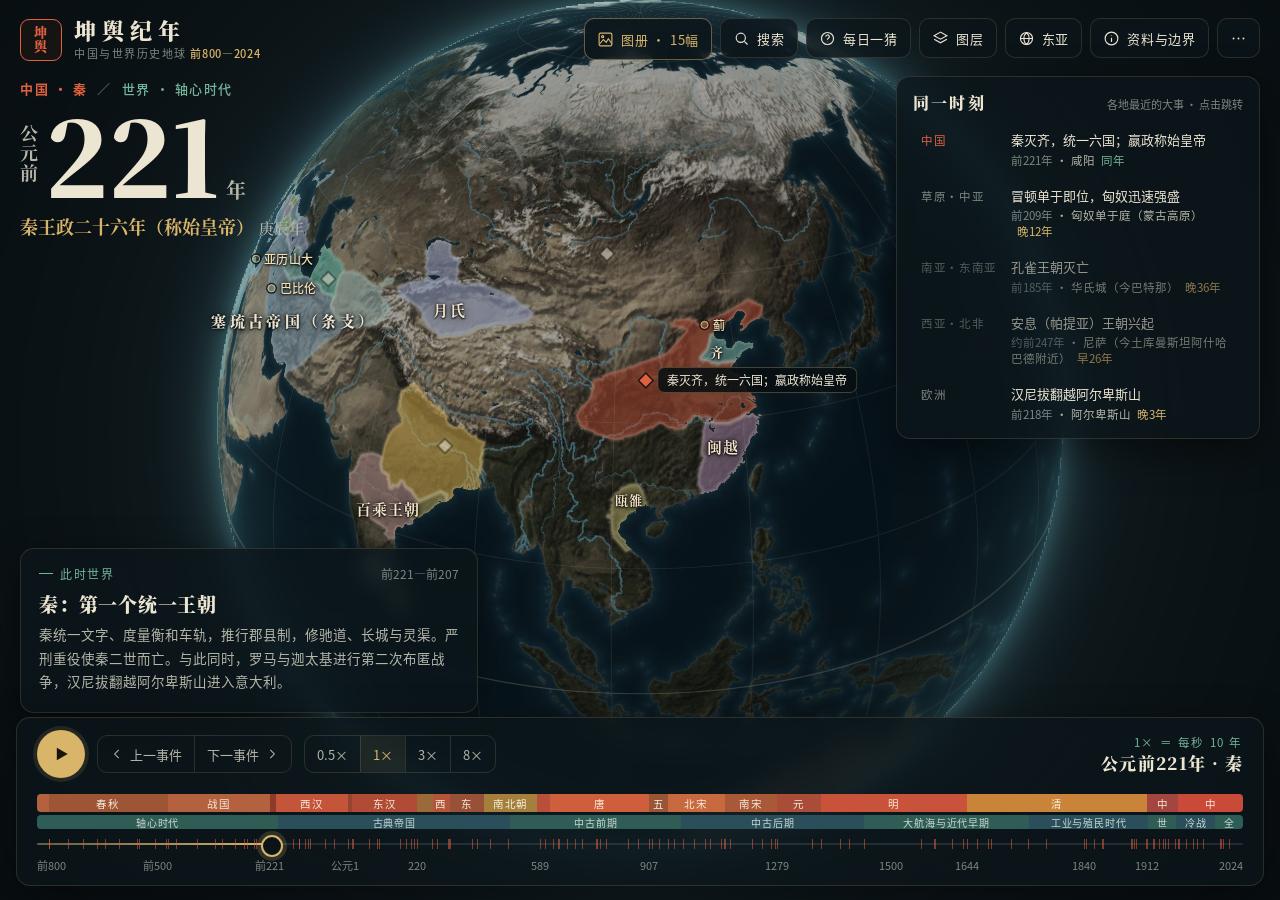
<file: index.html>
<!doctype html>
<html lang="zh-CN">
<head>
<meta charset="utf-8">
<meta name="viewport" content="width=device-width, initial-scale=1, viewport-fit=cover">
<title>坤舆纪年</title>
<meta name="description" content="以中国为主线的世界历史地球仪：公元前800年至2024年的政权疆域、中国纪年、同一时刻的世界大事，以及任意地点的归属履历。">
<meta property="og:title" content="坤舆纪年 · 中国与世界历史地球仪">
<meta property="og:description" content="转动地球，拖动时间轴，看同一时刻的世界。公元前800年—2024年。">
<meta property="og:image" content="assets/preview.jpg">
<meta name="theme-color" content="#0a1317">
<link rel="icon" href="assets/icon.svg" type="image/svg+xml">
<style>:root{padding-top:env(safe-area-inset-top,0px);padding-bottom:env(safe-area-inset-bottom,0px)}body{margin:0;font:14px system-ui}img{max-width:100%}[hidden]{display:none!important}</style>
<link rel="stylesheet" href="assets/fonts/fonts.css">
<style>
/* Layout: a full-bleed night globe; the year reads top-left like an atlas plate title, the timeline runs along the bottom edge as a scroll. */
:root {
  --ink: #0a1317;          /* 夜墨：页面底色 */
  --ink-2: #0f1b20;
  --panel: rgba(12, 22, 27, 0.80);
  --panel-solid: #101d22;
  --line: rgba(214, 186, 122, 0.16);
  --line-2: rgba(214, 186, 122, 0.30);
  --fg: #ece5d2;           /* 纸白 */
  --fg-2: #b5b6a8;
  --fg-3: #7d8681;
  --gold: #d9b56a;         /* 泥金：当前年份与强调 */
  --cinnabar: #e0603f;     /* 朱砂：中国主线 */
  --malachite: #74b39b;    /* 石绿：可操作元素 */
  --azurite: #5f8fb8;      /* 石青 */
  --shadow: 0 12px 40px rgba(0, 0, 0, 0.45);
  --serif: "Noto Serif SC", "Source Han Serif SC", "Songti SC", "STSong", serif;
  --sans: "Noto Sans SC", "Source Han Sans SC", "PingFang SC", "Microsoft YaHei", system-ui, sans-serif;
  color-scheme: dark;
}
html, body { height: 100%; }
body { background: var(--ink); color: var(--fg); font-family: var(--sans); overflow: hidden; -webkit-font-smoothing: antialiased; }
button { font: inherit; color: inherit; }
#app { position: fixed; inset: 0; }
#gl { position: absolute; inset: 0; width: 100%; height: 100%; display: block; touch-action: none; cursor: grab; }
#gl.dragging { cursor: grabbing; }
#labels { position: absolute; inset: 0; pointer-events: none; overflow: hidden; }
.lb { position: absolute; left: 0; top: 0; white-space: nowrap; font-family: var(--serif); color: var(--fg); text-shadow: 0 0 3px rgba(5,10,12,.95), 0 0 8px rgba(5,10,12,.8), 0 1px 2px rgba(0,0,0,.9); will-change: transform; transform: translate(-50%, -50%); }
.lb.pol { font-weight: 700; letter-spacing: .08em; }
.lb.pol.big { letter-spacing: .22em; font-weight: 900; }
.lb.cn { color: #f6e3c8; }
.lb.city { font-family: var(--sans); font-size: 11px; color: #e6d6ad; letter-spacing: .02em; display: flex; align-items: center; gap: 4px; transform: translate(-3px, -50%); }
.lb.city::before { content: ""; width: 5px; height: 5px; border-radius: 50%; background: var(--gold); box-shadow: 0 0 0 1.5px rgba(10,19,23,.85); flex: none; }
.lb.city.t1 { font-size: 12px; font-weight: 500; color: #f1dfb4; }
.lb.city.t1::before { width: 6px; height: 6px; background: transparent; border: 1.5px solid var(--gold); }

/* ---------- panels ---------- */
.panel { background: var(--panel); backdrop-filter: blur(10px) saturate(1.1); -webkit-backdrop-filter: blur(10px) saturate(1.1); border: 1px solid var(--line); border-radius: 14px; box-shadow: var(--shadow); }
.eyebrow { font-size: 11px; letter-spacing: .18em; color: var(--fg-3); text-transform: uppercase; }

.top-left { position: absolute; top: max(18px, env(safe-area-inset-top, 0px)); left: max(20px, env(safe-area-inset-left, 0px)); width: min(420px, calc(100vw - 40px)); display: flex; flex-direction: column; gap: 18px; pointer-events: none; }
.brand { display: flex; align-items: center; gap: 12px; pointer-events: auto; }
.seal { width: 40px; height: 40px; border-radius: 9px; border: 1.5px solid var(--cinnabar); color: var(--cinnabar); display: grid; place-items: center; font-family: var(--serif); font-weight: 900; font-size: 15px; line-height: 1; letter-spacing: 0; background: rgba(224,96,63,.06); flex: none; }
.seal span { display: block; writing-mode: vertical-rl; font-size: 13px; letter-spacing: .05em; }
.brand h1 { margin: 0; font-family: var(--serif); font-weight: 900; font-size: 22px; letter-spacing: .28em; line-height: 1.1; }
.brand p { margin: 3px 0 0; font-size: 11px; color: var(--fg-3); letter-spacing: .14em; }
.brand p b { color: var(--gold); font-weight: 500; letter-spacing: .06em; }

.yearbox { pointer-events: auto; }
.crumbs { display: flex; flex-wrap: wrap; align-items: baseline; gap: 6px 10px; font-size: 13px; letter-spacing: .12em; }
.crumbs .cn { color: var(--cinnabar); font-weight: 700; }
.crumbs .sep { color: var(--fg-3); }
.crumbs .wd { color: var(--malachite); font-weight: 500; }
.bigyear { display: flex; align-items: baseline; gap: 8px; margin-top: 6px; font-family: var(--serif); line-height: .95; }
.bigyear .pre { font-size: 18px; font-weight: 700; color: var(--fg-2); writing-mode: vertical-rl; letter-spacing: .1em; align-self: center; }
.bigyear .num { font-size: clamp(64px, 9vw, 104px); font-weight: 900; letter-spacing: -.01em; font-variant-numeric: tabular-nums lining-nums; color: var(--fg); }
.bigyear .unit { font-size: 20px; font-weight: 700; color: var(--fg-2); }
.reign { margin-top: 10px; font-family: var(--serif); font-size: 18px; font-weight: 700; color: var(--gold); line-height: 1.5; text-wrap: balance; }
.reign .gz { color: var(--fg-2); font-weight: 500; font-size: 15px; margin-left: .3em; white-space: nowrap; }
.coexist { margin-top: 4px; font-size: 12.5px; color: var(--fg-3); line-height: 1.6; max-width: 34em; }
.coexist b { color: var(--fg-2); font-weight: 500; }

/* card: 此时世界 */
.card { position: absolute; left: max(20px, env(safe-area-inset-left, 0px)); bottom: calc(var(--tl-h, 150px) + 18px); width: min(420px, calc(100vw - 40px)); padding: 16px 18px 18px; }
.card .head { display: flex; align-items: center; justify-content: space-between; gap: 10px; }
.card .tag { display: inline-flex; align-items: center; gap: 7px; font-size: 12px; color: var(--malachite); letter-spacing: .14em; }
.card .tag i { width: 14px; height: 1px; background: var(--malachite); display: inline-block; }
.card .range { font-size: 12px; color: var(--fg-3); font-variant-numeric: tabular-nums; }
.card h2 { margin: 8px 0 6px; font-family: var(--serif); font-size: 19px; font-weight: 900; letter-spacing: .04em; text-wrap: balance; }
.card p { margin: 0; font-size: 13.5px; line-height: 1.75; color: var(--fg-2); }

/* sync: 同一时刻 */
.sync { position: absolute; right: max(20px, env(safe-area-inset-right, 0px)); top: calc(max(18px, env(safe-area-inset-top, 0px)) + 58px); width: 340px; padding: 14px 6px 8px 16px; max-height: calc(100vh - var(--tl-h, 150px) - 120px); display: flex; flex-direction: column; }
.sync .head { display: flex; align-items: baseline; justify-content: space-between; padding-right: 10px; }
.sync h3 { margin: 0; font-family: var(--serif); font-size: 16px; font-weight: 900; letter-spacing: .14em; }
.sync .hint { font-size: 11px; color: var(--fg-3); }
.sync ol { list-style: none; margin: 8px 0 0; padding: 0 10px 0 0; overflow-y: auto; display: flex; flex-direction: column; gap: 2px; }
.ev { display: grid; grid-template-columns: 80px 1fr; gap: 2px 10px; width: 100%; text-align: left; background: none; border: 0; padding: 8px 8px; border-radius: 8px; cursor: pointer; }
.ev:hover, .ev:focus-visible { background: rgba(214,186,122,.07); outline: none; }
.ev:focus-visible { box-shadow: inset 0 0 0 1px var(--gold); }
.ev .rg { font-size: 11.5px; color: var(--fg-3); letter-spacing: .06em; padding-top: 2px; }
.ev .rg.cn { color: var(--cinnabar); }
.ev .tx { font-size: 13px; line-height: 1.5; color: var(--fg); }
.ev .yr { grid-column: 2; font-size: 11.5px; color: var(--fg-3); font-variant-numeric: tabular-nums; }
.ev .yr .d { color: var(--gold); margin-left: 6px; }
.ev.now .yr .d { color: var(--malachite); }
.ev.far { opacity: .62; }

/* toolbar */
.toolbar { position: absolute; top: max(18px, env(safe-area-inset-top, 0px)); right: max(20px, env(safe-area-inset-right, 0px)); display: flex; gap: 8px; }
.tbtn { height: 40px; min-width: 40px; padding: 0 12px; border-radius: 10px; border: 1px solid var(--line); background: var(--panel); backdrop-filter: blur(8px); -webkit-backdrop-filter: blur(8px); display: inline-flex; align-items: center; justify-content: center; gap: 7px; font-size: 13px; color: var(--fg); cursor: pointer; letter-spacing: .06em; }
.tbtn:hover { border-color: var(--line-2); }
.tbtn:focus-visible, .ctl:focus-visible, .chip:focus-visible { outline: 2px solid var(--gold); outline-offset: 2px; }
.tbtn[aria-pressed="true"] { border-color: var(--gold); color: var(--gold); }
.tbtn svg { width: 17px; height: 17px; stroke: currentColor; fill: none; stroke-width: 1.6; }

.gallerylink { text-decoration:none; color:var(--gold); border-color:rgba(199,166,106,.5); }
/* layers */
.layers { position: absolute; top: calc(max(18px, env(safe-area-inset-top, 0px)) + 52px); right: max(20px, env(safe-area-inset-right, 0px)); width: 320px; padding: 16px 18px; z-index: 5; max-height: calc(100vh - var(--tl-h,150px) - 100px); overflow-y: auto; }
.layers h3, .place h3 { margin: 0 0 4px; font-family: var(--serif); font-size: 16px; font-weight: 900; letter-spacing: .12em; }
.row { display: flex; align-items: center; justify-content: space-between; gap: 12px; padding: 10px 0; border-bottom: 1px solid var(--line); font-size: 13.5px; }
.row:last-of-type { border-bottom: 0; }
.row small { display: block; color: var(--fg-3); font-size: 11.5px; margin-top: 2px; line-height: 1.45; }
.sw { appearance: none; -webkit-appearance: none; width: 36px; height: 20px; border-radius: 20px; background: #26343a; position: relative; cursor: pointer; flex: none; transition: background .2s; }
.sw::after { content: ""; position: absolute; top: 3px; left: 3px; width: 14px; height: 14px; border-radius: 50%; background: var(--fg-2); transition: transform .2s, background .2s; }
.sw:checked { background: rgba(116,179,155,.45); }
.sw:checked::after { transform: translateX(16px); background: var(--fg); }
.sw:focus-visible { outline: 2px solid var(--gold); outline-offset: 2px; }
input[type="range"].op { width: 100%; accent-color: var(--malachite); }
.legend { margin-top: 10px; display: grid; grid-template-columns: 1fr 1fr; gap: 6px 10px; font-size: 12px; color: var(--fg-2); }
.legend span { display: flex; align-items: center; gap: 7px; }
.legend i { width: 12px; height: 12px; border-radius: 3px; flex: none; }
.legend-note { margin-top: 10px; font-size: 11.5px; color: var(--fg-3); line-height: 1.6; }

/* place */
.place { position: absolute; right: max(20px, env(safe-area-inset-right, 0px)); top: calc(max(18px, env(safe-area-inset-top, 0px)) + 52px); width: 340px; padding: 16px 8px 10px 18px; z-index: 6; max-height: calc(100vh - var(--tl-h,150px) - 100px); display: flex; flex-direction: column; }
.place .x { position: absolute; top: 10px; right: 10px; width: 30px; height: 30px; border-radius: 8px; border: 0; background: none; color: var(--fg-2); cursor: pointer; font-size: 18px; line-height: 1; }
.place .x:hover { color: var(--fg); background: rgba(255,255,255,.05); }
.place .coord { font-size: 12px; color: var(--fg-3); font-variant-numeric: tabular-nums; padding-right: 32px; }
.place .now { margin: 10px 10px 4px 0; padding: 10px 12px; border-radius: 10px; background: rgba(214,186,122,.06); border: 1px solid var(--line); font-size: 13px; color: var(--fg-2); }
.place .now b { font-family: var(--serif); font-size: 17px; color: var(--fg); font-weight: 900; letter-spacing: .06em; }
.place .now .mem { display: block; margin-top: 3px; font-size: 12px; color: var(--fg-3); }
.place .note { margin: 6px 10px 2px 0; font-size: 11.5px; line-height: 1.65; color: var(--fg-3); border-left: 2px solid var(--gold); padding-left: 9px; }
.place ol { list-style: none; margin: 8px 0 0; padding: 0 10px 0 0; overflow-y: auto; }
.hist { display: grid; grid-template-columns: 10px 1fr auto; align-items: baseline; gap: 10px; width: 100%; background: none; border: 0; text-align: left; padding: 6px 6px; border-radius: 7px; cursor: pointer; font-size: 13px; color: var(--fg-2); }
.hist i { width: 10px; height: 10px; border-radius: 2px; align-self: center; }
.hist .y { font-size: 11.5px; color: var(--fg-3); font-variant-numeric: tabular-nums; white-space: nowrap; }
.hist:hover { background: rgba(214,186,122,.07); color: var(--fg); }
.hist.cur { color: var(--fg); background: rgba(214,186,122,.10); }
.hist.cur .y { color: var(--gold); }
.empty { font-size: 12.5px; color: var(--fg-3); line-height: 1.7; padding: 8px 10px 8px 0; }

/* tooltip */
.tip { position: absolute; pointer-events: none; padding: 6px 10px; border-radius: 8px; background: rgba(8,15,18,.92); border: 1px solid var(--line-2); font-size: 12.5px; color: var(--fg); transform: translate(14px, 14px); white-space: nowrap; z-index: 7; }
.tip b { font-family: var(--serif); font-weight: 900; letter-spacing: .05em; }
.tip span { color: var(--fg-3); margin-left: 8px; font-variant-numeric: tabular-nums; }

/* ---------- timeline ---------- */
.timeline { position: absolute; left: max(16px, env(safe-area-inset-left, 0px)); right: max(16px, env(safe-area-inset-right, 0px)); bottom: max(14px, env(safe-area-inset-bottom, 0px)); padding: 12px 20px 12px; }
.tl-top { display: flex; align-items: center; gap: 12px; flex-wrap: wrap; }
.play { width: 48px; height: 48px; border-radius: 50%; border: 0; background: var(--gold); color: #1a1408; display: grid; place-items: center; cursor: pointer; flex: none; box-shadow: 0 0 0 4px rgba(217,181,106,.12); }
.play svg { width: 20px; height: 20px; fill: currentColor; }
.play:focus-visible { outline: 2px solid var(--fg); outline-offset: 3px; }
.ctlgroup { display: inline-flex; border: 1px solid var(--line); border-radius: 10px; overflow: hidden; }
.ctl { height: 36px; padding: 0 12px; background: none; border: 0; color: var(--fg-2); cursor: pointer; font-size: 13px; display: inline-flex; align-items: center; gap: 6px; }
.ctl + .ctl { border-left: 1px solid var(--line); }
.ctl:hover { color: var(--fg); background: rgba(255,255,255,.03); }
.ctl[aria-pressed="true"] { color: var(--gold); background: rgba(217,181,106,.08); }
.ctl svg { width: 14px; height: 14px; stroke: currentColor; fill: none; stroke-width: 1.8; }
.tl-now { margin-left: auto; text-align: right; min-width: 0; }
.tl-now .a { font-size: 11.5px; color: var(--malachite); letter-spacing: .14em; }
.tl-now .b { font-family: var(--serif); font-size: 17px; font-weight: 900; letter-spacing: .08em; white-space: nowrap; overflow: hidden; text-overflow: ellipsis; }
.track-wrap { position: relative; margin-top: 12px; padding-top: 4px; touch-action: none; cursor: pointer; user-select: none; -webkit-user-select: none; }
.band { position: relative; height: 18px; border-radius: 4px; overflow: hidden; }
.band + .band { margin-top: 3px; }
.band .seg { position: absolute; top: 0; bottom: 0; display: flex; align-items: center; justify-content: center; overflow: hidden; font-size: 10.5px; letter-spacing: .08em; color: rgba(255,248,232,.92); white-space: nowrap; }
.band.wd { height: 14px; }
.band.wd .seg { font-size: 10px; color: rgba(230,240,235,.85); }
.rail { position: relative; height: 22px; margin-top: 4px; }
.rail .line { position: absolute; left: 0; right: 0; top: 10px; height: 2px; background: rgba(255,255,255,.10); border-radius: 2px; }
.rail .fill { position: absolute; left: 0; top: 10px; height: 2px; background: linear-gradient(90deg, rgba(217,181,106,.35), var(--gold)); border-radius: 2px; }
.rail .evt { position: absolute; top: 6px; width: 1px; height: 10px; background: rgba(224,96,63,.55); }
.rail .knob { position: absolute; top: 11px; width: 18px; height: 18px; margin: -9px 0 0 -9px; border-radius: 50%; background: var(--ink); border: 2px solid var(--gold); box-shadow: 0 0 0 4px rgba(217,181,106,.18); }
.track-wrap:focus-visible { outline: 2px solid var(--gold); outline-offset: 4px; border-radius: 6px; }
.ticks { position: relative; height: 16px; margin-top: 2px; font-size: 11px; color: var(--fg-3); font-variant-numeric: tabular-nums; }
.ticks span { position: absolute; transform: translateX(-50%); white-space: nowrap; }
.ticks span:first-child { transform: none; }
.ticks span:last-child { transform: translateX(-100%); }

/* ---------- about ---------- */
.about-back { position: absolute; inset: 0; background: rgba(4,8,10,.62); z-index: 20; display: flex; align-items: flex-start; justify-content: center; overflow-y: auto; padding-block: max(24px, env(safe-area-inset-top, 0px)) 24px; padding-left: max(16px, env(safe-area-inset-left, 0px)); padding-right: max(16px, env(safe-area-inset-right, 0px)); }
.about { position: relative; width: min(860px, 100%); background: var(--panel-solid); padding: 28px 32px 26px; border-radius: 16px; border: 1px solid var(--line); box-shadow: var(--shadow); }
.about .x { position: absolute; top: 14px; right: 14px; width: 36px; height: 36px; border-radius: 9px; border: 0; background: none; color: var(--fg-2); cursor: pointer; font-size: 22px; }
.about .x:hover { background: rgba(255,255,255,.05); color: var(--fg); }
.about h2 { margin: 6px 0 0; font-family: var(--serif); font-size: 26px; font-weight: 900; letter-spacing: .1em; }
.about .lead { margin: 18px 0 6px; padding-top: 18px; border-top: 1px solid var(--line); }
.about .lead b { display: block; font-family: var(--serif); color: var(--gold); font-size: 16px; margin-bottom: 6px; }
.about .lead p { margin: 0; color: var(--fg-2); font-size: 14px; line-height: 1.8; max-width: 46em; }
.about dl { margin: 10px 0 0; }
.about .item { display: grid; grid-template-columns: 9em 1fr; gap: 6px 24px; padding: 16px 0; border-top: 1px solid var(--line); }
.about dt { font-family: var(--serif); font-weight: 700; font-size: 14.5px; }
.about dd { margin: 0; font-size: 13.5px; line-height: 1.85; color: var(--fg-2); min-width: 0; }
.about dd b { color: var(--fg); font-weight: 500; }
.about .links { display: flex; flex-wrap: wrap; gap: 10px 18px; padding-top: 16px; border-top: 1px solid var(--line); }
.about .links a { color: var(--malachite); font-size: 13px; text-decoration: none; }
.about .links a:hover { text-decoration: underline; }
.about .foot { margin-top: 16px; font-size: 12px; color: var(--fg-3); }

/* ---------- events on the globe ---------- */
.evm { position: absolute; left: 0; top: 0; pointer-events: auto; background: none; border: 0; padding: 0; margin: 0; cursor: pointer; display: flex; align-items: center; gap: 7px; white-space: nowrap; font-family: var(--sans); color: #f3ead6; will-change: transform; }
.evm i { width: 9px; height: 9px; flex: none; position: relative; transform: rotate(45deg); background: #f3ead6; box-shadow: 0 0 0 1.5px rgba(10,19,23,.9), 0 0 9px rgba(243,234,214,.55); }
.evm.cn { color: var(--cinnabar); }
.evm.cn i { background: var(--cinnabar); box-shadow: 0 0 0 1.5px rgba(10,19,23,.9), 0 0 10px rgba(224,96,63,.8); }
.evm.far { opacity: .5; }
.evm span { display: none; font-size: 12px; line-height: 1; padding: 6px 9px; border-radius: 7px; background: rgba(8,15,18,.88); border: 1px solid var(--line-2); color: var(--fg); max-width: 26em; overflow: hidden; text-overflow: ellipsis; }
.evm.r span, .evm.l span { display: block; }
.evm.l { flex-direction: row-reverse; }
.evm.hot i::after { content: ""; position: absolute; inset: -7px; border: 1.5px solid currentColor; border-radius: 50%; opacity: 0; animation: evpulse 1.8s ease-out infinite; }
@keyframes evpulse { 0% { transform: scale(.35); opacity: .9; } 100% { transform: scale(1.5); opacity: 0; } }
.ev .yr .pl { color: var(--fg-2); }
.ev .yr .d { white-space: nowrap; }

/* ---------- search ---------- */
.search { position: absolute; top: max(18px, env(safe-area-inset-top, 0px)); left: 50%; transform: translateX(-50%); width: min(560px, calc(100vw - 24px)); z-index: 12; padding: 10px; display: flex; flex-direction: column; max-height: calc(100vh - var(--tl-h, 150px) - 60px); }
.search .q { display: flex; align-items: center; gap: 8px; padding: 0 6px 0 10px; height: 44px; border-radius: 10px; background: rgba(255,255,255,.05); border: 1px solid var(--line); }
.search .q:focus-within { border-color: var(--gold); }
.search .q svg { width: 18px; height: 18px; stroke: var(--fg-3); fill: none; stroke-width: 1.7; flex: none; }
.search input { flex: 1; min-width: 0; height: 100%; background: none; border: 0; outline: none; color: var(--fg); font: 15px var(--sans); }
.search input::placeholder { color: var(--fg-3); }
.search .x { width: 32px; height: 32px; border-radius: 8px; border: 0; background: none; color: var(--fg-2); cursor: pointer; font-size: 18px; flex: none; }
.search .x:hover { color: var(--fg); background: rgba(255,255,255,.05); }
.search ol { list-style: none; margin: 8px 0 0; padding: 0; overflow-y: auto; }
.sr { display: grid; grid-template-columns: 44px 1fr; align-items: baseline; gap: 2px 10px; width: 100%; text-align: left; background: none; border: 0; padding: 8px; border-radius: 8px; cursor: pointer; }
.sr:hover, .sr.on { background: rgba(214,186,122,.09); }
.sr .tg { font-size: 11px; color: var(--malachite); letter-spacing: .08em; }
.sr .tg.cn { color: var(--cinnabar); }
.sr .nm { font-family: var(--serif); font-weight: 700; font-size: 15px; color: var(--fg); }
.sr .sub { grid-column: 2; font-size: 12px; color: var(--fg-3); font-variant-numeric: tabular-nums; line-height: 1.5; }
.search .hint { margin: 10px 4px 4px; font-size: 12px; color: var(--fg-3); line-height: 1.9; }
.chip { display: inline-block; margin: 0 6px 6px 0; padding: 3px 10px; border-radius: 20px; border: 1px solid var(--line-2); background: none; color: var(--fg-2); font-size: 12.5px; cursor: pointer; }
.chip:hover { color: var(--fg); border-color: var(--gold); }

/* ---------- more menu / favourites ---------- */
.menu { position: absolute; top: calc(max(18px, env(safe-area-inset-top, 0px)) + 52px); right: max(20px, env(safe-area-inset-right, 0px)); width: 300px; padding: 8px; z-index: 6; max-height: calc(100vh - var(--tl-h,150px) - 100px); overflow-y: auto; }
.mi { display: flex; align-items: center; gap: 10px; width: 100%; padding: 10px 10px; border: 0; background: none; border-radius: 8px; text-align: left; font-size: 13.5px; color: var(--fg); cursor: pointer; text-decoration: none; }
.mi:hover { background: rgba(214,186,122,.08); }
.mi small { margin-left: auto; color: var(--fg-3); font-size: 11.5px; }
.mi svg { width: 17px; height: 17px; stroke: var(--fg-2); fill: none; stroke-width: 1.6; flex: none; }
.menu h4 { margin: 8px 10px 4px; padding-top: 10px; border-top: 1px solid var(--line); font-size: 11px; font-weight: 500; letter-spacing: .16em; color: var(--fg-3); }
.fav { display: flex; align-items: center; }
.fav .mi { font-size: 13px; padding: 8px 10px; color: var(--fg-2); min-width: 0; }
.fav .mi span { overflow: hidden; text-overflow: ellipsis; white-space: nowrap; }
.fav .del { width: 30px; height: 30px; flex: none; border: 0; background: none; color: var(--fg-3); border-radius: 7px; cursor: pointer; font-size: 16px; }
.fav .del:hover { color: var(--cinnabar); background: rgba(255,255,255,.05); }
.narrow { display: none; }
.pbtn { margin: 8px 10px 2px 0; height: 34px; padding: 0 12px; border-radius: 9px; border: 1px solid var(--line-2); background: none; color: var(--malachite); font-size: 12.5px; cursor: pointer; align-self: flex-start; flex: none; }
.pbtn:hover { border-color: var(--malachite); }
.toast { position: absolute; left: 50%; bottom: calc(var(--tl-h, 150px) + 34px); transform: translateX(-50%); padding: 9px 16px; border-radius: 22px; background: rgba(8,15,18,.94); border: 1px solid var(--line-2); font-size: 13px; color: var(--fg); z-index: 40; pointer-events: none; opacity: 0; transition: opacity .25s; white-space: nowrap; max-width: calc(100vw - 32px); overflow: hidden; text-overflow: ellipsis; }
.toast.on { opacity: 1; }

/* ---------- daily guess ---------- */
.guesshead { pointer-events: none; text-shadow: 0 0 3px rgba(5,10,12,.95), 0 0 9px rgba(5,10,12,.85), 0 1px 2px rgba(0,0,0,.9); }
.guesshead h2 { margin: 8px 0 6px; font-family: var(--serif); font-weight: 900; font-size: clamp(26px, 3.4vw, 38px); letter-spacing: .06em; line-height: 1.2; }
.guesshead p { margin: 0; font-size: 13px; line-height: 1.75; color: var(--fg-2); max-width: 30em; }
.guesshead .eyebrow { color: var(--gold); }
.tries { list-style: none; margin: 12px 0 0; padding: 0; display: flex; flex-direction: column; gap: 5px; }
.tries li { display: flex; align-items: center; gap: 9px; font-size: 13px; color: var(--fg-2); font-variant-numeric: tabular-nums; }
.tries li b { font-family: var(--serif); font-weight: 700; color: var(--fg); min-width: 6.2em; }
.tries i, .gmark { width: 12px; height: 12px; border-radius: 3px; flex: none; background: #7a2f2a; }
.tries i.k1, .gmark.k1 { background: #c0672f; } .tries i.k2, .gmark.k2 { background: #d9b56a; } .tries i.k3, .gmark.k3 { background: #74b39b; } .tries i.k4, .gmark.k4 { background: #f3ead6; box-shadow: 0 0 0 2px var(--malachite); }
.tl-guess { display: flex; align-items: center; gap: 12px; flex-wrap: wrap; }
.gyear { min-width: 9.5em; text-align: center; line-height: 1.2; }
.gyear b { display: block; font-family: var(--serif); font-size: 22px; font-weight: 900; font-variant-numeric: tabular-nums; letter-spacing: .04em; }
.gyear span { font-size: 11.5px; color: var(--cinnabar); letter-spacing: .12em; }
.gbtn { height: 40px; padding: 0 18px; border-radius: 10px; border: 0; background: var(--gold); color: #1a1408; font-size: 14px; font-weight: 700; cursor: pointer; letter-spacing: .06em; }
.gbtn:disabled { opacity: .45; cursor: default; }
.gbtn.ghost { background: none; color: var(--fg); border: 1px solid var(--line-2); font-weight: 500; }
.gbtn:focus-visible { outline: 2px solid var(--fg); outline-offset: 2px; }
.tl-guess .sp { margin-left: auto; }
.gmark { position: absolute; top: 5px; margin-left: -6px; }
.gcard { position: relative; width: min(520px, 100%); background: var(--panel-solid); padding: 26px 28px 24px; border-radius: 16px; border: 1px solid var(--line); box-shadow: var(--shadow); margin-top: 6vh; }
.gcard .x, .hcard .x { position: absolute; top: 12px; right: 12px; width: 36px; height: 36px; border-radius: 9px; border: 0; background: none; color: var(--fg-2); cursor: pointer; font-size: 22px; }
.gcard .x:hover, .hcard .x:hover { background: rgba(255,255,255,.05); color: var(--fg); }
.gcard h2, .hcard h2 { margin: 6px 0 0; font-family: var(--serif); font-size: 26px; font-weight: 900; letter-spacing: .08em; }
.gans { margin: 16px 0 0; padding: 14px 16px; border-radius: 12px; background: rgba(214,186,122,.07); border: 1px solid var(--line); }
.gans b { display: block; font-family: var(--serif); font-size: 30px; font-weight: 900; font-variant-numeric: tabular-nums; }
.gans span { font-family: var(--serif); font-weight: 700; color: var(--gold); font-size: 15px; }
.gcard p { margin: 12px 0 0; font-size: 13px; line-height: 1.75; color: var(--fg-2); }
.gcard p b { color: var(--fg); font-family: var(--serif); }
.gstats { margin-top: 14px; padding-top: 12px; border-top: 1px solid var(--line); font-size: 12.5px; color: var(--fg-3); }
.gbtns { display: flex; flex-wrap: wrap; gap: 10px; margin-top: 18px; }

/* ---------- hometown poster ---------- */
.hcard { position: relative; width: min(620px, 100%); background: var(--panel-solid); padding: 26px 28px 24px; border-radius: 16px; border: 1px solid var(--line); box-shadow: var(--shadow); }
.hcard p { margin: 10px 0 0; font-size: 13px; line-height: 1.75; color: var(--fg-2); }
.hcard label { display: block; margin: 16px 0 6px; font-size: 12px; color: var(--fg-3); letter-spacing: .1em; }
.hcard input[type="text"], .hcard input[type="number"] { width: 100%; box-sizing: border-box; height: 42px; padding: 0 12px; border-radius: 10px; border: 1px solid var(--line-2); background: rgba(255,255,255,.04); color: var(--fg); font: 15px var(--sans); outline: none; }
.hcard input:focus { border-color: var(--gold); }
.hrow { display: grid; grid-template-columns: 1fr 1fr; gap: 0 14px; }
.hsug { display: flex; flex-wrap: wrap; margin-top: 8px; min-height: 4px; }
.hpick { margin-top: 6px; font-size: 13px; color: var(--gold); min-height: 1.4em; }
.hcard .small { font-size: 11.5px; color: var(--fg-3); line-height: 1.7; }
.hout { margin-top: 18px; }
.hout img { display: block; width: 100%; border-radius: 10px; border: 1px solid var(--line); }

body.guessing .yearbox, body.guessing .card, body.guessing .sync, body.guessing .mtabs, body.guessing .toolbar, body.guessing .tl-top,
body.guessing .place, body.guessing .layers, body.guessing .menu, body.guessing .search { display: none !important; }
body:not(.guessing) .guesshead, body:not(.guessing) .tl-guess, body:not(.guessing) #gMarks { display: none !important; }

/* loading / error */
.loading { position: absolute; inset: 0; display: grid; place-items: center; background: var(--ink); z-index: 30; transition: opacity .5s; }
.loading.done { opacity: 0; pointer-events: none; }
.loading .box { text-align: center; }
.loading .t { font-family: var(--serif); font-size: 26px; font-weight: 900; letter-spacing: .4em; padding-left: .4em; }
.loading .s { margin-top: 14px; font-size: 12.5px; color: var(--fg-3); letter-spacing: .1em; font-variant-numeric: tabular-nums; }
.loading .bar { margin: 14px auto 0; width: 200px; height: 2px; background: rgba(255,255,255,.08); border-radius: 2px; overflow: hidden; }
.loading .bar i { display: block; height: 100%; width: 0; background: var(--gold); transition: width .2s; }

/* mobile tabs for card/sync */
.mtabs { display: none; }

@media (max-width: 1180px) {
  .tbtn .lbl { display: none; }
}
@media (max-width: 1100px) {
  .sync { width: 300px; }
}
@media (max-width: 860px) {
  .top-left { gap: 10px; width: calc(100vw - 32px); left: max(16px, env(safe-area-inset-left, 0px)); top: max(12px, env(safe-area-inset-top, 0px)); }
  .brand h1 { font-size: 18px; }
  .brand p { display: none; }
  .seal { width: 34px; height: 34px; }
  .bigyear .num { font-size: 56px; }
  .bigyear .pre { font-size: 14px; }
  .bigyear .unit { font-size: 16px; }
  .reign { font-size: 15px; margin-top: 6px; }
  .coexist { display: none; }
  .toolbar { top: max(12px, env(safe-area-inset-top, 0px)); right: max(16px, env(safe-area-inset-right, 0px)); gap: 6px; }
  .tbtn .lbl { display: none; }
  .tbtn { height: 36px; min-width: 36px; padding: 0 9px; }
  .card, .sync { display: none; }
  .mtabs { display: block; position: absolute; left: max(12px, env(safe-area-inset-left, 0px)); right: max(12px, env(safe-area-inset-right, 0px)); bottom: calc(var(--tl-h, 150px) + 10px); padding: 0; overflow: hidden; }
  .mtabs .tabs { display: flex; border-bottom: 1px solid var(--line); }
  .mtabs .tabs button { flex: 1; height: 38px; background: none; border: 0; color: var(--fg-3); font-size: 13px; letter-spacing: .1em; cursor: pointer; }
  .mtabs .tabs button[aria-selected="true"] { color: var(--gold); box-shadow: inset 0 -2px 0 var(--gold); }
  .mtabs .tabs .fold { flex: 0 0 44px; font-size: 16px; color: var(--fg-2); }
  .mtabs .body { padding: 10px 14px 12px; max-height: 32vh; overflow-y: auto; }
  .mtabs.folded .body { display: none; }
  .mtabs h2 { margin: 0 0 4px; font-family: var(--serif); font-size: 16px; font-weight: 900; }
  .mtabs p { margin: 0; font-size: 13px; line-height: 1.7; color: var(--fg-2); }
  .mtabs ol { list-style: none; margin: 0; padding: 0; }
  .layers, .place, .menu { left: max(12px, env(safe-area-inset-left, 0px)); right: max(12px, env(safe-area-inset-right, 0px)); width: auto; top: auto; bottom: calc(var(--tl-h, 150px) + 10px); max-height: 52vh; }
  .tbtn.wide { display: none; }
  .narrow { display: flex; }
  .search { top: max(8px, env(safe-area-inset-top, 0px)); max-height: 62vh; }
  .evm span { max-width: 10.5em; }
  .guesshead h2 { font-size: 24px; margin: 4px 0 4px; }
  .guesshead p { font-size: 12px; line-height: 1.6; }
  .tries { margin-top: 8px; gap: 2px 14px; flex-direction: row; flex-wrap: wrap; }
  .tries li { font-size: 12px; gap: 6px; }
  .tries li b { min-width: 0; }
  .tries li span { color: var(--fg); }
  .guesshead .tries .lg { display: none; }
  .tl-guess { gap: 8px; }
  .tl-guess .ctl { padding: 0 9px; }
  .gyear { min-width: 7.2em; order: -1; flex: 1 0 100%; display: flex; align-items: baseline; justify-content: center; gap: 10px; }
  .gyear b { font-size: 20px; }
  .gbtn { height: 36px; padding: 0 14px; font-size: 13px; }
  .gcard, .hcard { padding: 22px 18px 20px; }
  .gcard { margin-top: 2vh; }
  .hrow { grid-template-columns: 1fr; }
  .timeline { left: max(8px, env(safe-area-inset-left, 0px)); right: max(8px, env(safe-area-inset-right, 0px)); bottom: max(8px, env(safe-area-inset-bottom, 0px)); padding: 10px 12px 8px; }
  .play { width: 42px; height: 42px; }
  .tl-now { display: none; }
  .ctl { padding: 0 10px; height: 34px; }
  .band .seg { font-size: 9.5px; letter-spacing: 0; }
  .band.wd { display: none; }
  .about { padding: 22px 18px; }
  .about .item { grid-template-columns: 1fr; gap: 4px; }
}
@media (prefers-reduced-motion: reduce) {
  .loading, .sw, .sw::after, .toast { transition: none; }
  .evm.hot i::after { animation: none; opacity: .7; }
}
</style>
</head>
<body>
<div id="app">
  <canvas id="gl" aria-label="可拖动旋转的历史地球；点击任意地点查看归属履历"></canvas>
  <div id="labels" aria-hidden="true"></div>
  <div class="tip" id="tip" hidden></div>

  <div class="top-left">
    <div class="brand">
      <div class="seal" aria-hidden="true"><span>坤舆</span></div>
      <div>
        <h1>坤舆纪年</h1>
        <p>中国与世界历史地球 <b>前800—2024</b></p>
      </div>
    </div>
    <section class="yearbox" aria-live="polite">
      <div class="crumbs"><span class="cn" id="pCn">战国</span><span class="sep">／</span><span class="wd" id="pWd">轴心时代</span></div>
      <div class="bigyear"><span class="pre" id="yPre">公元前</span><span class="num" id="yNum">221</span><span class="unit">年</span></div>
      <div class="reign" id="reign"></div>
      <div class="coexist" id="coexist"></div>
    </section>
    <section class="guesshead" id="guessHead" aria-live="polite">
      <div class="eyebrow" id="gTitle">每日一猜</div>
      <h2>这是哪一年的世界？</h2>
      <p id="gTip"></p>
      <ol class="tries" id="gTries"></ol>
    </section>
  </div>

  <div class="toolbar">
    <a class="tbtn wide gallerylink" href="time-windows.html" title="时空图册 · 15幅城市生活" aria-label="打开时空图册，15幅城市生活"><svg viewBox="0 0 24 24"><rect x="3" y="3" width="18" height="18" rx="2"/><circle cx="8" cy="8" r="1.5"/><path d="m4 18 5-6 4 4 3-5 5 7"/></svg><span>图册<span class="lbl"> · 15幅</span></span></a>
    <button class="tbtn" id="bSearch" type="button" title="搜索年份、年号、政权、城市、大事（快捷键 /）"><svg viewBox="0 0 24 24"><circle cx="11" cy="11" r="6.5"/><path d="m16 16 4.5 4.5"/></svg><span class="lbl">搜索</span></button>
    <button class="tbtn" id="bGuess" type="button" title="每日一猜：看疆域猜年份"><svg viewBox="0 0 24 24"><circle cx="12" cy="12" r="8.5"/><path d="M9.6 9.4a2.5 2.5 0 1 1 3.6 2.3c-.8.4-1.2 1-1.2 1.9M12 16.6v.4"/></svg><span class="lbl">每日一猜</span></button>
    <button class="tbtn" id="bLayers" type="button" aria-pressed="false" title="图层"><svg viewBox="0 0 24 24"><path d="M12 3 3 8l9 5 9-5-9-5z"/><path d="m3 13 9 5 9-5"/></svg><span class="lbl">图层</span></button>
    <button class="tbtn wide" id="bHome" type="button" title="回到东亚视角"><svg viewBox="0 0 24 24"><circle cx="12" cy="12" r="8.5"/><path d="M3.5 12h17M12 3.5c2.6 2.4 3.8 5.2 3.8 8.5s-1.2 6.1-3.8 8.5c-2.6-2.4-3.8-5.2-3.8-8.5s1.2-6.1 3.8-8.5z"/></svg><span class="lbl">东亚</span></button>
    <button class="tbtn wide" id="bAbout" type="button" title="资料与边界"><svg viewBox="0 0 24 24"><circle cx="12" cy="12" r="9"/><path d="M12 11v6M12 7.5v.5"/></svg><span class="lbl">资料与边界</span></button>
    <button class="tbtn" id="bMore" type="button" aria-pressed="false" title="收藏、分享、家乡长图等"><svg viewBox="0 0 24 24"><path d="M5 12h.01M12 12h.01M19 12h.01" stroke-width="2.6" stroke-linecap="round"/></svg></button>
  </div>

  <div class="search panel" id="search" hidden role="dialog" aria-label="搜索">
    <div class="q"><svg viewBox="0 0 24 24"><circle cx="11" cy="11" r="6.5"/><path d="m16 16 4.5 4.5"/></svg><input id="sQ" type="text" inputmode="search" autocomplete="off" spellcheck="false" placeholder="年份、年号、政权、城市、大事…" aria-label="搜索"><button class="x" type="button" id="sX" aria-label="关闭搜索">×</button></div>
    <ol id="sList"></ol>
    <div class="hint" id="sHint">试试：<button class="chip" type="button">贞观三年</button><button class="chip" type="button">甲午</button><button class="chip" type="button">前221</button><button class="chip" type="button">拜占庭</button><button class="chip" type="button">长安</button><button class="chip" type="button">郑州</button><button class="chip" type="button">赤壁</button><br>年号会换算成公元年；城市古称和今天的地名都能搜。</div>
  </div>

  <div class="menu panel" id="more" hidden>
    <button class="mi" id="mFav" type="button"><svg viewBox="0 0 24 24"><path d="m12 4 2.4 5 5.4.7-4 3.8 1 5.4-4.8-2.6-4.8 2.6 1-5.4-4-3.8 5.4-.7z"/></svg>收藏当前画面</button>
    <button class="mi" id="mShare" type="button"><svg viewBox="0 0 24 24"><path d="M10 14a4 4 0 0 0 5.7 0l3-3a4 4 0 0 0-5.7-5.7l-1 1M14 10a4 4 0 0 0-5.7 0l-3 3a4 4 0 0 0 5.7 5.7l1-1"/></svg>复制当前画面的链接</button>
    <button class="mi" id="mPoster" type="button"><svg viewBox="0 0 24 24"><path d="M6 3.5h12v17H6zM9 8h6M9 11.5h6M9 15h4"/></svg>家乡三千年<small>生成长图</small></button>
    <a class="mi narrow" href="time-windows.html"><svg viewBox="0 0 24 24"><rect x="3" y="3" width="18" height="18" rx="2"/><circle cx="8" cy="8" r="1.5"/><path d="m4 18 5-6 4 4 3-5 5 7"/></svg>时空图册<small>15 幅城市生活</small></a>
    <button class="mi narrow" id="mEast" type="button"><svg viewBox="0 0 24 24"><circle cx="12" cy="12" r="8.5"/><path d="M3.5 12h17M12 3.5c2.6 2.4 3.8 5.2 3.8 8.5s-1.2 6.1-3.8 8.5c-2.6-2.4-3.8-5.2-3.8-8.5s1.2-6.1 3.8-8.5z"/></svg>回到东亚视角</button>
    <button class="mi" id="bFull" type="button"><svg viewBox="0 0 24 24"><path d="M4 9V4h5M20 9V4h-5M4 15v5h5M20 15v5h-5"/></svg>全屏</button>
    <button class="mi narrow" id="mAbout" type="button"><svg viewBox="0 0 24 24"><circle cx="12" cy="12" r="9"/><path d="M12 11v6M12 7.5v.5"/></svg>资料与边界</button>
    <a class="mi" href="https://wanglu2016.github.io/kunyu-jinian/video.html" target="_blank" rel="noopener"><svg viewBox="0 0 24 24"><path d="M4 6h11v12H4zM15 10.5l5-3v9l-5-3"/></svg>使用讲解视频<small>↗</small></a>
    <h4>我的收藏</h4>
    <div id="favList"></div>
  </div>

  <aside class="sync panel" id="sync" aria-label="同一时刻">
    <div class="head"><h3>同一时刻</h3><span class="hint">各地最近的大事 · 点击跳转</span></div>
    <ol id="syncList"></ol>
  </aside>

  <article class="card panel" id="card">
    <div class="head"><span class="tag"><i></i>此时世界</span><span class="range" id="cardRange"></span></div>
    <h2 id="cardTitle"></h2>
    <p id="cardText"></p>
  </article>

  <div class="mtabs panel" id="mtabs">
    <div class="tabs" role="tablist">
      <button type="button" role="tab" aria-selected="true" data-tab="card">此时世界</button>
      <button type="button" role="tab" aria-selected="false" data-tab="sync">同一时刻</button>
      <button type="button" class="fold" id="mFold" aria-label="收起或展开">⌄</button>
    </div>
    <div class="body" id="mBody"></div>
  </div>

  <div class="layers panel" id="layers" hidden>
    <h3>图层</h3>
    <div class="row"><label for="lyPol">疆域着色<small>数据源 Cliopatria 中的政权范围</small></label><input class="sw" type="checkbox" id="lyPol" checked></div>
    <div class="row" style="display:block"><label for="lyOp" style="display:flex;justify-content:space-between">着色浓度 <span id="opVal">85%</span></label><input class="op" type="range" id="lyOp" min="20" max="100" value="85"></div>
    <div class="row"><label for="lyNames">政权名称</label><input class="sw" type="checkbox" id="lyNames" checked></div>
    <div class="row"><label for="lyCities">城市与古称<small>同一城市在不同年代显示当时的名称</small></label><input class="sw" type="checkbox" id="lyCities" checked></div>
    <div class="row"><label for="lyEv">历史大事<small>在事发地点标出当年前后的大事，播放时依次亮起</small></label><input class="sw" type="checkbox" id="lyEv" checked></div>
    <div class="row"><label for="lyGrid">经纬网</label><input class="sw" type="checkbox" id="lyGrid" checked></div>
    <div class="row"><label for="lySoft">前现代边界柔化<small>1600 年以前用晕开的笔触画边界，1750 年后逐渐变为实线</small></label><input class="sw" type="checkbox" id="lySoft" checked></div>
    <div class="legend" aria-label="配色">
      <span><i style="background:#d2603f"></i>中原王朝</span>
      <span><i style="background:#a68c5c"></i>草原政权</span>
      <span><i style="background:#8b9c5c"></i>吐蕃·西藏</span>
      <span><i style="background:#4f9c97"></i>朝鲜半岛</span>
      <span><i style="background:#a9718f"></i>日本</span>
      <span><i style="background:#9067aa"></i>罗马·拜占庭</span>
      <span><i style="background:#3f9b8e"></i>伊朗诸王朝</span>
      <span><i style="background:#5c9c5c"></i>阿拉伯哈里发</span>
    </div>
    <p class="legend-note">同一政权始终使用同一颜色。未着色的陆地表示数据源没有收录该地的国家形态，并不代表无人居住。</p>
  </div>

  <aside class="place panel" id="place" hidden aria-label="此地归属">
    <button class="x" type="button" id="placeX" aria-label="关闭">×</button>
    <h3>此地归属</h3>
    <div class="coord" id="placeCoord"></div>
    <div class="now" id="placeNow"></div>
    <div id="placeNote"></div>
    <button class="pbtn" type="button" id="placePoster">把这里的履历做成长图</button>
    <ol id="placeList"></ol>
  </aside>

  <footer class="timeline panel" id="timeline">
    <div class="tl-top">
      <button class="play" id="bPlay" type="button" aria-label="播放"><svg viewBox="0 0 24 24" id="playIcon"><path d="M7 4.5v15l13-7.5z"/></svg></button>
      <div class="ctlgroup">
        <button class="ctl" id="bPrev" type="button" title="上一件中国大事"><svg viewBox="0 0 24 24"><path d="M15 5 8 12l7 7"/></svg>上一事件</button>
        <button class="ctl" id="bNext" type="button" title="下一件中国大事">下一事件<svg viewBox="0 0 24 24"><path d="m9 5 7 7-7 7"/></svg></button>
      </div>
      <div class="ctlgroup" role="group" aria-label="播放速度">
        <button class="ctl spd" type="button" data-s="0.5" aria-pressed="false">0.5×</button>
        <button class="ctl spd" type="button" data-s="1" aria-pressed="true">1×</button>
        <button class="ctl spd" type="button" data-s="3" aria-pressed="false">3×</button>
        <button class="ctl spd" type="button" data-s="8" aria-pressed="false">8×</button>
      </div>
      <div class="tl-now"><div class="a" id="tlA">1× ＝ 每秒 10 年</div><div class="b" id="tlB"></div></div>
    </div>
    <div class="tl-guess" id="guessBar">
      <div class="ctlgroup" role="group" aria-label="微调年份">
        <button class="ctl gstep" type="button" data-d="-100">−100</button>
        <button class="ctl gstep" type="button" data-d="-10">−10</button>
        <button class="ctl gstep" type="button" data-d="-1">−1</button>
        <button class="ctl gstep" type="button" data-d="1">+1</button>
        <button class="ctl gstep" type="button" data-d="10">+10</button>
        <button class="ctl gstep" type="button" data-d="100">+100</button>
      </div>
      <div class="gyear"><b id="gYear"></b><span id="gEra"></span></div>
      <button class="gbtn" type="button" id="gSubmit">提交</button>
      <button class="gbtn ghost sp" type="button" id="gQuit">退出</button>
    </div>
    <div class="track-wrap" id="track" tabindex="0" role="slider" aria-label="年份" aria-valuemin="-800" aria-valuemax="2024" aria-valuenow="-221">
      <div class="band cn" id="bandCn"></div>
      <div class="band wd" id="bandWd"></div>
      <div class="rail"><div class="line"></div><div class="fill" id="fill"></div><div id="evts"></div><div id="gMarks"></div><div class="knob" id="knob"></div></div>
      <div class="ticks" id="ticks"></div>
    </div>
  </footer>

  <div class="about-back" id="about" hidden>
    <div class="about" role="dialog" aria-modal="true" aria-labelledby="aboutH">
      <button class="x" type="button" id="aboutX" aria-label="关闭">×</button>
      <div class="eyebrow">资料 · 画法 · 局限</div>
      <h2 id="aboutH">资料与边界</h2>
      <div class="lead"><b>地图上的色块是“当时的势力范围”，不是精确国界。</b>
        <p>前现代国家大多没有今天意义上的边界线：游牧政权的控制范围随季节和部族联盟变化，羁縻、朝贡、藩属关系也无法用一条线表示。这里把一个学术数据集里的政权范围画到地球上，帮助对照“同一时刻的世界”，读图时请把边界当作近似。</p></div>
      <dl>
        <div class="item"><dt>疆域</dt><dd>Seshat 全球历史数据库发布的 <b>Cliopatria</b>（v0.21，CC BY 4.0；Bennett 等，《Scientific Data》2025）。原始数据覆盖前3400—2024年，这里截取前800年以后的 1521 个政权、11936 个时段。为便于在浏览器中流畅播放，形状按约 0.045° 简化；同一政权相邻两个时段形状差异小于 2% 时，沿用前一时段的形状。</dd></div>
        <div class="item"><dt>收录范围</dt><dd>数据源只收录有文字记载的政权，一般要求面积在 5000 平方公里以上、存续 50 年以上，因此许多诸侯小国、城邦和短命政权没有出现；夏朝等传说时代政权不在其中。非洲、美洲、东南亚和太平洋地区的资料明显少于欧亚大陆。</dd></div>
        <div class="item"><dt>中文译名</dt><dd>1521 个政权的中文名由 Claude 编写。中国史上的政权采用通行史称；外国政权优先用中文史书或通行译名（如安息、大秦、白衣大食），音译名可能有多种写法。数据源中同一英文条目指不同政权的情况（如 Later Zhou 同时指东周与后周）已按年代分开命名。</dd></div>
        <div class="item"><dt>中国纪年</dt><dd>前140年（汉武帝建元元年）以后的年号取自 <b>china-chronology</b>（据 CBDB 中国历代人物传记资料库整理，MIT 许可）。此前的周王、鲁公、秦王与汉初帝王纪年按通行年表编写，前841年共和元年以前的年代仍有争议。农历年与公历年并不完全重合，改元当年会显示“旧年号→新年号”，干支按公历年对应。</dd></div>
        <div class="item"><dt>事件与解说</dt><dd>“同一时刻”中的约 360 件大事、“此时世界”中的 37 段解说和城市古称由 Claude 编写，年份前标“约”的为近似年代。城市只标主要名称，同一城市的别称、行政区名称未一一列出。每件大事在地球上标出的<b>地点</b>也由 Claude 编写：战役、会盟标在事发地，制度、著作一类标在当时的都城或成书地；远征、迁徙只能取起点或最有代表性的一处，个别古地名的今地有争议。</dd></div>
        <div class="item"><dt>今地名</dt><dd>搜索和“家乡三千年”里的今天的城市名取自 <b>Natural Earth</b> 的 populated places（公共领域），收录中国 400 余处、其他国家的首都和百万人口以上城市，只用名称和坐标。县一级的小地方多半搜不到，可以直接在地球上点选。</dd></div>
        <div class="item"><dt>每日一猜</dt><dd>每天一道题，所有人同一天看到同一年（按设备的本地日期）。题目只从前750年到1900年之间选，差 10 年以内算猜中。成绩只记在你自己的浏览器里。</dd></div>
        <div class="item"><dt>底图</dt><dd>地形色彩由 NASA Blue Marble 影像重新调色而成，海岸、湖泊与主要河流来自 Natural Earth（公共领域）。这是<b>今天的</b>地形和海岸线：古代海岸线、黄河改道、湖泊变迁等都没有还原。</dd></div>
        <div class="item"><dt>边界画法</dt><dd>同一政权在整个时间轴上使用同一颜色，中原王朝统一用朱红色系。1600年以前的边界以晕开的笔触绘制，1750年后逐渐变为实线，用来提示近代以前“边界”概念本身的模糊。政权从属与联盟关系（如“南宋臣属于金”）在地点履历中以文字注明，不另画线。</dd></div>
        <div class="item"><dt>争议与局限</dt><dd>数据源对部分地区的处理与中国学界通行看法不同。例如它直到1794年才把西藏画入清朝疆域，1912—1950年也把西藏单独绘出；1949年以后把台湾单独绘出。点击相关地区时会显示说明。<b>1912年以后的边界取自国外数据源，未经中国地图审核，不能作为国界依据。</b></dd></div>
        <div class="item"><dt>播放</dt><dd>1× 为每秒 10 年。疆域在数据记录的变化年份直接切换，用淡入淡出过渡，不做多边形渐变，以免暗示“逐步蚕食”。时间轴按非线性比例绘制，近现代部分更宽。</dd></div>
      </dl>
      <div class="links">
        <a href="https://wanglu2016.github.io/kunyu-jinian/video.html" target="_blank" rel="noopener">使用讲解视频 ↗</a>
        <a href="https://github.com/wanglu2016/kunyu-jinian" target="_blank" rel="noopener">本项目源代码 ↗</a>
        <a href="https://github.com/Seshat-Global-History-Databank/cliopatria" target="_blank" rel="noopener">Cliopatria 数据集 ↗</a>
        <a href="https://doi.org/10.1038/s41597-025-04516-9" target="_blank" rel="noopener">Scientific Data 论文 ↗</a>
        <a href="https://seshat-db.com/" target="_blank" rel="noopener">Seshat 全球历史数据库 ↗</a>
        <a href="https://github.com/e-cloud/china_chronology" target="_blank" rel="noopener">china-chronology 年号库 ↗</a>
        <a href="https://projects.iq.harvard.edu/cbdb" target="_blank" rel="noopener">CBDB ↗</a>
        <a href="https://www.naturalearthdata.com/" target="_blank" rel="noopener">Natural Earth ↗</a>
      </div>
      <div class="foot">所有数据随页面一次载入；页面不收集任何信息。收藏、上次看到的位置、每日一猜的成绩和长图里填的内容只保存在你自己浏览器的本地存储里，不会上传；“用我现在的位置”只在你点击时向浏览器要一次定位，同样不离开本机。疆域数据 © Seshat Global History Databank，CC BY 4.0，经简化与中文化处理。</div>
    </div>
  </div>

  <div class="about-back" id="guessDone" hidden>
    <div class="gcard" role="dialog" aria-modal="true" aria-labelledby="gdH">
      <button class="x" type="button" id="gdX" aria-label="关闭">×</button>
      <div class="eyebrow" id="gdEyebrow"></div>
      <h2 id="gdH"></h2>
      <div class="gans"><b id="gdYear"></b><span id="gdReign"></span></div>
      <p id="gdCard"></p>
      <ol class="tries" id="gdTries"></ol>
      <div class="gstats" id="gdStats"></div>
      <div class="gbtns">
        <button class="gbtn" type="button" id="gdShare">复制成绩</button>
        <button class="gbtn ghost" type="button" id="gdGo">去这一年看看</button>
        <button class="gbtn ghost" type="button" id="gdAgain">再来一题（练习）</button>
      </div>
    </div>
  </div>

  <div class="about-back" id="poster" hidden>
    <div class="hcard" role="dialog" aria-modal="true" aria-labelledby="hH">
      <button class="x" type="button" id="hX" aria-label="关闭">×</button>
      <div class="eyebrow">前800 — 1911</div>
      <h2 id="hH">家乡三千年</h2>
      <p>选一个地方，把它自公元前800年以来先后属于哪些政权、叫过什么名字，画成一张可以保存的长图。</p>
      <label for="hQ">地点</label>
      <input type="text" id="hQ" autocomplete="off" spellcheck="false" placeholder="输入城市名，如 郑州、泉州、成都">
      <div class="hsug" id="hSug"></div>
      <div class="hpick" id="hPick"></div>
      <div class="small">找不到？先关掉这个窗口，在地球上点一下那个地方，再点履历面板里的“做成长图”。<button class="chip" type="button" id="hGeo" style="margin:0 0 0 6px">用我现在的位置</button></div>
      <div class="hrow">
        <div><label for="hName">图上的标题</label><input type="text" id="hName" maxlength="12" autocomplete="off" placeholder="如 西安"></div>
        <div><label for="hBirth">出生年份（可选）</label><input type="number" id="hBirth" min="1900" max="2024" inputmode="numeric" placeholder="如 1990"></div>
      </div>
      <div class="gbtns"><button class="gbtn" type="button" id="hMake" disabled>生成长图</button></div>
      <div class="hout" id="hOut" hidden>
        <img id="hImg" alt="生成的长图">
        <div class="gbtns"><button class="gbtn" type="button" id="hSave">保存图片</button><button class="gbtn ghost" type="button" id="hShare" hidden>分享</button></div>
        <p class="small">手机上也可以长按图片保存。</p>
      </div>
      <p class="small">长图只画到1911年：1912年以后的边界取自国外数据源，未经中国地图审核，不用于分享。地点、标题和出生年份只保存在这台设备的浏览器里。</p>
    </div>
  </div>

  <div class="toast" id="toast" role="status" aria-live="polite"></div>

  <div class="loading" id="loading"><div class="box"><div class="t">坤舆纪年</div><div class="bar"><i id="ldBar"></i></div><div class="s" id="ldTxt">正在载入疆域数据</div><a class="tbtn gallerylink" style="margin-top:22px" href="time-windows.html">先看时空图册 · 15幅 ↗</a></div></div>
</div>

<script>
(() => {
'use strict';
const $ = (id) => document.getElementById(id);
const clamp = (v, a, b) => Math.max(a, Math.min(b, v));
const D2R = Math.PI / 180;
const REDUCED = matchMedia('(prefers-reduced-motion: reduce)').matches;

/* ---------------- state ---------------- */
const S = {
  year: -221, iyear: -221, playing: false, speed: 1,
  lon: 108, lat: 30, dist: 2.9, vlon: 0, vlat: 0,
  show: { pol: true, names: true, cities: true, grid: true, soft: true, ev: true }, op: 0.85,
  sel: null, // {lon, lat}
  hoverRow: -1, selRow: -1,
  guess: null, // 每日一猜进行中时的状态，见 startGuess
};
let D = null;           // data.json
let G = null;           // decoded geometries
let nameSpan = null;    // per name idx: [from, to]
let eventsByRegion = null, cnEvents = null;

/* ---------------- formatting ---------------- */
const fy = (y) => y < 0 ? '前' + (-y) : String(y);
const fyFull = (y) => y < 0 ? '公元前' + (-y) + '年' : '公元' + y + '年';
const nz = (y) => (y === 0 ? 1 : y);
const yearSpan = (a, b) => a === b ? fy(a) : fy(a) + '—' + fy(b);

/* ---------------- non-linear time scale ---------------- */
const TY = [-800, -200, 600, 1300, 1800, 2024];
const TX = [0, 0.2, 0.42, 0.62, 0.84, 1];
function y2x(y) { for (let i = 0; i < TY.length - 1; i++) if (y <= TY[i + 1]) return TX[i] + (y - TY[i]) / (TY[i + 1] - TY[i]) * (TX[i + 1] - TX[i]); return 1; }
function x2y(x) { for (let i = 0; i < TX.length - 1; i++) if (x <= TX[i + 1]) return TY[i] + (x - TX[i]) / (TX[i + 1] - TX[i]) * (TY[i + 1] - TY[i]); return 2024; }

/* ---------------- loading ---------------- */
function setLoad(p, t) { $('ldBar').style.width = Math.round(p * 100) + '%'; if (t) $('ldTxt').textContent = t; }
async function fetchProgress(url, kind, w0, w1) {
  const r = await fetch(url);
  if (!r.ok) throw new Error(url + ' ' + r.status);
  const len = +r.headers.get('content-length') || 0;
  if (!r.body || !len) { const b = await r.arrayBuffer(); setLoad(w1); return b; }
  const rd = r.body.getReader(); const chunks = []; let got = 0;
  for (;;) { const { done, value } = await rd.read(); if (done) break; chunks.push(value); got += value.length; setLoad(w0 + (w1 - w0) * Math.min(1, got / len)); }
  const out = new Uint8Array(got); let o = 0; for (const c of chunks) { out.set(c, o); o += c.length; }
  return out.buffer;
}
function loadScript(src) { return new Promise((res, rej) => { const s = document.createElement('script'); s.src = src; s.onload = res; s.onerror = () => rej(new Error('无法载入 ' + src)); document.head.appendChild(s); }); }
function loadImage(src) { return new Promise((res, rej) => { const im = new Image(); im.onload = () => res(im); im.onerror = () => rej(new Error(src)); im.src = src; }); }

/* ---------------- geometry decode ---------------- */
function decodeGeoms(buf, offs, Q) {
  const u8 = new Uint8Array(buf); const out = new Array(offs.length);
  for (let g = 0; g < offs.length; g++) {
    let p = offs[g];
    const uv = () => { let r = 0, s = 0, b; do { b = u8[p++]; r += (b & 0x7f) * Math.pow(2, s); s += 7; } while (b & 0x80); return r; };
    const sv = () => { const z = uv(); return (z % 2) ? -(z + 1) / 2 : z / 2; };
    let lx = 0, ly = 0, x0 = 1e9, y0 = 1e9, x1 = -1e9, y1 = -1e9;
    const np = uv(); const polys = [];
    for (let i = 0; i < np; i++) {
      const nr = uv(); const rings = [];
      for (let j = 0; j < nr; j++) {
        const n = uv(); const a = new Float32Array(n * 2);
        for (let k = 0; k < n; k++) {
          lx += sv(); ly += sv(); const X = lx * Q, Y = ly * Q;
          a[2 * k] = X; a[2 * k + 1] = Y;
          if (X < x0) x0 = X; if (X > x1) x1 = X; if (Y < y0) y0 = Y; if (Y > y1) y1 = Y;
        }
        rings.push(a);
      }
      polys.push(rings);
    }
    out[g] = { polys, bb: [x0, y0, x1, y1], path: null };
  }
  return out;
}
function pip(g, lon, lat) {
  const bb = g.bb; if (lon < bb[0] || lon > bb[2] || lat < bb[1] || lat > bb[3]) return false;
  let inside = false;
  for (const rings of g.polys) for (const a of rings) {
    const n = a.length / 2;
    for (let i = 0, j = n - 1; i < n; j = i++) {
      const xi = a[2 * i], yi = a[2 * i + 1], xj = a[2 * j], yj = a[2 * j + 1];
      if ((yi > lat) !== (yj > lat) && lon < (xj - xi) * (lat - yi) / (yj - yi) + xi) inside = !inside;
    }
  }
  return inside;
}

/* ---------------- active rows ---------------- */
function activeRows(y) {
  const out = [];
  const R = D.rows;
  for (let i = 0; i < R.length; i++) { const r = R[i]; if (r[1] <= y && y <= r[2]) out.push(i); }
  out.sort((a, b) => R[b][4] - R[a][4]);
  return out;
}

/* ---------------- WebGL ---------------- */
const canvas = $('gl');
const gl = canvas.getContext('webgl2', { antialias: false, alpha: false, premultipliedAlpha: false });
const VS = `#version 300 es
in vec2 p; void main(){ gl_Position = vec4(p, 0., 1.); }`;
const FS = `#version 300 es
precision highp float;
uniform vec2 uRes, uCtr; uniform mat3 uRot; uniform float uDist, uTan;
uniform sampler2D uBase, uLand, uPolA, uPolB;
uniform float uMix, uOp, uGrid;
uniform vec3 uSel; uniform float uSelOn;
out vec4 o;
const float PI = 3.141592653589793;
void main(){
  vec2 p = (gl_FragCoord.xy - uCtr) / (0.5 * uRes.y);
  vec3 ro = vec3(0., 0., uDist);
  vec3 rd = normalize(vec3(p * uTan, -1.));
  float b = dot(ro, rd); float c = dot(ro, ro) - 1.; float h = b * b - c;
  float vig = length((gl_FragCoord.xy - 0.5 * uRes) / uRes.y);
  vec3 bg = mix(vec3(0.052, 0.088, 0.104), vec3(0.028, 0.050, 0.060), smoothstep(0.2, 1.1, vig));
  if (h < 0.) {
    float dmin = sqrt(max(dot(ro, ro) - b * b, 0.));
    float g = exp(-(dmin - 1.) * 26.) * 0.55 + exp(-(dmin - 1.) * 7.) * 0.10;
    o = vec4(bg + vec3(0.36, 0.62, 0.66) * g * 0.55, 1.); return;
  }
  float t = -b - sqrt(h); vec3 P = ro + rd * t;
  vec3 M = transpose(uRot) * P;
  float lat = asin(clamp(M.y, -1., 1.)); float lon = atan(M.x, M.z);
  vec2 uv = vec2(lon / (2. * PI) + .5, .5 - lat / PI);
  vec2 uv2 = vec2(fract(uv.x + .5), uv.y);
  vec2 dx = dFdx(uv), dy = dFdy(uv), dx2 = dFdx(uv2), dy2 = dFdy(uv2);
  if (abs(dx2.x) < abs(dx.x)) dx.x = dx2.x; if (abs(dy2.x) < abs(dy.x)) dy.x = dy2.x;
  vec3 base = textureGrad(uBase, uv, dx, dy).rgb;
  float land = textureGrad(uLand, uv, dx, dy).r;
  vec4 pa = textureGrad(uPolA, uv, dx, dy), pb = textureGrad(uPolB, uv, dx, dy);
  vec4 pol = mix(pa, pb, uMix);
  float k = uOp * smoothstep(0.2, 0.7, land);
  vec3 col = base * (1. - pol.a * k) + pol.rgb * k;
  if (uGrid > 0.) {
    float dlat = lat * 180. / PI; float dlon = lon * 180. / PI;
    float wlat = fwidth(dlat) * 0.9 + 1e-4; float wlon = wlat / max(cos(lat), 0.08);
    float fl = abs(fract(dlat / 15. + .5) - .5) * 15.; float fo = abs(fract(dlon / 15. + .5) - .5) * 15.;
    float ln = max(1. - smoothstep(0., 1., fl / wlat), 1. - smoothstep(0., 1., fo / wlon));
    float eq = 1. - smoothstep(0., 1.3, abs(dlat) / wlat);
    col = mix(col, vec3(0.78, 0.74, 0.6), ln * 0.10 * uGrid + eq * 0.16 * uGrid);
  }
  vec3 N = P; vec3 L = normalize(vec3(-0.35, 0.45, 0.85));
  float diff = 0.70 + 0.38 * max(dot(N, L), 0.);
  float mu = max(dot(N, -rd), 0.);
  col *= diff * (0.78 + 0.22 * pow(mu, 0.5));
  col += pow(1. - mu, 3.) * vec3(0.30, 0.55, 0.60) * 0.45;
  if (uSelOn > 0.) {
    float d = acos(clamp(dot(normalize(M), uSel), -1., 1.));
    float w = fwidth(d) * 1.2;
    float r0 = 0.011 * (uDist - 0.9);
    float ring = 1. - smoothstep(0., w * 1.5, abs(d - r0));
    float dot0 = 1. - smoothstep(0., w * 1.5, d - r0 * 0.25);
    col = mix(col, vec3(0.96, 0.82, 0.48), max(ring, dot0) * 0.95);
  }
  o = vec4(col, 1.);
}`;
function sh(type, src) { const s = gl.createShader(type); gl.shaderSource(s, src); gl.compileShader(s); if (!gl.getShaderParameter(s, gl.COMPILE_STATUS)) throw new Error(gl.getShaderInfoLog(s)); return s; }
let prog, U = {}, texBase, texLand, texPol = [null, null], polFront = 0, mix = 1, mixTarget = 1;
let OW = 4096, OH = 2048; let ocan, octx;
function initGL() {
  prog = gl.createProgram(); gl.attachShader(prog, sh(gl.VERTEX_SHADER, VS)); gl.attachShader(prog, sh(gl.FRAGMENT_SHADER, FS)); gl.linkProgram(prog);
  if (!gl.getProgramParameter(prog, gl.LINK_STATUS)) throw new Error(gl.getProgramInfoLog(prog));
  gl.useProgram(prog);
  const buf = gl.createBuffer(); gl.bindBuffer(gl.ARRAY_BUFFER, buf); gl.bufferData(gl.ARRAY_BUFFER, new Float32Array([-1, -1, 3, -1, -1, 3]), gl.STATIC_DRAW);
  const loc = gl.getAttribLocation(prog, 'p'); gl.enableVertexAttribArray(loc); gl.vertexAttribPointer(loc, 2, gl.FLOAT, false, 0, 0);
  for (const n of ['uRes', 'uCtr', 'uRot', 'uDist', 'uTan', 'uBase', 'uLand', 'uPolA', 'uPolB', 'uMix', 'uOp', 'uGrid', 'uSel', 'uSelOn']) U[n] = gl.getUniformLocation(prog, n);
  gl.uniform1i(U.uBase, 0); gl.uniform1i(U.uLand, 1); gl.uniform1i(U.uPolA, 2); gl.uniform1i(U.uPolB, 3);
  const maxT = gl.getParameter(gl.MAX_TEXTURE_SIZE);
  const small = Math.min(innerWidth, innerHeight) < 700 || maxT < 4096;
  if (small) { OW = 2048; OH = 1024; }
  ocan = document.createElement('canvas'); ocan.width = OW; ocan.height = OH; octx = ocan.getContext('2d');
}
const aniso = gl && (gl.getExtension('EXT_texture_filter_anisotropic'));
function mkTex(unit, src, wrapS) {
  const t = gl.createTexture(); gl.activeTexture(gl.TEXTURE0 + unit); gl.bindTexture(gl.TEXTURE_2D, t);
  gl.pixelStorei(gl.UNPACK_PREMULTIPLY_ALPHA_WEBGL, true);
  if (src) gl.texImage2D(gl.TEXTURE_2D, 0, gl.RGBA, gl.RGBA, gl.UNSIGNED_BYTE, src);
  else gl.texImage2D(gl.TEXTURE_2D, 0, gl.RGBA, 1, 1, 0, gl.RGBA, gl.UNSIGNED_BYTE, new Uint8Array([0, 0, 0, 0]));
  gl.texParameteri(gl.TEXTURE_2D, gl.TEXTURE_WRAP_S, wrapS || gl.REPEAT);
  gl.texParameteri(gl.TEXTURE_2D, gl.TEXTURE_WRAP_T, gl.CLAMP_TO_EDGE);
  gl.texParameteri(gl.TEXTURE_2D, gl.TEXTURE_MIN_FILTER, gl.LINEAR_MIPMAP_LINEAR);
  gl.texParameteri(gl.TEXTURE_2D, gl.TEXTURE_MAG_FILTER, gl.LINEAR);
  if (aniso) gl.texParameterf(gl.TEXTURE_2D, aniso.TEXTURE_MAX_ANISOTROPY_EXT, Math.min(8, gl.getParameter(aniso.MAX_TEXTURE_MAX_ANISOTROPY_EXT)));
  if (src) gl.generateMipmap(gl.TEXTURE_2D);
  return t;
}
function uploadOverlay(slot) {
  gl.activeTexture(gl.TEXTURE2 + slot); gl.bindTexture(gl.TEXTURE_2D, texPol[slot]);
  gl.pixelStorei(gl.UNPACK_PREMULTIPLY_ALPHA_WEBGL, true);
  gl.texImage2D(gl.TEXTURE_2D, 0, gl.RGBA, gl.RGBA, gl.UNSIGNED_BYTE, ocan);
  gl.generateMipmap(gl.TEXTURE_2D);
}

/* rotation: R = Rx(lat) * Ry(-lon) */
function rotMat(lon, lat) {
  const a = -lon * D2R, b = lat * D2R;
  const ca = Math.cos(a), sa = Math.sin(a), cb = Math.cos(b), sb = Math.sin(b);
  // Ry(a) = [[ca,0,sa],[0,1,0],[-sa,0,ca]]; Rx(b) = [[1,0,0],[0,cb,-sb],[0,sb,cb]]
  return [
    [ca, 0, sa],
    [sb * sa, cb, -sb * ca],
    [-cb * sa, sb, cb * ca],
  ];
}
let R = rotMat(S.lon, S.lat);
const FOV_TAN = Math.tan(18 * D2R);
function fitDist() { const W = canvas.clientWidth || innerWidth, H = canvas.clientHeight || innerHeight; const frac = W < H ? 1.08 : 0.94; const r = H / (FOV_TAN * frac * Math.min(W, H)); return Math.sqrt(1 + r * r); }
const ctrFrac = () => (canvas.clientWidth < canvas.clientHeight ? 0.40 : 0.47);
const ZMIN = 1.35; const zmax = () => fitDist() * 1.9;
function project(lon, lat, out) {
  const cl = Math.cos(lat * D2R), mx = cl * Math.sin(lon * D2R), my = Math.sin(lat * D2R), mz = cl * Math.cos(lon * D2R);
  const px = R[0][0] * mx + R[0][1] * my + R[0][2] * mz;
  const py = R[1][0] * mx + R[1][1] * my + R[1][2] * mz;
  const pz = R[2][0] * mx + R[2][1] * my + R[2][2] * mz;
  const vis = pz - 1 / S.dist;
  const q = S.dist - pz;
  const H = canvas.clientHeight, W = canvas.clientWidth;
  out.x = W / 2 + (px / q) / FOV_TAN * (H / 2);
  out.y = H * ctrFrac() - (py / q) / FOV_TAN * (H / 2);
  out.v = vis;
  return out;
}
function pick(clientX, clientY) {
  const rect = canvas.getBoundingClientRect();
  const H = rect.height, W = rect.width;
  const px = (clientX - rect.left - W / 2) / (H / 2), py = -(clientY - rect.top - H * ctrFrac()) / (H / 2);
  let dx = px * FOV_TAN, dy = py * FOV_TAN, dz = -1; const l = Math.hypot(dx, dy, dz); dx /= l; dy /= l; dz /= l;
  const oz = S.dist; const b = oz * dz; const c = oz * oz - 1; const h = b * b - c; if (h < 0) return null;
  const t = -b - Math.sqrt(h); const X = dx * t, Y = dy * t, Z = oz + dz * t;
  // M = R^T P
  const mx = R[0][0] * X + R[1][0] * Y + R[2][0] * Z, my = R[0][1] * X + R[1][1] * Y + R[2][1] * Z, mz = R[0][2] * X + R[1][2] * Y + R[2][2] * Z;
  return { lat: Math.asin(clamp(my, -1, 1)) / D2R, lon: Math.atan2(mx, mz) / D2R };
}

/* ---------------- overlay drawing ---------------- */
function hexA(hex, a) { const n = parseInt(hex.slice(1), 16); return `rgba(${n >> 16},${(n >> 8) & 255},${n & 255},${a})`; }
function lighten(hex, k) { const n = parseInt(hex.slice(1), 16); const r = n >> 16, g = (n >> 8) & 255, b = n & 255; const m = (v, t) => Math.round(v + (t - v) * k); return `rgb(${m(r, 239)},${m(g, 228)},${m(b, 204)})`; }
function pathOf(gi) {
  const g = G[gi]; if (g.path) return g.path;
  const p = new Path2D(); const sx = OW / 360, sy = OH / 180;
  for (const rings of g.polys) for (const a of rings) {
    p.moveTo((a[0] + 180) * sx, (90 - a[1]) * sy);
    for (let k = 2; k < a.length; k += 2) p.lineTo((a[k] + 180) * sx, (90 - a[k + 1]) * sy);
    p.closePath();
  }
  g.path = p; return p;
}
let drawnKey = '', drawnSel = -1, lastDraw = 0, pendingDraw = false, curActive = [];
function softness(y) { if (!S.show.soft) return 0; return clamp((1750 - y) / 150, 0, 1); }
function drawOverlay() {
  const y = S.iyear; const act = curActive; const ctx = octx;
  ctx.clearRect(0, 0, OW, OH);
  const sc = OW / 4096;
  for (const i of act) { const r = D.rows[i]; const nm = D.names[r[0]]; ctx.fillStyle = hexA(nm.c, 0.62); ctx.fill(pathOf(r[3]), 'evenodd'); }
  const s = softness(y);
  ctx.lineJoin = 'round';
  // dark hairline separates neighbours
  ctx.strokeStyle = 'rgba(8,13,15,0.55)'; ctx.lineWidth = 1.6 * sc;
  for (const i of act) ctx.stroke(pathOf(D.rows[i][3]));
  for (const i of act) {
    const r = D.rows[i]; const nm = D.names[r[0]]; const p = pathOf(r[3]); const lc = lighten(nm.c, 0.45);
    if (s > 0) {
      ctx.globalAlpha = 0.16 * s; ctx.strokeStyle = lc; ctx.lineWidth = 7 * sc; ctx.stroke(p);
      ctx.globalAlpha = 0.30 * s; ctx.lineWidth = 3.4 * sc; ctx.stroke(p);
    }
    ctx.globalAlpha = 0.55 + 0.4 * (1 - s); ctx.strokeStyle = lc; ctx.lineWidth = (1.1 + 0.4 * (1 - s)) * sc; ctx.stroke(p);
  }
  ctx.globalAlpha = 1;
  if (S.selRow >= 0 && act.includes(S.selRow)) {
    const p = pathOf(D.rows[S.selRow][3]);
    ctx.strokeStyle = 'rgba(245,214,140,0.95)'; ctx.lineWidth = 3.2 * sc; ctx.setLineDash([9 * sc, 5 * sc]); ctx.stroke(p); ctx.setLineDash([]);
  }
  const back = 1 - polFront;
  uploadOverlay(back);
  polFront = back;
  // crossfade: uMix 0 shows A (slot0), 1 shows B (slot1)
  mixTarget = polFront; if (REDUCED) mix = mixTarget;
  drawnKey = act.join(','); drawnSel = S.selRow; lastDraw = performance.now();
}
function requestOverlay(force) {
  const key = curActive.join(',');
  if (!force && key === drawnKey && S.selRow === drawnSel) return;
  pendingDraw = true;
}

/* ---------------- labels ---------------- */
const labelsEl = $('labels');
const pool = new Map();   // key -> element
function labelEl(key, cls, text, size) {
  let el = pool.get(key);
  if (!el) { el = document.createElement('div'); el.className = 'lb ' + cls; labelsEl.appendChild(el); pool.set(key, el); }
  if (el._t !== text) { el.textContent = text; el._t = text; }
  if (size && el._s !== size) { el.style.fontSize = size + 'px'; el._s = size; }
  return el;
}
const tmp = { x: 0, y: 0, v: 0 };
let labelsDirty = true;
let obstacleEls = [];
function isChina(lon, lat) { return lon > 72 && lon < 136 && lat > 17 && lat < 55; }
function obstacleRects() {
  const out = []; const cr = canvas.getBoundingClientRect();
  for (const el of obstacleEls) { if (!el || el.hidden || !el.offsetParent) continue; const r = el.getBoundingClientRect(); if (r.width && r.height) out.push([r.left - cr.left - 4, r.top - cr.top - 4, r.right - cr.left + 4, r.bottom - cr.top + 4]); }
  return out;
}
function layoutLabels() {
  const W = canvas.clientWidth, H = canvas.clientHeight;
  const placed = obstacleRects(); const used = new Set(); const nObs = placed.length;
  // 每日一猜：名字先藏起来，猜错两次后显示城市，四次后显示政权名
  const g = S.guess; const showNames = g ? (g.done || g.tries.length >= 4) : S.show.names; const showCities = g ? (g.done || g.tries.length >= 2) : S.show.cities;
  layoutEvents(placed, nObs, W, H);
  const nFixed = placed.length - nObs;
  const pxPerRad = (H / 2) / FOV_TAN / (S.dist - 1);
  const cands = [];
  if (showNames) {
    const seen = new Set();
    for (const i of curActive) {
      const r = D.rows[i]; if (seen.has(r[0])) continue; seen.add(r[0]);
      const [lon, lat] = D.lab[r[3]]; project(lon, lat, tmp); if (tmp.v < 0.06) continue;
      const areaK = Math.max(r[4], 1) * 1000; // km2
      const sizePx = Math.sqrt(areaK) / 6371 * pxPerRad * Math.min(1, tmp.v * 2);
      const cn = isChina(lon, lat);
      const nm = D.names[r[0]];
      const core = nm.c === '#d2603f' || cn && areaK > 6e5;
      if (sizePx < (cn ? 22 : 34) && !(core && sizePx > 12)) continue;
      const fs = clamp(10.5 + 2.3 * Math.log10(areaK / 2e4), 11, 21) * (cn ? 1.08 : 1);
      cands.push({ key: 'p' + r[0], cls: 'pol' + (areaK > 1.5e6 ? ' big' : '') + (cn ? ' cn' : ''), text: nm.zh, fs: Math.round(fs), x: tmp.x, y: tmp.y, pr: sizePx * (cn ? 3 : 1) + (core ? 1e4 : 0), w: 0 });
    }
  }
  if (showCities) {
    const y = S.iyear;
    for (let ci = 0; ci < D.cities.length; ci++) {
      const c = D.cities[ci]; const tier = c[3];
      const fd = fitDist(); if (tier === 3 && S.dist > fd * 0.62) continue; if (tier === 2 && S.dist > fd * 0.84) continue;
      let name = null; for (const s of c[2]) if (s[0] <= y && y <= s[1]) { name = s[2]; break; }
      if (!name) continue;
      project(c[0], c[1], tmp); if (tmp.v < 0.08) continue;
      const cn = isChina(c[0], c[1]);
      cands.push({ key: 'c' + ci, cls: 'city t' + tier, text: name, fs: 0, x: tmp.x, y: tmp.y, pr: (tier === 1 ? 900 : tier === 2 ? 60 : 20) * (cn ? 2.5 : 1), city: true });
    }
  }
  cands.sort((a, b) => b.pr - a.pr);
  const maxN = (W < 700 ? 34 : 70) + nFixed;
  for (const c of cands) {
    if (placed.length >= maxN) break;
    const len = [...c.text].length;
    let w, h, x0, y0;
    if (c.city) { w = len * 12 + 10; h = 15; x0 = c.x - 3; y0 = c.y - h / 2; }
    else { const ls = c.cls.includes('big') ? 0.22 : 0.08; w = len * c.fs * (1 + ls) + 4; h = c.fs * 1.3; x0 = c.x - w / 2; y0 = c.y - h / 2; }
    if (x0 < 4 || y0 < 4 || x0 + w > W - 4 || y0 + h > H - 4) continue;
    let hit = false;
    for (const b of placed) if (x0 < b[2] && x0 + w > b[0] && y0 < b[3] && y0 + h > b[1]) { hit = true; break; }
    if (hit) continue;
    placed.push([x0 - 3, y0 - 2, x0 + w + 3, y0 + h + 2]);
    const el = labelEl(c.key, c.cls, c.text, c.fs || 0);
    if (el.className !== 'lb ' + c.cls) el.className = 'lb ' + c.cls;
    el.style.transform = c.city ? `translate(${(c.x - 3).toFixed(1)}px,${(c.y - 7.5).toFixed(1)}px)` : `translate(${(c.x).toFixed(1)}px,${(c.y).toFixed(1)}px) translate(-50%,-50%)`;
    el.hidden = false; used.add(c.key);
  }
  for (const [k, el] of pool) if (!used.has(k)) el.hidden = true;
}

/* ---------------- UI: year panels ---------------- */
function chronOf(y) { return D.chron[String(y)]; }
function cardOf(y) { for (const c of D.cards) if (c[0] <= y && y <= c[1]) return c; return D.cards[D.cards.length - 1]; }
const RG = {};
function syncItems(y) {
  const items = [];
  for (const [code, label] of D.regions) {
    const evs = eventsByRegion[code]; let best = null, bd = 1e9;
    for (const e of evs) { const d = Math.abs(e[0] - y); if (d < bd || (d === bd && e[0] <= y)) { bd = d; best = e; } }
    const win = code === 'cn' ? 40 : 60;
    if (best && bd <= win) items.push({ code, label, e: best, d: best[0] - y });
  }
  return items;
}
function evButton(it) {
  const e = it.e; const b = document.createElement('button'); b.type = 'button';
  b.className = 'ev' + (it.d === 0 ? ' now' : '') + (Math.abs(it.d) > 25 ? ' far' : '');
  const dtx = it.d === 0 ? '同年' : (it.d < 0 ? '早' + (-it.d) + '年' : '晚' + it.d + '年');
  b.innerHTML = `<span class="rg ${it.code === 'cn' ? 'cn' : ''}"></span><span class="tx"></span><span class="yr"></span>`;
  b.children[0].textContent = it.label; b.children[1].textContent = e[2];
  b.children[2].textContent = (e[3] ? '约' : '') + fy(e[0]) + '年';
  if (e[6]) { const pl = document.createElement('span'); pl.className = 'pl'; pl.textContent = ' · ' + e[6]; b.children[2].appendChild(pl); }
  const s = document.createElement('span'); s.className = 'd'; s.textContent = dtx; b.children[2].appendChild(s);
  b.addEventListener('click', () => focusEvent(e));
  return b;
}
let lastPanelYear = null, mTab = 'card';
function updatePanels() {
  const y = S.iyear; if (y === lastPanelYear) return; lastPanelYear = y;
  const c = chronOf(y);
  $('pCn').textContent = '中国 · ' + c.p; $('pWd').textContent = '世界 · ' + c.w;
  $('yPre').textContent = y < 0 ? '公元前' : '公元'; $('yNum').textContent = Math.abs(y);
  const reign = $('reign'); reign.textContent = c.m.length ? c.m.join(' · ') : (y > 1949 ? '中华人民共和国' : '');
  const gz = document.createElement('span'); gz.className = 'gz'; gz.textContent = c.g + '年'; reign.appendChild(gz);
  const co = $('coexist');
  if (c.o.length) { co.innerHTML = '<b>并立：</b>'; co.appendChild(document.createTextNode(c.o.slice(0, 8).join('、') + (c.o.length > 8 ? ' 等' : ''))); co.hidden = false; } else { co.textContent = ''; co.hidden = true; }
  const cd = cardOf(y);
  $('cardTitle').textContent = cd[2]; $('cardText').textContent = cd[3]; $('cardRange').textContent = yearSpan(cd[0], cd[1]);
  const list = $('syncList'); list.textContent = '';
  const items = syncItems(y); evNow = eventsNear(y, items);
  for (const it of items) { const li = document.createElement('li'); li.appendChild(evButton(it)); list.appendChild(li); }
  $('tlB').textContent = `${fyFull(y)} · ${c.p}`;
  if (!S.guess) { const tr = $('track'); tr.setAttribute('aria-valuenow', y); tr.setAttribute('aria-valuetext', fyFull(y)); }
  renderMobile();
  updatePlaceCurrent();
}
function renderMobile() {
  const body = $('mBody'); body.textContent = '';
  const y = S.iyear;
  if (mTab === 'card') {
    const cd = cardOf(y); const h = document.createElement('h2'); h.textContent = cd[2]; const p = document.createElement('p'); p.textContent = cd[3]; body.append(h, p);
  } else {
    const ol = document.createElement('ol'); for (const it of syncItems(y)) { const li = document.createElement('li'); li.appendChild(evButton(it)); ol.appendChild(li); } body.appendChild(ol);
  }
}

/* ---------------- timeline ---------------- */
const BANDC = { '西周': '#b4613f', '春秋': '#9e5536', '战国': '#b4613f', '秦': '#8e3a2a', '西汉': '#c4553a', '新': '#97452f', '东汉': '#b04c35',
  '三国': '#9a6a3a', '西晋': '#b4553b', '东晋十六国': '#995038', '南北朝': '#a5803c', '隋': '#b84f38', '唐': '#cf5e3d', '五代十国': '#9a5539',
  '北宋': '#c8693f', '南宋': '#a95937', '元': '#a94c38', '明': '#c9533a', '清': '#c9843a', '中华民国': '#a34640', '中华人民共和国': '#c94a39' };
function buildTimeline() {
  const bc = $('bandCn'), bw = $('bandWd');
  for (const [a, b, n] of D.cnb) {
    const s = document.createElement('div'); s.className = 'seg'; const x0 = y2x(a), x1 = y2x(b + 1);
    s.style.left = (x0 * 100) + '%'; s.style.width = ((x1 - x0) * 100) + '%'; s.style.background = BANDC[n] || '#8a6a4a'; s.title = `${n} ${yearSpan(a, b)}`;
    s.dataset.n = n; bc.appendChild(s);
  }
  const wc = ['#2f5d55', '#2a4f5a', '#2f5d55', '#2a4f5a', '#2f5d55', '#2a4f5a', '#2f5d55', '#2a4f5a', '#2f5d55'];
  D.wdb.forEach(([a, b, n], i) => { const s = document.createElement('div'); s.className = 'seg'; const x0 = y2x(a), x1 = y2x(b + 1); s.style.left = (x0 * 100) + '%'; s.style.width = ((x1 - x0) * 100) + '%'; s.style.background = wc[i % wc.length]; s.title = `${n} ${yearSpan(a, b)}`; s.dataset.n = n; bw.appendChild(s); });
  const ev = $('evts');
  for (const e of cnEvents) { const t = document.createElement('div'); t.className = 'evt'; t.style.left = (y2x(e[0]) * 100) + '%'; ev.appendChild(t); }
  layoutBandText();
}
function layoutBandText() {
  const W = $('bandCn').clientWidth;
  for (const s of document.querySelectorAll('.band .seg')) { const w = parseFloat(s.style.width) / 100 * W; const n = s.dataset.n; const need = [...n].length * 11 + 6; s.textContent = w >= need ? n : (w >= 16 ? [...n][0] : ''); }
  const ticks = $('ticks'); ticks.textContent = '';
  const TK = W < 520 ? [-800, -221, 589, 1279, 1644, 2024] : W < 900 ? [-800, -500, -221, 1, 618, 960, 1368, 1644, 1912, 2024] : [-800, -500, -221, 1, 220, 589, 907, 1279, 1500, 1644, 1840, 1912, 2024];
  for (const y of TK) { const s = document.createElement('span'); s.style.left = (y2x(y) * 100) + '%'; s.textContent = y === 1 ? '公元1' : fy(y); ticks.appendChild(s); }
  document.documentElement.style.setProperty('--tl-h', $('timeline').offsetHeight + 'px');
}
function updateTimeline() { const x = y2x(S.guess ? S.guess.y : S.year) * 100; $('knob').style.left = x + '%'; $('fill').style.width = x + '%'; }

/* ---------------- year control ---------------- */
function setYear(y, snap) {
  y = clamp(y, -800, 2024); S.year = y; const iy = nz(Math.round(y));
  if (iy !== S.iyear || snap) {
    S.iyear = iy; if (evFocus && evFocus[0] !== iy) evFocus = null;
    curActive = activeRows(iy); requestOverlay(); labelsDirty = true; updatePanels();
  }
  updateTimeline();
}
function setPlaying(p) {
  if (S.guess) p = false;
  if (p !== S.playing && D) { S.playing = p; evNow = eventsNear(S.iyear); labelsDirty = true; }
  S.playing = p; $('bPlay').setAttribute('aria-label', p ? '暂停' : '播放');
  $('playIcon').innerHTML = p ? '<path d="M6.5 4.5h4v15h-4zM13.5 4.5h4v15h-4z"/>' : '<path d="M7 4.5v15l13-7.5z"/>';
  if (p && S.year >= 2024) setYear(-800, true);
}

/* ---------------- place history ---------------- */
let placeRows = [];
function historyAt(lon, lat) {
  const hits = new Set(); for (let g = 0; g < G.length; g++) if (pip(G[g], lon, lat)) hits.add(g);
  const rows = []; D.rows.forEach((r, i) => { if (hits.has(r[3])) rows.push(i); });
  rows.sort((a, b) => D.rows[a][1] - D.rows[b][1] || D.rows[a][4] - D.rows[b][4]);
  // merge consecutive same-name rows
  const merged = [];
  for (const i of rows) {
    const r = D.rows[i]; const last = merged.length ? merged.filter(m => m.n === r[0]).pop() : null;
    if (last && r[1] <= last.b + 1) { last.b = Math.max(last.b, r[2]); last.rows.push(i); }
    else merged.push({ n: r[0], a: r[1], b: r[2], rows: [i] });
  }
  merged.sort((x, y) => x.a - y.a);
  return merged;
}
function openPlace(lon, lat) {
  S.sel = { lon, lat };
  const merged = placeRows = historyAt(lon, lat);
  const near = nearPlace(lon, lat, 1.2);
  $('placeCoord').textContent = coordText(lon, lat) + (near ? `（今${near}附近）` : '');
  const ol = $('placeList'); ol.textContent = '';
  if (!merged.length) { const li = document.createElement('li'); li.className = 'empty'; li.textContent = '前800年以来，数据源没有在这一点记录过任何政权。海洋、极地，或资料稀疏的地区都会出现这种情况。'; ol.appendChild(li); }
  for (const m of merged) {
    const li = document.createElement('li'); const b = document.createElement('button'); b.type = 'button'; b.className = 'hist';
    const nm = D.names[m.n];
    b.innerHTML = '<i></i><span></span><span class="y"></span>'; b.children[0].style.background = nm.c; b.children[1].textContent = nm.zh; b.children[2].textContent = yearSpan(m.a, m.b);
    b.addEventListener('click', () => { setYear(m.a, true); });
    m.el = b; li.appendChild(b); ol.appendChild(li);
  }
  sidePanel('place');
  updatePlaceCurrent();
  const cur = merged.find(m => m.el.classList.contains('cur')); if (cur) cur.el.scrollIntoView({ block: 'nearest' });
}
function updatePlaceCurrent() {
  if (!S.sel || $('place').hidden) { if (S.selRow !== -1) { S.selRow = -1; requestOverlay(); } return; }
  const y = S.iyear; let now = [];
  for (const m of placeRows) { const on = m.a <= y && y <= m.b; m.el.classList.toggle('cur', on); if (on) now.push(m); }
  const box = $('placeNow'); box.textContent = '';
  const note = $('placeNote'); note.textContent = '';
  let selRow = -1;
  if (!now.length) { box.innerHTML = `${fyFull(y)}，数据源未记录此地属于哪个政权。`; }
  else {
    const lead = document.createElement('div'); lead.textContent = fyFull(y) + '，此地属于'; box.appendChild(lead);
    now.forEach((m, k) => {
      const nm = D.names[m.n]; const b = document.createElement('b'); b.textContent = nm.zh; if (k) box.appendChild(document.createTextNode(' 、 ')); box.appendChild(b);
      const row = m.rows.map(i => D.rows[i]).find(r => r[1] <= y && y <= r[2]);
      const ri = m.rows.find(i => D.rows[i][1] <= y && y <= D.rows[i][2]); if (k === 0 && ri !== undefined) selRow = ri;
      if (row && row[5] >= 0) { const s = document.createElement('span'); s.className = 'mem'; s.textContent = '所属关系：' + D.aggs[row[5]]; box.appendChild(s); }
      if (nm.note) { const d = document.createElement('div'); d.className = 'note'; d.textContent = nm.note; note.appendChild(d); }
    });
    if (now.length > 1) { const s = document.createElement('span'); s.className = 'mem'; s.textContent = '数据源中有多个政权的范围在此重叠。'; box.appendChild(s); }
  }
  if (selRow !== S.selRow) { S.selRow = selRow; requestOverlay(); }
}
function closePlace() { sidePanel(null); }

/* ---------------- interaction ---------------- */
let drag = null; const pointers = new Map(); let pinch0 = null;
canvas.addEventListener('pointerdown', (e) => {
  canvas.setPointerCapture(e.pointerId); pointers.set(e.pointerId, { x: e.clientX, y: e.clientY });
  if (pointers.size === 2) { const [a, b] = [...pointers.values()]; pinch0 = { d: Math.hypot(a.x - b.x, a.y - b.y), dist: S.dist }; drag = null; return; }
  drag = { x: e.clientX, y: e.clientY, x0: e.clientX, y0: e.clientY, t: performance.now(), moved: 0 };
  S.vlon = S.vlat = 0; flyTo = null; canvas.classList.add('dragging'); $('tip').hidden = true; closeSearch();
});
canvas.addEventListener('pointermove', (e) => {
  if (pointers.has(e.pointerId)) pointers.set(e.pointerId, { x: e.clientX, y: e.clientY });
  if (pinch0 && pointers.size === 2) { const [a, b] = [...pointers.values()]; const d = Math.hypot(a.x - b.x, a.y - b.y); S.dist = clamp(pinch0.dist * pinch0.d / Math.max(d, 1), ZMIN, zmax()); labelsDirty = true; return; }
  if (drag) {
    const dx = e.clientX - drag.x, dy = e.clientY - drag.y; drag.x = e.clientX; drag.y = e.clientY; drag.moved += Math.abs(dx) + Math.abs(dy);
    const k = (S.dist - 1) * FOV_TAN / (canvas.clientHeight / 2) / D2R * 1.05;
    S.lon -= dx * k / Math.max(Math.cos(S.lat * D2R), 0.3); S.lat = clamp(S.lat + dy * k, -75, 80);
    const now = performance.now(); const dt = Math.max(now - drag.t, 1); drag.t = now;
    S.vlon = -dx * k / dt * 16; S.vlat = dy * k / dt * 16; labelsDirty = true;
  } else if (e.pointerType === 'mouse') hover(e);
});
function endPointer(e) {
  pointers.delete(e.pointerId);
  if (pointers.size < 2) pinch0 = null;
  if (drag && pointers.size === 0) {
    canvas.classList.remove('dragging');
    if (drag.moved < 6 && !S.guess) { const p = pick(e.clientX, e.clientY); if (p) { openPlace(p.lon, p.lat); } S.vlon = S.vlat = 0; }
    drag = null;
  }
}
canvas.addEventListener('pointerup', endPointer); canvas.addEventListener('pointercancel', endPointer);
canvas.addEventListener('pointerleave', () => { $('tip').hidden = true; });
canvas.addEventListener('wheel', (e) => { e.preventDefault(); S.dist = clamp(S.dist * Math.exp(e.deltaY * 0.0012), ZMIN, zmax()); labelsDirty = true; }, { passive: false });
let hoverT = 0;
function hover(e) {
  const now = performance.now(); if (now - hoverT < 40) return; hoverT = now;
  const p = pick(e.clientX, e.clientY); const tip = $('tip');
  if (!p || !S.show.pol || S.guess) { tip.hidden = true; return; }
  let best = -1;
  for (let k = curActive.length - 1; k >= 0; k--) { const i = curActive[k]; if (pip(G[D.rows[i][3]], p.lon, p.lat)) { best = i; break; } }
  if (best < 0) { tip.hidden = true; return; }
  const r = D.rows[best]; const nm = D.names[r[0]]; const sp = nameSpan[r[0]];
  tip.innerHTML = '<b></b><span></span>'; tip.children[0].textContent = nm.zh; tip.children[1].textContent = yearSpan(sp[0], sp[1]);
  placeTip(tip, e.clientX, e.clientY);
}

// timeline scrub
const track = $('track'); let scrub = false;
function scrubAt(e) { const r = $('bandCn').getBoundingClientRect(); const x = clamp((e.clientX - r.left) / r.width, 0, 1); if (S.guess) setGuessYear(x2y(x)); else setYear(x2y(x)); }
track.addEventListener('pointerdown', (e) => { scrub = true; track.setPointerCapture(e.pointerId); setPlaying(false); scrubAt(e); });
track.addEventListener('pointermove', (e) => { if (scrub) scrubAt(e); });
track.addEventListener('pointerup', () => { scrub = false; if (S.guess) return; setYear(S.iyear, true); pendingDraw = true; });
track.addEventListener('pointercancel', () => { scrub = false; });
track.addEventListener('keydown', (e) => {
  const st = e.shiftKey ? 10 : 1; const cur = S.guess ? S.guess.y : S.iyear;
  const go = (y) => { if (S.guess) setGuessYear(y); else setYear(y, true); e.preventDefault(); };
  if (e.key === 'ArrowRight' || e.key === 'ArrowUp') go(stepYear(cur, st));
  else if (e.key === 'ArrowLeft' || e.key === 'ArrowDown') go(stepYear(cur, -st));
  else if (e.key === 'Home') go(-800); else if (e.key === 'End') go(2024);
  else if (e.key === 'Enter' && S.guess) { submitGuess(); e.preventDefault(); }
});
function escapeAll() {
  if (!$('search').hidden) { closeSearch(); $('bSearch').focus(); }
  else if (!$('poster').hidden) closePoster();
  else if (!$('guessDone').hidden) exitGuess(false);
  else if (!$('about').hidden) $('about').hidden = true;
  else if (S.guess) exitGuess(false);
  else if (!$('more').hidden || !$('layers').hidden || !$('place').hidden) sidePanel(null);
}
document.addEventListener('keydown', (e) => {
  if (e.key === 'Escape') { escapeAll(); return; }
  if (e.key === 'k' && (e.ctrlKey || e.metaKey)) { openSearch(); e.preventDefault(); return; }
  if (e.target.closest && e.target.closest('input,textarea,button,a,[role="slider"]')) return;
  if (!$('about').hidden || !$('poster').hidden || !$('guessDone').hidden) return;
  if (S.guess) {
    if (e.key === 'ArrowRight') setGuessYear(stepYear(S.guess.y, e.shiftKey ? 10 : 1));
    else if (e.key === 'ArrowLeft') setGuessYear(stepYear(S.guess.y, e.shiftKey ? -10 : -1));
    else if (e.key === 'Enter') submitGuess();
    return;
  }
  if (e.key === '/') { openSearch(); e.preventDefault(); return; }
  if (e.key === ' ') { setPlaying(!S.playing); e.preventDefault(); }
  if (e.key === 'ArrowRight') setYear(stepYear(S.iyear, 1), true);
  if (e.key === 'ArrowLeft') setYear(stepYear(S.iyear, -1), true);
});
$('bPlay').addEventListener('click', () => setPlaying(!S.playing));
$('bPrev').addEventListener('click', () => { const y = S.iyear; let t = null; for (const e of cnEvents) if (e[0] < y) t = e[0]; if (t !== null) { setPlaying(false); setYear(t, true); } });
$('bNext').addEventListener('click', () => { const y = S.iyear; const e = cnEvents.find(e => e[0] > y); if (e) { setPlaying(false); setYear(e[0], true); } });
for (const b of document.querySelectorAll('.spd')) b.addEventListener('click', () => {
  S.speed = +b.dataset.s; for (const o of document.querySelectorAll('.spd')) o.setAttribute('aria-pressed', o === b ? 'true' : 'false');
  $('tlA').textContent = `${b.textContent} ＝ 每秒 ${S.speed * 10} 年`;
});
$('bAbout').addEventListener('click', () => { $('about').hidden = false; $('aboutX').focus(); });
$('aboutX').addEventListener('click', () => { $('about').hidden = true; $('bAbout').focus(); });
$('about').addEventListener('click', (e) => { if (e.target === $('about')) $('about').hidden = true; });
$('bLayers').addEventListener('click', () => { sidePanel($('layers').hidden ? 'layers' : null); });
$('placeX').addEventListener('click', closePlace);
let flyTo = null;
$('bHome').addEventListener('click', () => fly(108, 30, fitDist()));
$('bFull').addEventListener('click', () => { const d = document; try { if (!d.fullscreenElement) d.documentElement.requestFullscreen().catch(() => {}); else d.exitFullscreen().catch(() => {}); } catch (_) {} });
const bindSw = (id, key, cb) => $(id).addEventListener('change', (e) => { S.show[key] = e.target.checked; labelsDirty = true; if (cb) cb(); });
bindSw('lyPol', 'pol'); bindSw('lyNames', 'names'); bindSw('lyCities', 'cities'); bindSw('lyEv', 'ev'); bindSw('lyGrid', 'grid'); bindSw('lySoft', 'soft', () => requestOverlay(true) || (pendingDraw = true));
$('lyOp').addEventListener('input', (e) => { S.op = e.target.value / 100; $('opVal').textContent = e.target.value + '%'; });
for (const b of document.querySelectorAll('.mtabs [data-tab]')) b.addEventListener('click', () => { mTab = b.dataset.tab; for (const o of document.querySelectorAll('.mtabs [data-tab]')) o.setAttribute('aria-selected', String(o === b)); $('mtabs').classList.remove('folded'); renderMobile(); });
$('mFold').addEventListener('click', () => { $('mtabs').classList.toggle('folded'); $('mFold').textContent = $('mtabs').classList.contains('folded') ? '⌃' : '⌄'; });

/* ---------------- render loop ---------------- */
function resize() {
  const dpr = Math.min(devicePixelRatio || 1, 2); const w = Math.round(canvas.clientWidth * dpr), h = Math.round(canvas.clientHeight * dpr);
  if (canvas.width !== w || canvas.height !== h) { canvas.width = w; canvas.height = h; gl.viewport(0, 0, w, h); labelsDirty = true; }
}
addEventListener('resize', () => { layoutBandText(); labelsDirty = true; });
let last = performance.now(), lastLon = null, lastLat = null, lastDist = null;
// o：长图快照用的临时取景（正方形画布、指定旋转和距离、不画疆域）；平时不传
function drawScene(o) {
  const W = o ? o.size : canvas.width, H = o ? o.size : canvas.height; const m = o ? o.rot : R;
  gl.uniform2f(U.uRes, W, H); gl.uniform2f(U.uCtr, W / 2, o ? H / 2 : H * (1 - ctrFrac()));
  gl.uniformMatrix3fv(U.uRot, false, [m[0][0], m[1][0], m[2][0], m[0][1], m[1][1], m[2][1], m[0][2], m[1][2], m[2][2]]);
  gl.uniform1f(U.uDist, o ? o.dist : S.dist); gl.uniform1f(U.uTan, o ? o.tan : FOV_TAN);
  gl.uniform1f(U.uMix, mix); gl.uniform1f(U.uOp, o ? 0 : (S.show.pol ? S.op : 0)); gl.uniform1f(U.uGrid, o || S.show.grid ? 1 : 0);
  if (!o && S.sel) { const cl = Math.cos(S.sel.lat * D2R); gl.uniform3f(U.uSel, cl * Math.sin(S.sel.lon * D2R), Math.sin(S.sel.lat * D2R), cl * Math.cos(S.sel.lon * D2R)); gl.uniform1f(U.uSelOn, $('place').hidden ? 0 : 1); } else gl.uniform1f(U.uSelOn, 0);
  gl.drawArrays(gl.TRIANGLES, 0, 3);
}
function frame(now) {
  const dt = Math.min(now - last, 100) / 1000; last = now;
  resize();
  if (S.playing && !scrub && !S.guess) {
    let y = S.year + dt * 10 * S.speed; if (S.year < 0 && y >= 0) y += 1;
    if (y >= 2024) { y = 2024; setPlaying(false); }
    setYear(y);
  }
  if (flyTo) {
    const k = clamp((now - flyTo.t0) / 900, 0, 1); const e = k < .5 ? 2 * k * k : 1 - Math.pow(-2 * k + 2, 2) / 2;
    let dl = ((flyTo.lon - flyTo.from.lon) % 360 + 540) % 360 - 180;
    S.lon = flyTo.from.lon + dl * e; S.lat = flyTo.from.lat + (flyTo.lat - flyTo.from.lat) * e; S.dist = flyTo.from.dist + (flyTo.dist - flyTo.from.dist) * e;
    if (k >= 1) flyTo = null;
  } else if (!drag && (Math.abs(S.vlon) > 0.002 || Math.abs(S.vlat) > 0.002)) {
    S.lon += S.vlon; S.lat = clamp(S.lat + S.vlat, -75, 80); const f = REDUCED ? 0 : Math.pow(0.9, dt * 60); S.vlon *= f; S.vlat *= f;
  }
  if (S.lon !== lastLon || S.lat !== lastLat || S.dist !== lastDist) { R = rotMat(S.lon, S.lat); lastLon = S.lon; lastLat = S.lat; lastDist = S.dist; labelsDirty = true; }
  if (pendingDraw && now - lastDraw > ((S.playing || scrub) ? 140 : 0)) { pendingDraw = false; drawOverlay(); }
  if (mix !== mixTarget) { const st = dt / 0.32; mix = mix < mixTarget ? Math.min(mixTarget, mix + st) : Math.max(mixTarget, mix - st); }
  drawScene();
  if (labelsDirty) { labelsDirty = false; layoutLabels(); }
  requestAnimationFrame(frame);
}

/* ================= additions: helpers ================= */
const ay = (y) => (y < 0 ? y + 1 : y);                    // 天文纪年：前1年记作 0，便于跨公元算年数
function stepYear(y, d) { const a = ay(y) + d; return clamp(a <= 0 ? a - 1 : a, -800, 2024); }
const normLon = (l) => ((l + 180) % 360 + 360) % 360 - 180;
function coordText(lon, lat) { return `${lat >= 0 ? '北纬' : '南纬'}${Math.abs(lat).toFixed(1)}° ${lon >= 0 ? '东经' : '西经'}${Math.abs(lon).toFixed(1)}°`; }
function nearPlace(lon, lat, maxDeg) {   // 最近的今地名：今地名表和（至今仍在的）历史城市里取更近的一个
  let best = null, bd = maxDeg; const k = Math.cos(lat * D2R);
  for (const p of (D.places || [])) { const d = Math.hypot((p[1] - lon) * k, p[2] - lat); if (d < bd) { bd = d; best = p[0]; } }
  for (const c of D.cities) { const last = c[2][c[2].length - 1]; if (last[1] < 2024) continue; const d = Math.hypot((c[0] - lon) * k, c[1] - lat); if (d < bd) { bd = d; best = last[2]; } }
  return best;
}
let toastT = 0;
function toast(msg) { const t = $('toast'); t.textContent = msg; t.classList.add('on'); clearTimeout(toastT); toastT = setTimeout(() => t.classList.remove('on'), 2600); }
async function copyText(txt) {
  try { await navigator.clipboard.writeText(txt); return true; } catch (_) {}
  try { const ta = document.createElement('textarea'); ta.value = txt; ta.style.cssText = 'position:fixed;left:-99px;top:0;opacity:0'; document.body.appendChild(ta); ta.select(); const ok = document.execCommand('copy'); ta.remove(); return ok; } catch (_) { return false; }
}
function placeTip(tip, x, y) { tip.style.left = x + 'px'; tip.style.top = y + 'px'; tip.style.transform = x > innerWidth * 0.62 ? 'translate(calc(-100% - 12px), 14px)' : ''; tip.hidden = false; }

/* ---------------- local store（只存在这台设备的浏览器里） ---------------- */
const LS_KEY = 'kunyu-jinian:v1';
let store = { last: null, favs: [], guess: {}, home: null };
try {
  const o = JSON.parse(localStorage.getItem(LS_KEY) || 'null');
  if (o && typeof o === 'object') { store = Object.assign(store, o); if (!Array.isArray(store.favs)) store.favs = []; if (!store.guess || typeof store.guess !== 'object') store.guess = {}; }
} catch (_) {}
function saveStore() { try { localStorage.setItem(LS_KEY, JSON.stringify(store)); } catch (_) {} }

/* ---------------- view state ⇄ URL ---------------- */
const CANON = 'https://wanglu2016.github.io/kunyu-jinian/';
const shareBase = () => (/^https?:$/.test(location.protocol) ? location.origin + location.pathname : CANON);
function getState() {
  return { y: S.iyear, lon: +normLon(S.lon).toFixed(1), lat: +S.lat.toFixed(1), z: +(S.dist / fitDist()).toFixed(2),
    p: S.sel && !$('place').hidden ? [+S.sel.lon.toFixed(2), +S.sel.lat.toFixed(2)] : null };
}
function stateHash(st) { return `#y=${st.y}&v=${st.lon},${st.lat},${st.z}` + (st.p ? `&p=${st.p[0]},${st.p[1]}` : ''); }
function parseHash(h) {
  if (!h || h.length < 3) return null; const o = {};
  for (const kv of h.replace(/^#/, '').split('&')) { const i = kv.indexOf('='); if (i > 0) o[kv.slice(0, i)] = kv.slice(i + 1); }
  const st = {}; const y = parseInt(o.y, 10);
  if (Number.isFinite(y) && y !== 0 && y >= -800 && y <= 2024) st.y = y;
  if (o.v) { const a = o.v.split(',').map(Number); if (a.length >= 2 && a.every(Number.isFinite)) { st.lon = normLon(a[0]); st.lat = clamp(a[1], -75, 80); st.z = clamp(a[2] || 1, 0.3, 2); } }
  if (o.p) { const a = o.p.split(',').map(Number); if (a.length === 2 && a.every(Number.isFinite) && Math.abs(a[1]) <= 90) st.p = [normLon(a[0]), a[1]]; }
  return (st.y !== undefined || st.lon !== undefined) ? st : null;
}
const cleanState = (st) => { try { return st ? parseHash(stateHash(st)) : null; } catch (_) { return null; } };
// “时空图册”跳回地球用 index.html?year=&lat=&lon=：转到那一年，拉近到那座城市，并打开“此地归属”标出位置
function queryState() {
  const q = new URLSearchParams(location.search); const st = {};
  const y = Math.round(Number(q.get('year')));
  if (q.has('year') && Number.isFinite(y)) st.y = clamp(y === 0 ? 1 : y, -800, 2024);
  const lat = Number(q.get('lat')), lon = Number(q.get('lon'));
  if (q.has('lat') && q.has('lon') && Number.isFinite(lat) && Number.isFinite(lon) && Math.abs(lat) <= 90) { st.lon = normLon(lon); st.lat = clamp(lat, -75, 80); st.z = 0.7; st.p = [normLon(lon), lat]; }
  return (st.y !== undefined || st.lon !== undefined) ? st : null;
}
function fly(lon, lat, dist) { flyTo = { lon, lat: clamp(lat, -75, 80), dist: dist || S.dist, t0: performance.now(), from: { lon: S.lon, lat: S.lat, dist: S.dist } }; S.vlon = S.vlat = 0; }
function applyState(st, animate) {
  if (!st) return; setPlaying(false);
  if (st.y !== undefined) setYear(st.y, true);
  if (st.lon !== undefined) {
    const d = clamp((st.z || 1) * fitDist(), ZMIN, zmax());
    if (animate) fly(st.lon, st.lat, d); else { S.lon = st.lon; S.lat = st.lat; S.dist = d; S.vlon = S.vlat = 0; flyTo = null; }
  }
  if (st.p) openPlace(st.p[0], st.p[1]); else if (!$('place').hidden) closePlace();
}
let lastSig = '';
function syncUrl() {
  if (!D || S.guess || S.playing || drag || scrub || flyTo || pinch0) return;
  const st = getState(); const sig = stateHash(st); if (sig === lastSig) return; lastSig = sig;
  try { history.replaceState(null, '', sig); } catch (_) {}
  store.last = st; saveStore();
}
function onHash() {
  if (S.guess) return;
  if (/^#guess\b/.test(location.hash)) { startGuess(true); return; }
  const st = parseHash(location.hash); if (st && location.hash !== lastSig) applyState(st, true);
}

/* ---------------- side panels（图层 / 更多 / 此地归属 三选一，都不开时显示“同一时刻”） ---------------- */
function sidePanel(which) {
  $('layers').hidden = which !== 'layers'; $('bLayers').setAttribute('aria-pressed', String(which === 'layers'));
  $('more').hidden = which !== 'more'; $('bMore').setAttribute('aria-pressed', String(which === 'more'));
  if (which === 'place') $('place').hidden = false;
  else if (!$('place').hidden) { $('place').hidden = true; S.sel = null; updatePlaceCurrent(); }
  $('sync').hidden = which !== null; labelsDirty = true;
}

/* ---------------- events on the globe ---------------- */
const evPool = new Map(); let evNow = new Map(), evFocus = null;
const hotSpan = () => clamp(12 * S.speed, 8, 45);
function eventsNear(y, items) {
  const out = new Map(); const A = ay(y);
  for (const it of (items || syncItems(y))) out.set(it.e, it.d);
  const back = S.playing ? hotSpan() : 3;
  for (const e of D.events) { const d = ay(e[0]) - A; if (d >= -back && d <= 3 && !out.has(e)) out.set(e, d); }
  return out;
}
function evEl(e) {
  let el = evPool.get(e);
  if (!el) {
    el = document.createElement('button'); el.type = 'button'; el.className = 'evm'; el.tabIndex = -1;
    el.innerHTML = '<i></i><span></span>'; el.children[1].textContent = e[2];
    el.addEventListener('click', () => focusEvent(e, false));
    el.addEventListener('pointerenter', (ev) => {
      if (ev.pointerType !== 'mouse') return; const tip = $('tip'); tip.innerHTML = '<b></b><span></span>';
      tip.children[0].textContent = e[2]; tip.children[1].textContent = (e[3] ? '约' : '') + fy(e[0]) + '年 · ' + e[6]; placeTip(tip, ev.clientX, ev.clientY);
    });
    el.addEventListener('pointerleave', () => { $('tip').hidden = true; });
    labelsEl.appendChild(el); evPool.set(e, el);
  }
  return el;
}
function layoutEvents(placed, nObs, W, H) {
  const used = new Set();
  if (S.show.ev && !S.guess) {
    const span = hotSpan(); const maxLen = W < 700 ? 10 : 26;
    const list = [...evNow].map(([e, d]) => ({ e, d, hot: S.playing ? (d <= 0 && -d <= span) : (d === 0 || e === evFocus) }));
    list.sort((a, b) => (b.hot - a.hot) || (Math.abs(a.d) - Math.abs(b.d)) || ((b.e[1] === 'cn') - (a.e[1] === 'cn')));
    for (const it of list) {
      const e = it.e; if (e[4] === undefined) continue;
      project(e[4], e[5], tmp); if (tmp.v < 0.05) continue;
      const x = tmp.x, y = tmp.y; if (x < 8 || y < 8 || x > W - 8 || y > H - 8) continue;
      let covered = false; for (let k = 0; k < nObs; k++) { const b = placed[k]; if (x > b[0] && x < b[2] && y > b[1] && y < b[3]) { covered = true; break; } }
      if (covered) continue;
      let side = '';
      if (it.hot) {
        const w = Math.min([...e[2]].length, maxLen) * 12.5 + 34, h = 26;
        const fits = (x0) => x0 > 4 && x0 + w < W - 4 && !placed.some(b => x0 < b[2] && x0 + w > b[0] && y - h / 2 < b[3] && y + h / 2 > b[1]);
        if (fits(x + 4)) { side = 'r'; placed.push([x - 7, y - h / 2, x + 4 + w, y + h / 2]); }
        else if (fits(x - 4 - w)) { side = 'l'; placed.push([x - 4 - w, y - h / 2, x + 7, y + h / 2]); }
      }
      if (!side) placed.push([x - 8, y - 8, x + 8, y + 8]);
      const el = evEl(e);
      const cls = 'evm' + (e[1] === 'cn' ? ' cn' : '') + (it.hot ? ' hot' : '') + (side ? ' ' + side : '') + (!it.hot && Math.abs(it.d) > 3 ? ' far' : '');
      if (el.className !== cls) el.className = cls;
      el.style.transform = side === 'l' ? `translate(${(x + 4.5).toFixed(1)}px,${y.toFixed(1)}px) translate(-100%,-50%)` : `translate(${(x - 4.5).toFixed(1)}px,${y.toFixed(1)}px) translate(0,-50%)`;
      el.hidden = false; used.add(e);
    }
  }
  for (const [e, el] of evPool) if (!used.has(e)) el.hidden = true;
}
function focusEvent(e, wantFly) {
  setPlaying(false); setYear(e[0], true); evFocus = e; labelsDirty = true;
  if (wantFly === false || e[4] === undefined) return;
  project(e[4], e[5], tmp); const W = canvas.clientWidth, H = canvas.clientHeight;
  const hidden = obstacleRects().some(b => tmp.x > b[0] && tmp.x < b[2] && tmp.y > b[1] && tmp.y < b[3]);
  if (tmp.v < 0.45 || hidden || tmp.x < W * 0.1 || tmp.x > W * 0.9 || tmp.y < H * 0.1 || tmp.y > H * 0.9) fly(e[4], e[5]);
}

/* ---------------- search ---------------- */
function zhNum(n) {
  const Z = '零一二三四五六七八九';
  if (n === 1) return '元'; if (n < 10) return Z[n]; if (n < 20) return '十' + (n % 10 ? Z[n % 10] : '');
  return Z[Math.floor(n / 10)] + '十' + (n % 10 ? Z[n % 10] : '');
}
let SX = null;
function buildSearch() {
  if (SX) return SX;
  const eraY = []; const eraSpan = new Map();
  const NUM = /^(.+?)(元|十[一二三四五六七八九]?|[一二三四五六七八九]十[一二三四五六七八九]?|[一二三四五六七八九])年$/;
  for (let y = -800; y <= 2024; y++) {
    const c = D.chron[y]; if (!c) continue;
    for (const full of c.m.concat(c.o)) full.split('→').forEach((part, k) => {
      const t = part.replace(/（.*?）/g, ''); const m = NUM.exec(t); if (!m) return;
      eraY.push({ t, key: m[1], y, full, bare: k > 0 });
    });
  }
  const span = (key, y) => { const s = eraSpan.get(key); if (!s) eraSpan.set(key, [y, y]); else { if (y < s[0]) s[0] = y; if (y > s[1]) s[1] = y; } };
  for (const e of eraY) if (!e.bare) span(e.key, e.y);
  // 改元当年写作“汉更始三年→建武元年”，后半段不带朝代名：并入紧接着开始的同名年号（建武 → 汉建武）
  for (const e of eraY) if (e.bare) {
    for (const [k2, s2] of eraSpan) if (k2 !== e.key && k2.endsWith(e.key) && e.y >= s2[0] - 1 && e.y <= s2[1]) { e.key = k2; break; }
    span(e.key, e.y);
  }
  const pols = []; D.names.forEach((n, i) => { const sp = nameSpan[i]; if (sp[1] >= sp[0]) pols.push({ i, zh: n.zh, en: (n.en || '').toLowerCase(), enRaw: n.en || '', sp }); });
  const gz = new Map(); for (let y = -800; y <= 2024; y++) { const c = D.chron[y]; if (!c) continue; if (!gz.has(c.g)) gz.set(c.g, []); gz.get(c.g).push(y); }
  SX = { eraY, eraSpan, pols, gz }; return SX;
}
function yearSub(y) { const c = chronOf(y); return [c.p, c.m[0], c.g + '年'].filter(Boolean).join(' · '); }
function gotoPolity(ni) {
  const y = S.iyear; let best = -1, bestA = -1, cur = -1;
  D.rows.forEach((r, i) => { if (r[0] !== ni) return; if (r[1] <= y && y <= r[2]) cur = i; if (r[4] > bestA) { bestA = r[4]; best = i; } });
  const i = cur >= 0 ? cur : best; if (i < 0) return; const r = D.rows[i];
  setPlaying(false); if (cur < 0) setYear(r[1], true);
  const [lon, lat] = D.lab[r[3]]; const rad = Math.sqrt(Math.max(r[4], 1) * 1000 / Math.PI) / 6371;
  fly(lon, lat, clamp(1 + rad / (0.38 * FOV_TAN), ZMIN, fitDist())); openPlace(lon, lat);
}
function gotoPoint(lon, lat, seg) {
  setPlaying(false); const y = S.iyear;
  if (seg && !(seg[0] <= y && y <= seg[1])) setYear(clamp(y, seg[0], seg[1]), true);
  fly(lon, lat, Math.min(S.dist, fitDist() * 0.6)); openPlace(lon, lat);
}
function runSearch(raw) {
  const X = buildSearch(); const out = [];
  const q = raw.trim().replace(/\s+/g, '').replace(/[０-９]/g, d => String.fromCharCode(d.charCodeAt(0) - 65248));
  if (!q) return out;
  const ql = q.toLowerCase(); const sc = (name) => (name === q ? 0 : name.startsWith(q) ? 1 : 2);
  const add = (order, tag, name, sub, score, go, cn) => out.push({ order, tag, name, sub, score, go, cn });
  const goYear = (y) => () => { setPlaying(false); setYear(y, true); };
  // 年份
  const ym = /^(公元前|公元|前|bc|ad|-)?(\d{1,4})年?$/i.exec(q);
  if (ym) {
    const n = +ym[2]; const neg = /前|bc|-/i.test(ym[1] || '');
    const cand = neg ? [-n] : (ym[1] ? [n] : (n <= 800 ? [n, -n] : [n]));
    for (const y of cand) if (y !== 0 && y >= -800 && y <= 2024) add(0, '年份', fyFull(y), yearSub(y), 0, goYear(y));
  }
  // 干支
  const gm = /^([甲乙丙丁戊己庚辛壬癸][子丑寅卯辰巳午未申酉戌亥])年?$/.exec(q);
  if (gm && X.gz.has(gm[1])) {
    const ys = X.gz.get(gm[1]).slice().sort((a, b) => Math.abs(a - S.iyear) - Math.abs(b - S.iyear)).slice(0, 8).sort((a, b) => a - b);
    for (const y of ys) add(1, '干支', gm[1] + '年 · ' + fy(y), yearSub(y), 0, goYear(y));
  }
  // 年号：阿拉伯数字的“3年”换成“三年”
  const qz = q.replace(/(\d{1,2})年/g, (_, n) => (+n >= 1 && +n <= 99 ? zhNum(+n) : n) + '年');
  if ([...qz].length >= 2 && !ym) {
    const groups = new Map();
    for (const e of X.eraY) if (e.t.includes(qz)) { if (!groups.has(e.key)) groups.set(e.key, []); groups.get(e.key).push(e); }
    const gs = [...groups].map(([key, es]) => ({ key, es, s: key === qz || es.some(e => e.t === qz) ? 0 : key.endsWith(qz) || es.some(e => e.t.endsWith(qz)) ? 1 : 2 }));
    gs.sort((a, b) => a.s - b.s || a.es[0].y - b.es[0].y);
    for (const g of gs.slice(0, 10)) {
      if (g.es.length === 1) { const e = g.es[0]; add(2, '年号', e.t, fyFull(e.y) + ' · ' + chronOf(e.y).g + '年', g.s, goYear(e.y), true); }
      else { const sp = X.eraSpan.get(g.key) || [g.es[0].y, g.es[g.es.length - 1].y]; add(2, '年号', g.key, yearSpan(sp[0], sp[1]) + ' · 点击到元年', g.s, goYear(sp[0]), true); }
    }
  }
  // 朝代
  for (const [a, b, n] of D.cnb) if (n.includes(q)) add(3, '朝代', n, yearSpan(a, b), sc(n), goYear(a), true);
  // 政权
  const ps = X.pols.filter(p => p.zh.includes(q) || (ql.length >= 3 && /^[a-z .'-]+$/.test(ql) && p.en.includes(ql)));
  ps.sort((a, b) => sc(a.zh) - sc(b.zh) || (b.sp[1] - b.sp[0]) - (a.sp[1] - a.sp[0]));
  for (const p of ps.slice(0, 10)) add(4, '政权', p.zh, yearSpan(p.sp[0], p.sp[1]) + ' · ' + p.enRaw, sc(p.zh), () => gotoPolity(p.i));
  // 城市古称
  const cs = [];
  D.cities.forEach((c) => { const last = c[2][c[2].length - 1]; for (const s of c[2]) if (s[2].includes(q)) cs.push({ c, s, last }); });
  cs.sort((a, b) => sc(a.s[2]) - sc(b.s[2]) || a.s[0] - b.s[0]);
  const cityNames = new Set();
  for (const { c, s, last } of cs.slice(0, 10)) { cityNames.add(last[2]); add(5, '城市', s[2], yearSpan(s[0], s[1]) + (s[2] !== last[2] ? ' · 今' + last[2] : ''), sc(s[2]), () => gotoPoint(c[0], c[1], s)); }
  // 今地
  const pl = (D.places || []).filter(p => p[0].includes(q) && !cityNames.has(p[0])); pl.sort((a, b) => sc(a[0]) - sc(b[0]));
  for (const p of pl.slice(0, 8)) add(6, '今地', p[0], coordText(p[1], p[2]) + ' · 看这里的归属履历', sc(p[0]), () => gotoPoint(p[1], p[2], null));
  // 大事
  const es = D.events.filter(e => e[2].includes(q) || (e[6] && e[6].includes(q))); es.sort((a, b) => a[0] - b[0]);
  for (const e of es.slice(0, 10)) add(7, '大事', e[2], (e[3] ? '约' : '') + fy(e[0]) + '年' + (e[6] ? ' · ' + e[6] : ''), 2, () => focusEvent(e), e[1] === 'cn');
  out.sort((a, b) => a.score - b.score || a.order - b.order);
  return out.slice(0, 40);
}
let sRes = [], sSel = -1;
function renderSearch() {
  const q = $('sQ').value; sRes = runSearch(q); sSel = sRes.length ? 0 : -1;
  const ol = $('sList'); ol.textContent = '';
  sRes.forEach((r, i) => {
    const li = document.createElement('li'); const b = document.createElement('button'); b.type = 'button'; b.className = 'sr' + (i === sSel ? ' on' : '');
    b.innerHTML = '<span class="tg"></span><span class="nm"></span><span class="sub"></span>';
    b.children[0].textContent = r.tag; if (r.cn) b.children[0].classList.add('cn'); b.children[1].textContent = r.name; b.children[2].textContent = r.sub;
    b.addEventListener('click', () => pickSearch(i)); li.appendChild(b); ol.appendChild(li);
  });
  if (q.trim() && !sRes.length) { const li = document.createElement('li'); li.className = 'empty'; li.style.padding = '10px'; li.textContent = '没有找到。可以换个说法：年份写“1644”或“前221”，年号写“贞观三年”，政权和城市写中文名或英文名。'; ol.appendChild(li); }
  $('sHint').hidden = !!q.trim();
}
function pickSearch(i) { const r = sRes[i]; if (!r) return; closeSearch(); r.go(); }
function openSearch() { if (S.guess) return; setPlaying(false); $('search').hidden = false; const inp = $('sQ'); inp.focus(); inp.select(); renderSearch(); labelsDirty = true; }
function closeSearch() { if ($('search').hidden) return; $('search').hidden = true; labelsDirty = true; }
$('bSearch').addEventListener('click', () => ($('search').hidden ? openSearch() : closeSearch()));
$('sX').addEventListener('click', closeSearch);
$('sQ').addEventListener('input', renderSearch);
$('sQ').addEventListener('keydown', (e) => {
  if (e.key === 'ArrowDown' || e.key === 'ArrowUp') {
    if (!sRes.length) return; sSel = (sSel + (e.key === 'ArrowDown' ? 1 : sRes.length - 1)) % sRes.length;
    [...$('sList').querySelectorAll('.sr')].forEach((b, i) => { b.classList.toggle('on', i === sSel); if (i === sSel) b.scrollIntoView({ block: 'nearest' }); });
    e.preventDefault();
  } else if (e.key === 'Enter' && !e.isComposing) { pickSearch(sSel); e.preventDefault(); }
});
for (const c of $('sHint').querySelectorAll('.chip')) c.addEventListener('click', () => { $('sQ').value = c.textContent; renderSearch(); $('sQ').focus(); });

/* ---------------- favourites / share ---------------- */
function favTitle(st) {
  let t = fy(st.y) + '年 · ' + chronOf(st.y).p;
  if (st.p) { const n = nearPlace(st.p[0], st.p[1], 0.8); t += ' · ' + (n ? n + '附近' : coordText(st.p[0], st.p[1])); }
  return t;
}
function renderFavs() {
  const box = $('favList'); box.textContent = '';
  if (!store.favs.length) { const d = document.createElement('div'); d.className = 'empty'; d.style.padding = '4px 10px 8px'; d.textContent = '还没有收藏。看到想留住的画面，点上面的“收藏当前画面”，下次从这里回来。'; box.appendChild(d); return; }
  store.favs.forEach((f, i) => {
    const row = document.createElement('div'); row.className = 'fav';
    const b = document.createElement('button'); b.type = 'button'; b.className = 'mi'; const sp = document.createElement('span'); sp.textContent = f.t || '收藏'; b.appendChild(sp);
    b.addEventListener('click', () => { const st = cleanState(f); sidePanel(null); applyState(st, true); });
    const x = document.createElement('button'); x.type = 'button'; x.className = 'del'; x.textContent = '×'; x.setAttribute('aria-label', '删除收藏：' + (f.t || ''));
    x.addEventListener('click', () => { store.favs.splice(i, 1); saveStore(); renderFavs(); });
    row.append(b, x); box.appendChild(row);
  });
}
$('bMore').addEventListener('click', () => { sidePanel($('more').hidden ? 'more' : null); });
$('mFav').addEventListener('click', () => {
  const st = getState(); const sig = stateHash(st);
  if (store.favs.some(f => { try { return stateHash(f) === sig; } catch (_) { return false; } })) { toast('这个画面已经收藏过了'); return; }
  st.t = favTitle(st); store.favs.unshift(st); store.favs = store.favs.slice(0, 30); saveStore(); renderFavs(); toast('已收藏：' + st.t);
});
$('mShare').addEventListener('click', async () => {
  const url = shareBase() + stateHash(getState());
  toast((await copyText(url)) ? '链接已复制，打开它就回到现在这个画面' : '没能自动复制，请手动复制地址栏里的链接');
});
$('mEast').addEventListener('click', () => { sidePanel(null); fly(108, 30, fitDist()); });
$('mAbout').addEventListener('click', () => { sidePanel(null); $('about').hidden = false; $('aboutX').focus(); });
$('mPoster').addEventListener('click', () => { sidePanel(null); openPoster(null); });

/* ---------------- daily guess：看疆域猜年份 ---------------- */
const G_MAX = 6, G_TOL = 10, G_LO = -750, G_HI = 1900;   // 题目只取前750—1900年
function dayKey(d) { d = d || new Date(); return d.getFullYear() + '-' + String(d.getMonth() + 1).padStart(2, '0') + '-' + String(d.getDate()).padStart(2, '0'); }
function hash32(str) { let h = 2166136261; for (let i = 0; i < str.length; i++) { h ^= str.charCodeAt(i); h = Math.imul(h, 16777619); } h ^= h >>> 15; h = Math.imul(h, 2246822507); h ^= h >>> 13; h = Math.imul(h, 3266489909); h ^= h >>> 16; return h >>> 0; }
function pickYear(n) { let y = G_LO + (n % (G_HI - G_LO)); if (y >= 0) y += 1; return y; }
const dailyYear = (key) => pickYear(hash32('kunyu-jinian daily ' + key));
const dayNo = (key) => Math.round((Date.parse(key + 'T00:00:00Z') - Date.parse('2026-11-01T00:00:00Z')) / 864e5) + 1;
const gBand = (g, ans) => { const d = Math.abs(ay(g) - ay(ans)); return d <= G_TOL ? 4 : d <= 50 ? 3 : d <= 150 ? 2 : d <= 500 ? 1 : 0; };
const G_TXT = ['相差 500 年以上', '相差 500 年以内', '相差 150 年以内', '相差 50 年以内', '猜中'];
const G_EMO = ['🟥', '🟧', '🟨', '🟩', '🎯'];
function triesList(ol, g) {
  ol.textContent = '';
  for (const t of g.tries) {
    const k = gBand(t, g.ans); const li = document.createElement('li'); const i = document.createElement('i'); i.className = 'k' + k;
    const b = document.createElement('b'); b.textContent = fyFull(t); const sp = document.createElement('span');
    sp.textContent = k === 4 ? '猜中' : (ay(t) < ay(g.ans) ? '答案更晚 →' : '← 答案更早');
    const lg = document.createElement('span'); lg.className = 'lg'; lg.textContent = k === 4 ? `只差 ${Math.abs(ay(t) - ay(g.ans))} 年` : '· ' + G_TXT[k];
    li.append(i, b, sp, lg); ol.appendChild(li);
  }
}
function renderGuess() {
  const g = S.guess; if (!g) return; const dt = g.key.split('-'); const n = g.tries.length;
  $('gTitle').textContent = g.daily ? `每日一猜 · ${+dt[1]}月${+dt[2]}日` : '每日一猜 · 练习题';
  $('gTip').textContent = g.done ? (g.win ? '猜中了，名字都已显示。' : '机会用完了，名字都已显示。')
    : n === 0 ? `地球上是某一年的疆域，名字都藏起来了。转动地球找线索，在下面的时间轴上选一个年份提交。差 ${G_TOL} 年以内算猜中，共 ${G_MAX} 次机会；答案在前750年到1900年之间。`
    : n < 2 ? '再错一次，会显示各城市当时的名字。' : n < 4 ? '城市当时的名字已经显示。第 4 次还没中，会显示政权名。' : `政权名也显示了，还剩 ${G_MAX - n} 次机会。`;
  triesList($('gTries'), g);
  $('gYear').textContent = fyFull(g.y); $('gEra').textContent = chronOf(g.y).p;
  const sb = $('gSubmit'); sb.disabled = g.done; sb.textContent = g.done ? '已结束' : `提交 · 第 ${n + 1}/${G_MAX} 次`;
  const mk = $('gMarks'); mk.textContent = '';
  for (const t of g.tries) { const d = document.createElement('div'); d.className = 'gmark k' + gBand(t, g.ans); d.style.left = (y2x(t) * 100) + '%'; mk.appendChild(d); }
  const tr = $('track'); tr.setAttribute('aria-valuenow', g.y); tr.setAttribute('aria-valuetext', '所猜年份：' + fyFull(g.y));
  updateTimeline();
}
function setGuessYear(y) { const g = S.guess; if (!g || g.done) return; g.y = nz(Math.round(clamp(y, -800, 2024))); renderGuess(); }
function startGuess(daily, prev) {
  if (S.guess) return; setPlaying(false); closeSearch(); sidePanel(null); $('about').hidden = true; $('tip').hidden = true;
  const key = dayKey(); const rec = daily ? store.guess[key] : null; const tries = rec && Array.isArray(rec.g) ? rec.g.filter(Number.isFinite).slice(0, G_MAX) : [];
  const st0 = prev || getState();
  S.guess = { key, daily, ans: daily ? dailyYear(key) : pickYear(Math.floor(Math.random() * 1e9)), y: tries.length ? tries[tries.length - 1] : 600, tries, done: !!(rec && rec.done), win: !!(rec && rec.win), prev: st0 };
  document.body.classList.add('guessing');
  setYear(S.guess.ans, true); S.lon = 108; S.lat = 30; S.dist = fitDist(); S.vlon = S.vlat = 0; flyTo = null;
  renderGuess(); layoutBandText(); labelsDirty = true;
  if (S.guess.done) showGuessDone();
}
function submitGuess() {
  const g = S.guess; if (!g || g.done) return;
  if (g.tries.includes(g.y)) { toast('这一年已经猜过了，换一个年份'); return; }
  g.tries.push(g.y);
  if (gBand(g.y, g.ans) === 4) g.done = g.win = true; else if (g.tries.length >= G_MAX) g.done = true;
  if (g.daily) {
    store.guess[g.key] = { g: g.tries.slice(), done: g.done, win: g.win };
    const keys = Object.keys(store.guess).sort(); while (keys.length > 400) delete store.guess[keys.shift()];
    saveStore();
  }
  renderGuess(); labelsDirty = true;
  if (g.done) showGuessDone();
}
function statsText() {
  const keys = Object.keys(store.guess).filter(k => store.guess[k] && store.guess[k].done); const wins = keys.filter(k => store.guess[k].win).length;
  let streak = 0; const d = new Date(); while (store.guess[dayKey(d)] && store.guess[dayKey(d)].done) { streak++; d.setDate(d.getDate() - 1); }
  return `已玩 ${keys.length} 天 · 猜中 ${wins} 次 · 连续 ${streak} 天`;
}
function showGuessDone() {
  const g = S.guess; const c = chronOf(g.ans); const cd = cardOf(g.ans);
  $('gdEyebrow').textContent = $('gTitle').textContent + (g.daily && dayNo(g.key) > 0 ? ` · 第 ${dayNo(g.key)} 题` : '');
  $('gdH').textContent = g.win ? `第 ${g.tries.length} 次猜中` : '这次没猜中';
  $('gdYear').textContent = fyFull(g.ans);
  $('gdReign').textContent = [c.m.join(' · '), c.g + '年', c.p].filter(Boolean).join(' · ');
  const p = $('gdCard'); p.textContent = ''; const b = document.createElement('b'); b.textContent = cd[2] + '　'; p.append(b, document.createTextNode(cd[3]));
  triesList($('gdTries'), g);
  $('gdStats').textContent = g.daily ? statsText() + '。明天换一道新题。' : '练习题不计入成绩。';
  $('gdShare').hidden = !g.daily;
  $('guessDone').hidden = false; $('gdX').focus();
}
function guessShareText(g) {
  const dt = g.key.split('-');
  const row = g.tries.map(t => { const k = gBand(t, g.ans); return k === 4 ? G_EMO[4] : G_EMO[k] + (ay(t) < ay(g.ans) ? '➡️' : '⬅️'); }).join(' ');
  return `坤舆纪年 · 每日一猜 ${+dt[1]}月${+dt[2]}日\n${row}\n${g.win ? `第 ${g.tries.length} 次猜中` : `${G_MAX} 次没猜中`}（看疆域猜年份）\n${shareBase()}#guess`;
}
function exitGuess(keepYear) {
  const g = S.guess; if (!g) return; S.guess = null; document.body.classList.remove('guessing'); $('guessDone').hidden = true;
  lastPanelYear = null;
  if (keepYear) { setYear(g.ans, true); } else applyState(g.prev, false);
  const tr = $('track'); tr.setAttribute('aria-valuenow', S.iyear); tr.setAttribute('aria-valuetext', fyFull(S.iyear));
  layoutBandText(); updateTimeline(); labelsDirty = true; lastSig = '';
}
$('bGuess').addEventListener('click', () => startGuess(true));
$('gSubmit').addEventListener('click', submitGuess);
$('gQuit').addEventListener('click', () => exitGuess(false));
for (const b of document.querySelectorAll('.gstep')) b.addEventListener('click', () => { if (S.guess) setGuessYear(stepYear(S.guess.y, +b.dataset.d)); });
$('gdX').addEventListener('click', () => exitGuess(false));
$('gdGo').addEventListener('click', () => exitGuess(true));
$('gdAgain').addEventListener('click', () => { const prev = S.guess && S.guess.prev; exitGuess(false); startGuess(false, prev); });
$('gdShare').addEventListener('click', async () => { if (S.guess) toast((await copyText(guessShareText(S.guess))) ? '成绩已复制，粘贴给朋友就行（不会泄露答案）' : '没能自动复制'); });

/* ---------------- hometown poster：家乡三千年 ---------------- */
const P_END = 1911;       // 长图只画到 1911 年，1912 年以后的边界不用于分享
const ZODIAC = { 子: '鼠', 丑: '牛', 寅: '虎', 卯: '兔', 辰: '龙', 巳: '蛇', 午: '马', 未: '羊', 申: '猴', 酉: '鸡', 戌: '狗', 亥: '猪' };
let hPick = null, posterBlob = null, posterUrl = '', posterName = '';
function setHome(lon, lat, name) {
  hPick = { lon, lat }; $('hPick').textContent = '已选：' + (name ? name + ' · ' : '') + coordText(lon, lat);
  if (name) $('hName').value = name; $('hMake').disabled = false; $('hOut').hidden = true; $('hMake').textContent = '生成长图';
}
function renderHSug() {
  const q = $('hQ').value.trim(); const box = $('hSug'); box.textContent = ''; if (!q) return;
  const cand = [];
  for (const p of (D.places || [])) if (p[0].includes(q)) cand.push({ n: p[0], t: p[0], lon: p[1], lat: p[2], s: p[0] === q ? 0 : p[0].startsWith(q) ? 1 : 2 });
  for (const c of D.cities) { const last = c[2][c[2].length - 1][2]; const hit = c[2].find(s => s[2].includes(q)); if (hit && !cand.some(k => k.t === last && Math.abs(k.lon - c[0]) < 1)) cand.push({ n: hit[2] === last ? last : `${hit[2]}（今${last}）`, t: last, lon: c[0], lat: c[1], s: hit[2] === q ? 0 : 1 }); }
  cand.sort((a, b) => a.s - b.s);
  for (const c of cand.slice(0, 12)) { const b = document.createElement('button'); b.type = 'button'; b.className = 'chip'; b.textContent = c.n; b.addEventListener('click', () => setHome(c.lon, c.lat, c.t)); box.appendChild(b); }
  if (!cand.length) { const d = document.createElement('span'); d.className = 'small'; d.textContent = '名表里没有这个地方，可以按下面的办法在地球上点选。'; box.appendChild(d); }
}
function openPoster(pre) {
  if (S.guess) return; setPlaying(false); closeSearch();
  $('poster').hidden = false; $('hOut').hidden = true; $('hQ').value = ''; $('hSug').textContent = '';
  const h = pre || store.home;
  if (h && Number.isFinite(h.lon) && Number.isFinite(h.lat)) setHome(h.lon, h.lat, h.name || nearPlace(h.lon, h.lat, 0.8) || '');
  else { hPick = null; $('hPick').textContent = ''; $('hMake').disabled = true; }
  if (pre && !pre.name) $('hName').value = nearPlace(pre.lon, pre.lat, 0.8) || '';
  $('hBirth').value = store.home && store.home.birth ? store.home.birth : '';
  $('hX').focus();
}
function closePoster() { $('poster').hidden = true; }
$('hX').addEventListener('click', closePoster);
$('poster').addEventListener('click', (e) => { if (e.target === $('poster')) closePoster(); });
$('hQ').addEventListener('input', renderHSug);
$('hGeo').addEventListener('click', () => {
  if (!navigator.geolocation) { toast('这个浏览器不支持定位，请直接输入城市名'); return; }
  toast('正在向浏览器请求位置…');
  navigator.geolocation.getCurrentPosition(
    (pos) => { const lon = pos.coords.longitude, lat = pos.coords.latitude; setHome(lon, lat, nearPlace(lon, lat, 0.8) || ''); toast('已取得位置'); },
    () => toast('没能取得位置，请直接输入城市名'), { maximumAge: 6e5, timeout: 10000 });
});
$('placePoster').addEventListener('click', () => { if (S.sel) openPoster({ lon: S.sel.lon, lat: S.sel.lat, name: '' }); });
function snapGlobe(lon, lat, size) {
  const w0 = canvas.width, h0 = canvas.height; const d = 1.9, tan = 1 / (0.94 * Math.sqrt(d * d - 1));
  canvas.width = size; canvas.height = size; gl.viewport(0, 0, size, size);
  drawScene({ size, rot: rotMat(lon, lat), dist: d, tan });
  const out = document.createElement('canvas'); out.width = out.height = size; out.getContext('2d').drawImage(canvas, 0, 0);
  canvas.width = w0; canvas.height = h0; gl.viewport(0, 0, w0, h0); drawScene();
  return out;
}
function drawPoster(lon, lat, name, birth) {
  const PW = 1080, M = 72, IW = PW - 2 * M;
  const SERIF = '"Noto Serif SC","Source Han Serif SC","Songti SC","STSong",serif', SANS = '"Noto Sans SC","Source Han Sans SC","PingFang SC","Microsoft YaHei",system-ui,sans-serif';
  const INK = '#0a1317', FG = '#ece5d2', FG2 = '#b5b6a8', FG3 = '#7d8681', GOLD = '#d9b56a', RED = '#e0603f';
  const hist = historyAt(lon, lat).filter(m => m.a <= P_END).map(m => ({ n: m.n, a: m.a, b: Math.min(m.b, P_END) }));
  const big = document.createElement('canvas'); big.width = PW; big.height = 8200; const c = big.getContext('2d');
  c.fillStyle = INK; c.fillRect(0, 0, PW, big.height); c.textBaseline = 'alphabetic';
  const font = (w, px, fam) => { c.font = `${w} ${px}px ${fam}`; };
  const text = (s, x, y, col, align) => { c.fillStyle = col; c.textAlign = align || 'left'; c.fillText(s, x, y); };
  const wrap = (s, maxW) => {
    const lines = []; let cur = '';
    for (const ch of s) {
      if (c.measureText(cur + ch).width <= maxW || !cur) { cur += ch; continue; }
      // 行首不放标点：把上一行最后一个字带下来
      if ('，。、；：）》”’！？'.includes(ch) && [...cur].length > 1) { const a = [...cur]; const tail = a.pop(); lines.push(a.join('')); cur = tail + ch; }
      else if ('“‘（《'.includes(cur.slice(-1)) && [...cur].length > 1) { lines.push(cur.slice(0, -1)); cur = cur.slice(-1) + ch; }   // 行尾不留前引号
      else { lines.push(cur); cur = ch; }
    }
    if (cur) lines.push(cur); return lines;
  };
  const para = (s, x, y, maxW, lh, col) => { for (const ln of wrap(s, maxW)) { text(ln, x, y, col); y += lh; } return y; };
  const fit = (s, maxW) => { if (c.measureText(s).width <= maxW) return s; let t = [...s]; while (t.length > 1 && c.measureText(t.join('') + '…').width > maxW) t.pop(); return t.join('') + '…'; };
  const rr = (x, y, w, h, r) => { c.beginPath(); c.moveTo(x + r, y); c.arcTo(x + w, y, x + w, y + h, r); c.arcTo(x + w, y + h, x, y + h, r); c.arcTo(x, y + h, x, y, r); c.arcTo(x, y, x + w, y, r); c.closePath(); };
  const eyebrow = (s, y) => { font(700, 24, SERIF); text(s, M, y, GOLD); const w = c.measureText(s).width; c.fillStyle = 'rgba(214,186,122,.28)'; c.fillRect(M + w + 18, y - 9, IW - w - 18, 1); };

  // ---- header ----
  c.lineWidth = 2.5; c.strokeStyle = RED; rr(M, 64, 62, 62, 12); c.stroke(); c.fillStyle = 'rgba(224,96,63,.07)'; c.fill();
  font(900, 22, SERIF); text('坤', M + 31, 91, RED, 'center'); text('舆', M + 31, 116, RED, 'center');
  font(900, 34, SERIF); let bx = M + 84; for (const ch of '坤舆纪年') { text(ch, bx, 96, FG); bx += 44; }
  font(400, 18, SANS); text('中国与世界历史地球', M + 84, 124, FG3);
  font(700, 26, SERIF); text('家乡三千年', PW - M, 96, GOLD, 'right'); font(400, 18, SANS); text('公元前800年 — 1911年', PW - M, 124, FG3, 'right');

  // ---- globe ----
  const GR = 250, gx = PW / 2, gy = 440; const snap = snapGlobe(lon, lat, 1024);
  const dw = 1024 * GR / (0.94 * 512);   // 快照里地球半径是 0.94×512，缩放到 GR
  c.save(); c.beginPath(); c.arc(gx, gy, GR + 15, 0, Math.PI * 2); c.clip(); c.drawImage(snap, gx - dw / 2, gy - dw / 2, dw, dw); c.restore();
  const fade = c.createRadialGradient(gx, gy, GR + 2, gx, gy, GR + 15); fade.addColorStop(0, 'rgba(10,19,23,0)'); fade.addColorStop(1, INK);
  c.fillStyle = fade; c.beginPath(); c.arc(gx, gy, GR + 20, 0, Math.PI * 2); c.arc(gx, gy, GR + 2, 0, Math.PI * 2, true); c.fill();
  c.strokeStyle = 'rgba(10,19,23,.85)'; c.lineWidth = 7; c.beginPath(); c.arc(gx, gy, 15, 0, Math.PI * 2); c.stroke();
  c.strokeStyle = '#f5d68c'; c.lineWidth = 3.5; c.beginPath(); c.arc(gx, gy, 15, 0, Math.PI * 2); c.stroke();
  c.fillStyle = '#f5d68c'; c.beginPath(); c.arc(gx, gy, 4.5, 0, Math.PI * 2); c.fill();

  // ---- title ----
  const nl = [...name].length; const ts = nl <= 3 ? 124 : nl <= 5 ? 104 : nl <= 7 ? 84 : 64;
  font(900, ts, SERIF); let y = 760 + ts * 0.86; text(fit(name, IW), PW / 2, y, FG, 'center');
  y += 52; font(400, 24, SANS); text(coordText(lon, lat), PW / 2, y, FG3, 'center');

  // ---- summary ----
  y += 76; font(400, 28, SANS);
  const dur = new Map(); for (const m of hist) dur.set(m.n, (dur.get(m.n) || 0) + ay(m.b) - ay(m.a) + 1);
  if (hist.length) {
    const top = [...dur].sort((a, b) => b[1] - a[1]); const first = hist[0];
    let s = `从公元前800年到1911年，数据集先后把这里画进 ${dur.size} 个政权的范围。`;
    s += `最早的记录是${fy(first.a)}年的“${D.names[first.n].zh}”；停留最久的是“${D.names[top[0][0]].zh}”，前后 ${top[0][1]} 年`;
    s += top.length > 1 ? `，其次是“${D.names[top[1][0]].zh}”，${top[1][1]} 年。` : '。';
    y = para(s, M, y, IW, 48, FG2);
  } else y = para('从公元前800年到1911年，数据集没有在这一点记录过任何政权。海洋、极地和资料稀疏的地区都会这样，并不代表这里无人居住。', M, y, IW, 48, FG2);

  // ---- names of the city ----
  let city = null, cd = 0.35; const kk = Math.cos(lat * D2R);
  for (const ct of D.cities) { const d = Math.hypot((ct[0] - lon) * kk, ct[1] - lat); if (d < cd) { cd = d; city = ct; } }
  const segs = city ? city[2].filter(s => s[0] <= P_END) : [];
  if (segs.length > 1) {
    y += 36; eyebrow('名称沿革', y); y += 56; let x = M;
    segs.forEach((s, i) => {
      font(700, 30, SERIF); const w1 = c.measureText(s[2]).width; font(400, 19, SANS); const yr = s[1] > P_END ? fy(s[0]) + ' 起' : yearSpan(s[0], s[1]); const w2 = c.measureText(yr).width;
      const w = Math.max(w1, w2) + (i < segs.length - 1 ? 54 : 0);
      if (x + Math.max(w1, w2) > PW - M) { x = M; y += 84; }
      font(700, 30, SERIF); text(s[2], x, y, FG); font(400, 19, SANS); text(yr, x, y + 30, FG3);
      if (i < segs.length - 1) { font(400, 24, SANS); text('→', x + Math.max(w1, w2) + 16, y - 2, GOLD); }
      x += w;
    });
    y += 54;
  }

  // ---- gantt chart ----
  y += 40; eyebrow('归属履历', y); y += 34;
  const X0 = M + 400, X1 = PW - M, A0 = ay(-800), A1 = ay(P_END) + 1; const X = (yr) => X0 + (ay(yr) - A0) / (A1 - A0) * (X1 - X0);
  const bandY = y; const bounds = [];
  for (const [a, b, n] of D.cnb) {
    if (a > P_END) break; const x0 = X(a), x1 = Math.min(X1, X(Math.min(b, P_END)) + (X1 - X0) / (A1 - A0)); bounds.push(x0);
    c.fillStyle = BANDC[n] || '#8a6a4a'; c.fillRect(x0, bandY, Math.max(1, x1 - x0 - 1), 30);
    font(500, 15, SANS); const need = c.measureText(n).width + 6; const lab = x1 - x0 >= need ? n : (x1 - x0 >= 20 ? [...n][0] : ''); if (lab) text(lab, (x0 + x1) / 2, bandY + 21, 'rgba(255,248,232,.94)', 'center');
  }
  font(400, 16, SANS); for (const t of [-800, -221, 220, 618, 960, 1368]) text(fy(t), X(t), bandY + 54, FG3, t === -800 ? 'left' : 'center');
  text(String(P_END), X1, bandY + 54, FG3, 'right');
  font(400, 16, SANS); text('中国朝代', M, bandY + 21, FG3);
  y = bandY + 78;
  let rows = hist.slice(); let dropped = 0; const MAXR = 64;
  if (rows.length > MAXR) { const keep = new Set(rows.slice().sort((p, q) => (ay(q.b) - ay(q.a)) - (ay(p.b) - ay(p.a))).slice(0, MAXR)); dropped = rows.length - MAXR; rows = rows.filter(r => keep.has(r)); }
  const rowsTop = y;
  c.fillStyle = 'rgba(255,255,255,.045)'; for (const bxx of bounds) c.fillRect(Math.round(bxx), rowsTop - 8, 1, rows.length * 46 + 8);
  for (const m of rows) {
    const nm = D.names[m.n]; const cy = y + 15;
    c.fillStyle = nm.c; rr(M, cy - 8, 16, 16, 3); c.fill();
    font(400, 17, SANS); const yrs = yearSpan(m.a, m.b); const yw = c.measureText(yrs).width; text(yrs, X0 - 22, cy + 6, FG3, 'right');
    font(700, 24, SERIF); text(fit(nm.zh, X0 - 22 - yw - 14 - (M + 28)), M + 28, cy + 8, FG);
    const x0 = X(m.a), x1 = Math.max(x0 + 4, Math.min(X1, X(m.b) + (X1 - X0) / (A1 - A0)));
    c.globalAlpha = 0.95; c.fillStyle = nm.c; rr(x0, cy - 8, x1 - x0, 16, 3); c.fill(); c.globalAlpha = 1;
    y += 46;
  }
  if (!rows.length) { font(400, 22, SANS); text('（没有记录）', M, y + 18, FG3); y += 46; }
  if (dropped) { font(400, 18, SANS); text(`另有 ${dropped} 个存续较短的政权从略。`, M, y + 16, FG3); y += 40; }

  // ---- birth year ----
  if (birth) {
    const g = chronOf(birth).g; const SX2 = buildSearch(); const all = SX2.gz.get(g).filter(v => v <= P_END).sort((a, b) => b - a);
    const pickY = []; for (let i = 0; i < all.length && pickY.length < 9; i += 5) pickY.push(all[i]);
    y += 44; eyebrow('生年干支', y); y += 60;
    font(700, 34, SERIF); text(`${birth}年是${g}年，属${ZODIAC[g[1]]}`, M, y, FG); y += 44;
    font(400, 22, SANS); y = para(`往前每隔三百年（五个甲子）看一个${g}年，这里是这样的：`, M, y, IW, 36, FG2); y += 14;
    for (const v of pickY) {
      const ch = chronOf(v); const who = hist.filter(m => m.a <= v && v <= m.b).map(m => D.names[m.n].zh);
      font(700, 24, SERIF); text(fy(v) + '年', M, y, GOLD);
      font(400, 22, SANS); text(fit(ch.m[0] || ch.p, 330), M + 150, y, FG);
      text(fit(who.length ? '此地属' + who.slice(0, 2).join('、') : '此地无记录', IW - 500), M + 500, y, FG2);
      y += 42;
    }
    y += 4; font(400, 18, SANS); y = para('干支按公历年对应；正月初一以前出生的，按农历算属上一年。', M, y + 8, IW, 30, FG3);
  }

  // ---- notes & footer ----
  y += 40; c.fillStyle = 'rgba(214,186,122,.28)'; c.fillRect(M, y, IW, 1); y += 44;
  const notes = []; for (const m of hist) { const nt = D.names[m.n].note; if (nt && !notes.includes(nt)) notes.push(nt); }
  font(400, 19, SANS);
  for (const nt of notes.slice(0, 3)) { const y0 = y; y = para(nt, M + 18, y, IW - 18, 32, FG3); c.fillStyle = GOLD; c.fillRect(M, y0 - 20, 3, y - y0 - 6); y += 14; }
  y = para('色块取自学术数据集 Cliopatria（Seshat Global History Databank，CC BY 4.0），表示“当时的势力范围”，是近似，不是精确国界；同一时期可能有多个政权的范围在此重叠。1912年以后从略。底图是今天的地形。', M, y, IW, 32, FG3);
  y += 40; font(900, 26, SERIF); text('坤舆纪年', M, y, GOLD); font(400, 20, SANS); text('wanglu2016.github.io/kunyu-jinian', PW - M, y, FG2, 'right');
  y += 64;

  const out = document.createElement('canvas'); out.width = PW; out.height = Math.ceil(y); const o = out.getContext('2d');
  o.drawImage(big, 0, 0); o.strokeStyle = 'rgba(214,186,122,.22)'; o.lineWidth = 2; o.strokeRect(26, 26, PW - 52, out.height - 52);
  return out;
}
async function makePoster() {
  if (!hPick) return; const { lon, lat } = hPick;
  const name = ($('hName').value.trim() || nearPlace(lon, lat, 0.8) || '此地').slice(0, 12);
  let birth = parseInt($('hBirth').value, 10); if (!(birth >= 1900 && birth <= 2024)) birth = null;
  store.home = { lon: +lon.toFixed(3), lat: +lat.toFixed(3), name, birth }; saveStore();
  const btn = $('hMake'); btn.disabled = true; btn.textContent = '正在绘制…';
  try { await Promise.all(['900 40px "Noto Serif SC"', '700 40px "Noto Serif SC"', '400 20px "Noto Sans SC"', '500 20px "Noto Sans SC"'].map(f => document.fonts.load(f, name + '坤舆纪年'))); } catch (_) {}
  await new Promise(r => setTimeout(r, 30));
  try {
    const cv = drawPoster(lon, lat, name, birth);
    cv.toBlob((blob) => {
      btn.disabled = false; btn.textContent = '重新生成'; if (!blob) { toast('生成失败，请再试一次'); return; }
      posterBlob = blob; posterName = name + '三千年-坤舆纪年.png'; if (posterUrl) URL.revokeObjectURL(posterUrl); posterUrl = URL.createObjectURL(blob);
      $('hImg').src = posterUrl; $('hOut').hidden = false;
      let can = false; try { can = !!(navigator.canShare && navigator.canShare({ files: [new File([blob], posterName, { type: 'image/png' })] })); } catch (_) {}
      $('hShare').hidden = !can; $('hOut').scrollIntoView({ behavior: REDUCED ? 'auto' : 'smooth', block: 'start' });
    }, 'image/png');
  } catch (err) { console.error(err); btn.disabled = false; btn.textContent = '生成长图'; toast('生成失败：' + (err && err.message ? err.message : err)); }
}
$('hMake').addEventListener('click', makePoster);
$('hSave').addEventListener('click', () => { if (!posterUrl) return; const a = document.createElement('a'); a.href = posterUrl; a.download = posterName; document.body.appendChild(a); a.click(); a.remove(); });
$('hShare').addEventListener('click', async () => { if (!posterBlob) return; try { await navigator.share({ files: [new File([posterBlob], posterName, { type: 'image/png' })], title: '坤舆纪年 · 家乡三千年' }); } catch (_) {} });

/* ---------------- boot ---------------- */
async function boot() {
  if (!gl) { $('ldTxt').textContent = '这个浏览器不支持 WebGL2，无法显示三维地球。请换用较新版本的 Chrome、Edge、Safari 或 Firefox。'; return; }
  try {
    initGL();
    setLoad(0.02, '正在载入疆域数据');
    let done = 0; const step = () => { done++; setLoad(0.05 + 0.75 * done / 3); };
    await Promise.all(['assets/data.js', 'assets/geo.js', 'assets/textures.js'].map(src => loadScript(src).then(step)));
    const dj = window.__KUNYU_DATA;
    const bin = atob(window.__KUNYU_GEO); const u8 = new Uint8Array(bin.length); for (let i = 0; i < bin.length; i++) u8[i] = bin.charCodeAt(i);
    const gb = u8.buffer; window.__KUNYU_GEO = null;
    const [base, land] = await Promise.all([loadImage(window.__KUNYU_TEX.base), loadImage(window.__KUNYU_TEX.land)]);
    D = dj; setLoad(0.85, '正在解析 7185 个疆域形状');
    await new Promise(r => setTimeout(r, 20));
    G = decodeGeoms(gb, D.offs, D.Q);
    nameSpan = D.names.map(() => [1e9, -1e9]); for (const r of D.rows) { const s = nameSpan[r[0]]; s[0] = Math.min(s[0], r[1]); s[1] = Math.max(s[1], r[2]); }
    eventsByRegion = {}; for (const [c] of D.regions) eventsByRegion[c] = [];
    for (const e of D.events) eventsByRegion[e[1]].push(e);
    cnEvents = eventsByRegion.cn.slice().sort((a, b) => a[0] - b[0]);
    setLoad(0.92, '正在准备地球');
    texBase = mkTex(0, base); texLand = mkTex(1, land);
    texPol[0] = mkTex(2, null); texPol[1] = mkTex(3, null);
    S.dist = fitDist();
    buildTimeline();
    obstacleEls = ['card', 'sync', 'timeline', 'layers', 'place', 'mtabs', 'more', 'search', 'guessHead'].map($).concat([document.querySelector('.yearbox'), document.querySelector('.brand'), document.querySelector('.toolbar')]);
    // 打开时定位的顺序：地址里 # 后的画面（分享链接、收藏）→ 时空图册跳过来的 ?year=&lat=&lon= → 上次离开的地方 → 前221年的东亚
    const st0 = parseHash(location.hash) || queryState() || cleanState(store.last);
    setYear(st0 && st0.y !== undefined ? st0.y : -221, true);
    if (st0) applyState(st0, false);
    renderFavs(); setInterval(syncUrl, 700); addEventListener('hashchange', onHash);
    if (/^#guess\b/.test(location.hash)) startGuess(true);
    drawOverlay(); mix = mixTarget;
    setLoad(1, '');
    $('loading').classList.add('done');
    requestAnimationFrame(frame);
  } catch (err) {
    console.error(err); $('ldTxt').textContent = '载入失败：' + (err && err.message ? err.message : err) + '。请刷新页面重试。';
  }
}
boot();
})();
</script>
</body>
</html>
</file>
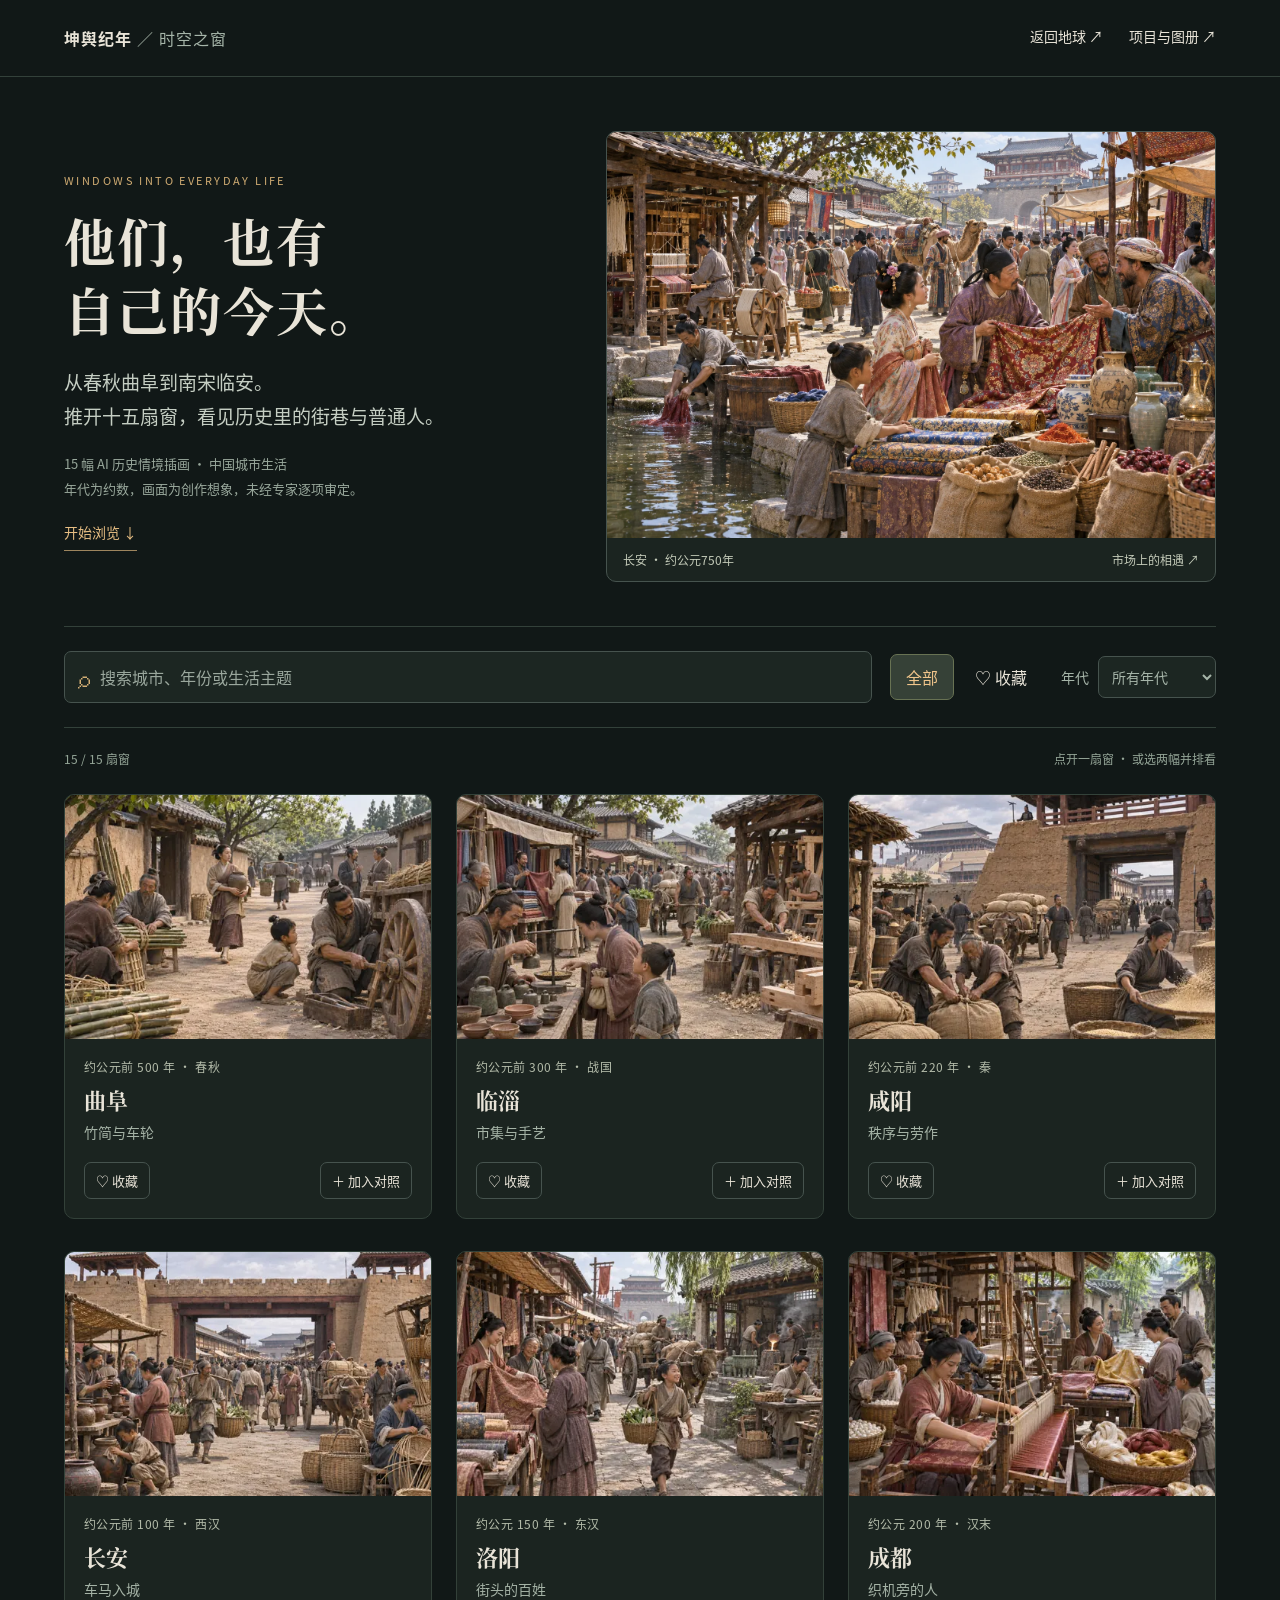
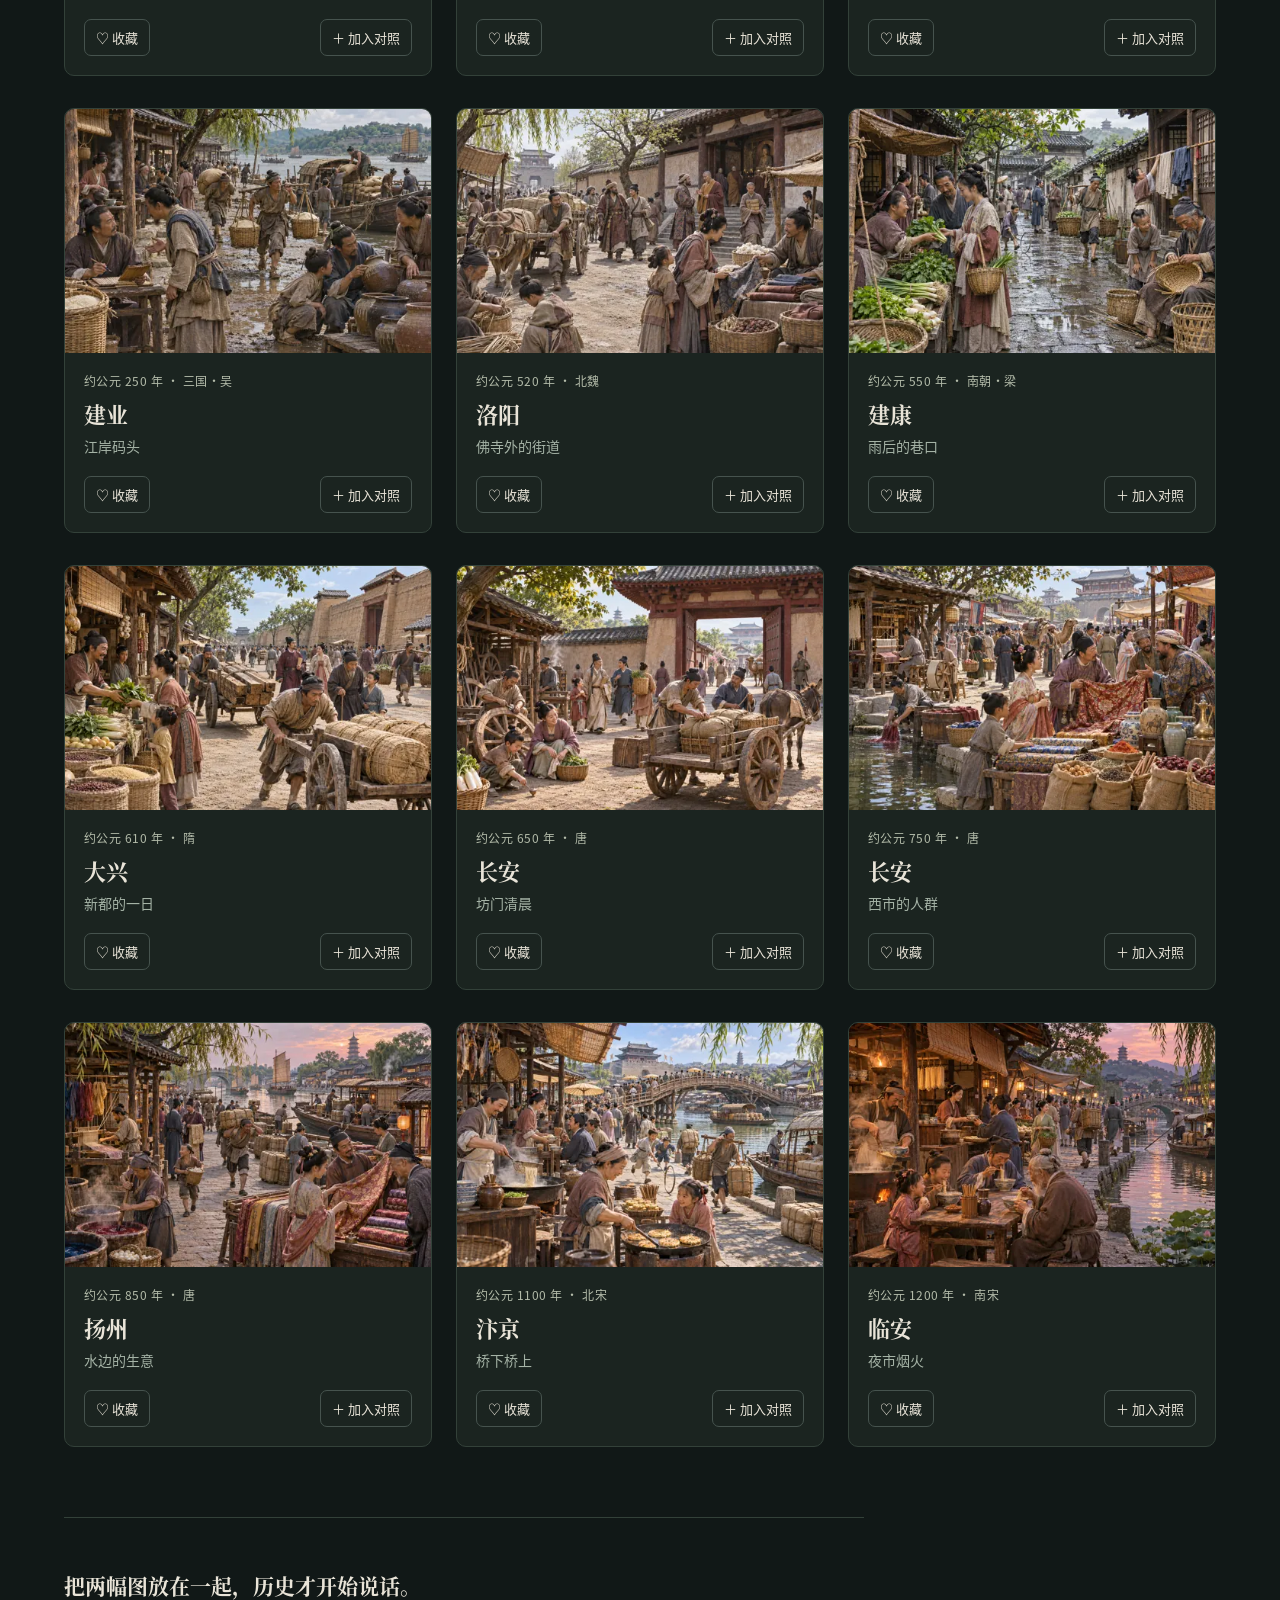
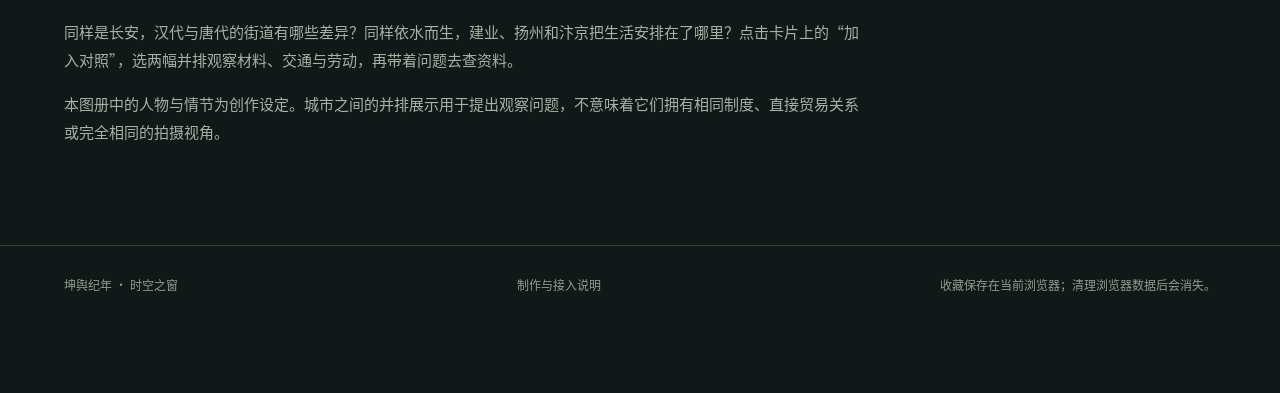
<file: time-windows.html>
<!doctype html>
<html lang="zh-CN"><head><meta charset="utf-8"><meta name="viewport" content="width=device-width,initial-scale=1"><meta name="color-scheme" content="dark"><title>时空之窗 · 15幅城市生活图册 · 坤舆纪年</title><meta name="description" content="从春秋曲阜到南宋临安，浏览15幅城市生活情境插画，放大观察、收藏与并排对照。"><link rel="icon" href="assets/icon.svg"><link rel="stylesheet" href="assets/time-windows/catalog.css"><script defer src="assets/time-windows/data.js"></script><script defer src="assets/time-windows/catalog.js"></script></head>
<body><header><a class="brand" href="index.html">坤舆纪年 <span>／ 时空之窗</span></a><nav><a href="index.html">返回地球 ↗</a><a href="https://github.com/wanglu2016/kunyu-jinian#时空之窗">项目与图册 ↗</a></nav></header>
<main><section class="intro"><div class="introcopy"><p class="eyebrow">WINDOWS INTO EVERYDAY LIFE</p><h1>他们，也有<br>自己的今天。</h1><p class="lead">从春秋曲阜到南宋临安。<br>推开十五扇窗，看见历史里的街巷与普通人。</p><p class="notice">15 幅 AI 历史情境插画 · 中国城市生活<br>年代为约数，画面为创作想象，未经专家逐项审定。</p><a class="startlink" href="#collection">开始浏览 ↓</a></div><figure class="heroimage"><button class="imagebutton" data-open="changan-750" aria-label="打开唐代长安市场大图"><img src="assets/time-windows/images/changan-750.webp" alt="唐代长安市场生活情境插画" width="1536" height="1024" fetchpriority="high"></button><figcaption><span>长安 · 约公元750年</span><span>市场上的相遇 ↗</span></figcaption></figure></section>
<section id="collection" class="tools" aria-label="筛选图册"><label class="search"><span>⌕</span><input id="search" type="search" placeholder="搜索城市、年份或生活主题" aria-label="搜索城市、年份或生活主题"></label><div class="filter" role="group" aria-label="地区"><button class="active" data-region="全部" aria-pressed="true">全部</button><button id="favorites" aria-pressed="false">♡ 收藏</button></div><label class="period">年代<select id="period"><option value="all">所有年代</option><option value="ancient">公元前</option><option value="early">1—599 年</option><option value="tang">600—999 年</option><option value="middle">1000 年以后</option></select></label></section>
<div class="resultline"><p id="count" role="status" aria-live="polite"></p><p>点开一扇窗 · 或选两幅并排看</p></div><div id="grid" class="grid"></div><p id="empty" hidden>没有找到对应场景。试试其他关键词、年代，或取消收藏筛选。</p><noscript><p>请开启 JavaScript 浏览图册，或前往 <a href="https://github.com/wanglu2016/kunyu-jinian#时空之窗">GitHub 查看全部15幅缩略图</a>。</p></noscript>
<section class="essay"><h2>把两幅图放在一起，历史才开始说话。</h2><p>同样是长安，汉代与唐代的街道有哪些差异？同样依水而生，建业、扬州和汴京把生活安排在了哪里？点击卡片上的“加入对照”，选两幅并排观察材料、交通与劳动，再带着问题去查资料。</p><p>本图册中的人物与情节为创作设定。城市之间的并排展示用于提出观察问题，不意味着它们拥有相同制度、直接贸易关系或完全相同的拍摄视角。</p></section></main>
<aside id="comparebar" hidden><span id="selected">已选 0 / 2</span><button id="compare">并排比较</button><button id="clearcompare" class="quiet">清空</button></aside>
<dialog id="viewer" aria-labelledby="dialogtitle"><div class="dialoghead"><h2 id="dialogtitle">一扇时空之窗</h2><div><button id="annotations" class="quiet" aria-pressed="false">隐藏注释</button><button id="close" class="quiet" aria-label="关闭图像">关闭 ×</button></div></div><div id="panels"></div></dialog>
<footer><span>坤舆纪年 · 时空之窗</span><a href="assets/time-windows/README.md">制作与接入说明</a><p>收藏保存在当前浏览器；清理浏览器数据后会消失。</p></footer></body></html>
</file>
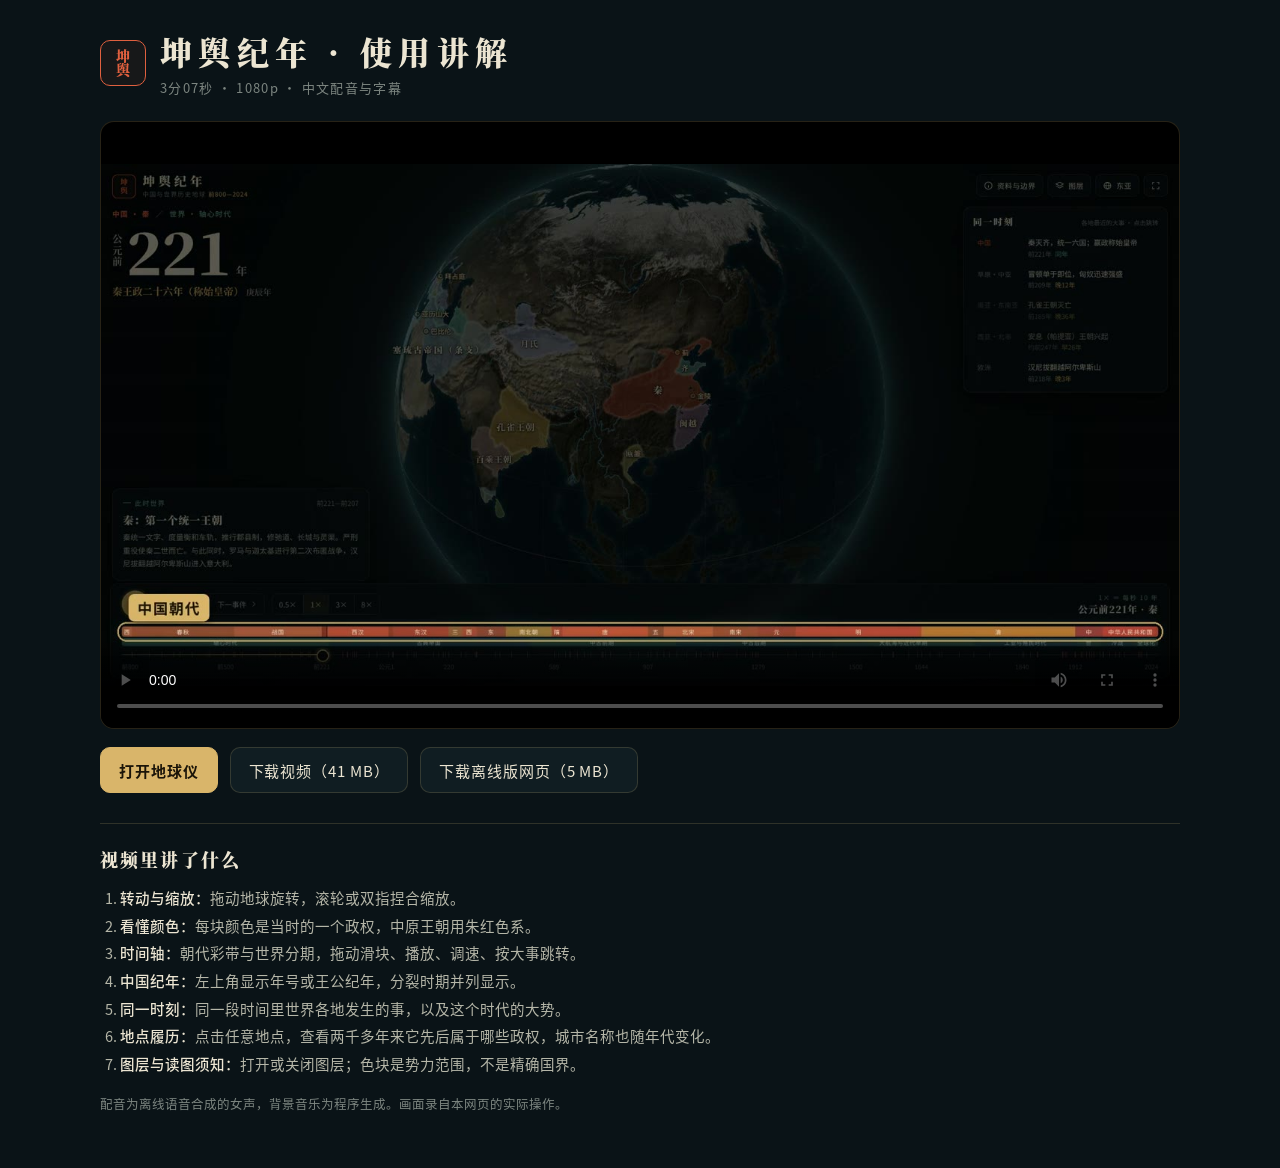
<file: video.html>
<!doctype html>
<html lang="zh-CN">
<head>
<meta charset="utf-8">
<meta name="viewport" content="width=device-width, initial-scale=1, viewport-fit=cover">
<title>坤舆纪年 · 使用讲解</title>
<meta name="description" content="3分钟看懂坤舆纪年：转动地球、拖动时间轴、看中国纪年与同一时刻的世界、点击任意地点查看归属履历。">
<meta property="og:image" content="assets/video-poster.jpg">
<meta name="theme-color" content="#0a1317">
<link rel="icon" href="assets/icon.svg" type="image/svg+xml">
<link rel="stylesheet" href="assets/fonts/fonts.css">
<style>
:root {
  --ink: #0a1317; --panel: #101d22; --line: rgba(214, 186, 122, 0.18);
  --fg: #ece5d2; --fg-2: #b5b6a8; --fg-3: #7d8681; --gold: #d9b56a; --cinnabar: #e0603f; --malachite: #74b39b;
  --serif: "Noto Serif SC", "Songti SC", "STSong", serif;
  --sans: "Noto Sans SC", "PingFang SC", "Microsoft YaHei", system-ui, sans-serif;
  color-scheme: dark;
}
body { margin: 0; background: var(--ink); color: var(--fg); font-family: var(--sans); -webkit-font-smoothing: antialiased; }
main { max-width: 1080px; margin: 0 auto; padding-block: max(28px, env(safe-area-inset-top, 0px)) 40px; padding-left: max(16px, env(safe-area-inset-left, 0px)); padding-right: max(16px, env(safe-area-inset-right, 0px)); }
header { display: flex; align-items: center; gap: 14px; }
.seal { width: 44px; height: 44px; border-radius: 10px; border: 1.5px solid var(--cinnabar); color: var(--cinnabar); display: grid; place-items: center; font-family: var(--serif); font-weight: 900; font-size: 14px; writing-mode: vertical-rl; background: rgba(224, 96, 63, .06); flex: none; }
h1 { margin: 0; font-family: var(--serif); font-weight: 900; font-size: clamp(24px, 4vw, 32px); letter-spacing: .2em; }
header p { margin: 4px 0 0; color: var(--fg-3); font-size: 13px; letter-spacing: .1em; }
.player { margin-top: 24px; border-radius: 14px; overflow: hidden; border: 1px solid var(--line); background: #000; aspect-ratio: 16 / 9; }
video { display: block; width: 100%; height: 100%; }
.actions { display: flex; flex-wrap: wrap; gap: 12px; margin-top: 18px; }
.btn { display: inline-flex; align-items: center; gap: 8px; height: 44px; padding: 0 18px; border-radius: 10px; text-decoration: none; font-size: 15px; letter-spacing: .06em; border: 1px solid var(--line); color: var(--fg); background: var(--panel); }
.btn.primary { background: var(--gold); color: #1a1408; border-color: var(--gold); font-weight: 700; }
.btn:hover { border-color: var(--gold); }
.btn:focus-visible { outline: 2px solid var(--gold); outline-offset: 3px; }
section { margin-top: 30px; padding-top: 22px; border-top: 1px solid var(--line); }
h2 { margin: 0 0 12px; font-family: var(--serif); font-size: 18px; font-weight: 900; letter-spacing: .12em; }
ol { margin: 0; padding-left: 1.4em; color: var(--fg-2); line-height: 1.9; font-size: 14.5px; max-width: 46em; }
ol b { color: var(--fg); font-weight: 500; }
.note { margin-top: 16px; color: var(--fg-3); font-size: 12.5px; line-height: 1.8; max-width: 52em; }
</style>
</head>
<body>
<main>
  <header>
    <div class="seal" aria-hidden="true">坤舆</div>
    <div>
      <h1>坤舆纪年 · 使用讲解</h1>
      <p>3分07秒 · 1080p · 中文配音与字幕</p>
    </div>
  </header>
  <div class="player">
    <video controls preload="metadata" playsinline poster="assets/video-poster.jpg" src="video/kunyu-jinian-guide.mp4">
      你的浏览器不能直接播放这个视频，请用下方按钮下载后观看。
    </video>
  </div>
  <div class="actions">
    <a class="btn primary" href="index.html">打开地球仪</a>
    <a class="btn" href="video/kunyu-jinian-guide.mp4" download="坤舆纪年_使用讲解.mp4">下载视频（41 MB）</a>
    <a class="btn" href="download/kunyu-jinian-site.zip" download>下载离线版网页（5 MB）</a>
  </div>
  <section>
    <h2>视频里讲了什么</h2>
    <ol>
      <li><b>转动与缩放：</b>拖动地球旋转，滚轮或双指捏合缩放。</li>
      <li><b>看懂颜色：</b>每块颜色是当时的一个政权，中原王朝用朱红色系。</li>
      <li><b>时间轴：</b>朝代彩带与世界分期，拖动滑块、播放、调速、按大事跳转。</li>
      <li><b>中国纪年：</b>左上角显示年号或王公纪年，分裂时期并列显示。</li>
      <li><b>同一时刻：</b>同一段时间里世界各地发生的事，以及这个时代的大势。</li>
      <li><b>地点履历：</b>点击任意地点，查看两千多年来它先后属于哪些政权，城市名称也随年代变化。</li>
      <li><b>图层与读图须知：</b>打开或关闭图层；色块是势力范围，不是精确国界。</li>
    </ol>
    <p class="note">配音为离线语音合成的女声，背景音乐为程序生成。画面录自本网页的实际操作。</p>
  </section>
</main>
</body>
</html>
</file>
<file: assets/fonts/fonts.css>
/* Noto Serif SC / Noto Sans SC, subset to the characters used by this project. SIL Open Font License 1.1 (see OFL.txt). */
@font-face { font-family: 'Noto Serif SC'; font-style: normal; font-weight: 500; font-display: swap; src: url('NotoSerifSC-Medium.woff2') format('woff2'); }
@font-face { font-family: 'Noto Serif SC'; font-style: normal; font-weight: 700; font-display: swap; src: url('NotoSerifSC-Bold.woff2') format('woff2'); }
@font-face { font-family: 'Noto Serif SC'; font-style: normal; font-weight: 900; font-display: swap; src: url('NotoSerifSC-Black.woff2') format('woff2'); }
@font-face { font-family: 'Noto Sans SC'; font-style: normal; font-weight: 400; font-display: swap; src: url('NotoSansSC-Regular.woff2') format('woff2'); }
@font-face { font-family: 'Noto Sans SC'; font-style: normal; font-weight: 500; font-display: swap; src: url('NotoSansSC-Medium.woff2') format('woff2'); }
@font-face { font-family: 'Noto Sans SC'; font-style: normal; font-weight: 700; font-display: swap; src: url('NotoSansSC-Bold.woff2') format('woff2'); }
</file>
<file: assets/time-windows/catalog.css>
@import url('../fonts/fonts.css');
:root{color-scheme:dark;font-family:'Noto Sans SC',system-ui,sans-serif;background:#111817;color:#e9e4d8;font-synthesis:none}*{box-sizing:border-box}body{margin:0}a{color:inherit;text-decoration:none}a:hover{text-decoration:underline}button,input,select{font:inherit}button,a,input,select{touch-action:manipulation}button,select{cursor:pointer}button:focus-visible,a:focus-visible,input:focus-visible,select:focus-visible{outline:2px solid #edbc70;outline-offset:4px}button{color:inherit;border:1px solid #46534e;background:#202d28;border-radius:7px;padding:10px 15px}button:hover{background:#34443b}header{max-width:1500px;margin:auto;padding:26px 5vw;display:flex;justify-content:space-between;gap:24px;border-bottom:1px solid #33413a}.brand{font-weight:700;letter-spacing:.06em}.brand span{font-weight:400;color:#a6b5a9}nav{display:flex;gap:26px;font-size:14px}main{max-width:1500px;margin:auto;padding:0 5vw}.intro{padding:68px 0 38px;max-width:920px}.eyebrow{color:#d3ae74;letter-spacing:.22em;font-size:11px}h1{font-family:'Noto Serif SC',serif;font-size:clamp(32px,4.3vw,58px);font-weight:700;line-height:1.35;letter-spacing:.04em;margin:18px 0 22px}.lead{font-size:19px;line-height:1.8;color:#c5cec3}.notice{font-size:13px;line-height:1.9;color:#99a89c;max-width:760px}.tools{display:flex;align-items:center;gap:18px;flex-wrap:wrap;padding:24px 0;border-block:1px solid #33413a}.search{display:flex;align-items:center;gap:10px;background:#1c2622;border:1px solid #46534e;padding:0 13px;border-radius:7px;flex:1;min-width:240px}.search span{font-size:24px;color:#d3ae74}input{width:100%;border:0;background:transparent;color:inherit;padding:13px 0;outline:none}input::placeholder{color:#9aa79d}.filter{display:flex;gap:5px}.filter button{background:transparent;border-color:transparent;white-space:nowrap}.filter button.active{color:#f1c58b;background:#364137;border-color:#687253}.period{display:flex;gap:9px;align-items:center;color:#a6b5a9;font-size:14px}select{padding:9px;background:#1c2622;color:inherit;border:1px solid #46534e;border-radius:7px}.resultline{display:flex;justify-content:space-between;gap:12px;font-size:12px;color:#95a698;padding:10px 0 15px}.grid{display:grid;grid-template-columns:repeat(3,minmax(0,1fr));gap:32px 24px}.card{background:#1b2420;border:1px solid #334139;border-radius:10px;overflow:hidden}.imagebutton{padding:0;border:0;border-radius:0;display:block;width:100%;aspect-ratio:3/2;background:#26342b;overflow:hidden}.imagebutton img{width:100%;height:100%;object-fit:cover;display:block;transition:transform .5s}.imagebutton:hover img{transform:scale(1.035)}.cardbody{padding:19px}.meta{font-size:12px;color:#b4bcaa;margin:0 0 9px;letter-spacing:.04em}.card h2{font-family:'Noto Serif SC',serif;font-size:22px;margin:0 0 7px}.subtitle{color:#a5b3a6;font-size:14px;margin:0 0 20px}.actions{display:flex;justify-content:space-between;gap:8px}.actions button{font-size:13px;padding:8px 11px;background:transparent}.actions button[aria-pressed=true]{border-color:#c6a76a;color:#f1c58b}.essay{margin:70px 0 48px;padding:35px 0;border-top:1px solid #334139;max-width:800px}.essay h2{font-size:21px;font-family:'Noto Serif SC',serif}.essay p{line-height:1.9;color:#a5b3a6;font-size:15px}footer{border-top:1px solid #334139;padding:30px 5vw 100px;color:#8f9f92;font-size:12px;display:flex;justify-content:space-between;gap:20px;flex-wrap:wrap}footer p{margin:0}#comparebar{position:fixed;bottom:20px;left:50%;transform:translateX(-50%);display:flex;gap:15px;align-items:center;border:1px solid #7b8065;padding:12px 15px;background:#28382ff5;border-radius:12px;box-shadow:0 15px 55px #0009;z-index:10;white-space:nowrap}#comparebar[hidden]{display:none}.quiet{background:transparent;border-color:#506057;font-size:13px}dialog{max-width:1500px;width:95vw;max-height:94dvh;background:#121c17;color:inherit;padding:20px;border:1px solid #63705e;border-radius:12px}dialog::backdrop{background:#030806e8;backdrop-filter:blur(8px)}.dialoghead{display:flex;align-items:center;justify-content:space-between;gap:12px;margin-bottom:20px}.dialoghead h2{font-size:17px;margin:0}.dialoghead>div{display:flex;gap:7px}#panels{display:grid;grid-template-columns:repeat(var(--columns,1),minmax(0,1fr));gap:22px}.large{display:block;width:100%;max-height:68dvh;object-fit:contain;background:#07110b;border-radius:5px}.details{padding:15px 3px}.details h3{font-family:'Noto Serif SC',serif;font-size:23px;margin:0 0 8px}.details p{line-height:1.9;font-size:14px;color:#b1beaf}.details .uncertain{font-size:12px;color:#8fa08e}.detailactions{display:flex;gap:14px;flex-wrap:wrap;font-size:13px;color:#e6bc7a}.related{display:flex;gap:8px;flex-wrap:wrap;margin-top:16px}.related button{font-size:12px;padding:7px 10px}dialog.no-notes .details{display:none}#empty{text-align:center;padding:60px;color:#bec8b8}
@media(min-width:1500px){.grid{grid-template-columns:repeat(4,minmax(0,1fr))}}@media(max-width:900px){.grid{grid-template-columns:repeat(2,minmax(0,1fr))}.intro{padding-top:45px}.tools{gap:13px}.search{flex-basis:100%}#panels{grid-template-columns:1fr}.large{max-height:62dvh}}@media(max-width:520px){header{padding:21px 5vw;gap:15px;align-items:start;flex-direction:column}nav{font-size:13px}.intro{padding-top:32px}.lead{font-size:16px}.grid{grid-template-columns:1fr;gap:22px}.filter{width:100%;justify-content:space-between}.filter button{padding:9px 10px}.resultline{font-size:11px}.resultline p:last-child{max-width:130px;text-align:right}#comparebar{gap:8px;max-width:96vw;font-size:12px;padding:10px}#comparebar button{padding:9px}.dialoghead{align-items:start}.dialoghead h2{font-size:14px}.dialoghead>div{flex-direction:column}dialog{padding:13px}.essay{margin-top:40px}}@media(prefers-reduced-motion:reduce){*,*::before,*::after{animation:none!important;transition:none!important;scroll-behavior:auto!important}}

/* Fifteen-scene edition */
.intro{display:grid;grid-template-columns:.9fr 1.1fr;gap:42px;align-items:center;max-width:none;padding:54px 0 44px}.introcopy{padding:8px 0}.intro h1{font-size:clamp(34px,4vw,57px);margin:18px 0 20px}.heroimage{margin:0;border:1px solid #46534e;border-radius:10px;overflow:hidden;background:#1b2420}.heroimage .imagebutton{aspect-ratio:3/2}.heroimage figcaption{display:flex;justify-content:space-between;gap:12px;padding:13px 16px;font-size:12px;color:#c4cbb9}.startlink{display:inline-block;color:#e7be83;border-bottom:1px solid #9e855e;padding:8px 0;font-size:14px}.question{border-left:2px solid #b39968;padding-left:13px;color:#e4c99d!important}.tools{scroll-margin-top:20px}.tbtn{text-decoration:none}button:disabled{opacity:.45;cursor:default}.filter{margin-left:auto}@media(max-width:800px){.intro{grid-template-columns:1fr;gap:25px;padding-top:30px}.intro h1 br{display:none}.intro h1{font-size:clamp(30px,6vw,43px)}.intro .lead br{display:none}.heroimage{max-width:650px}.introcopy{max-width:640px}.filter{margin-left:0}}
</file>
